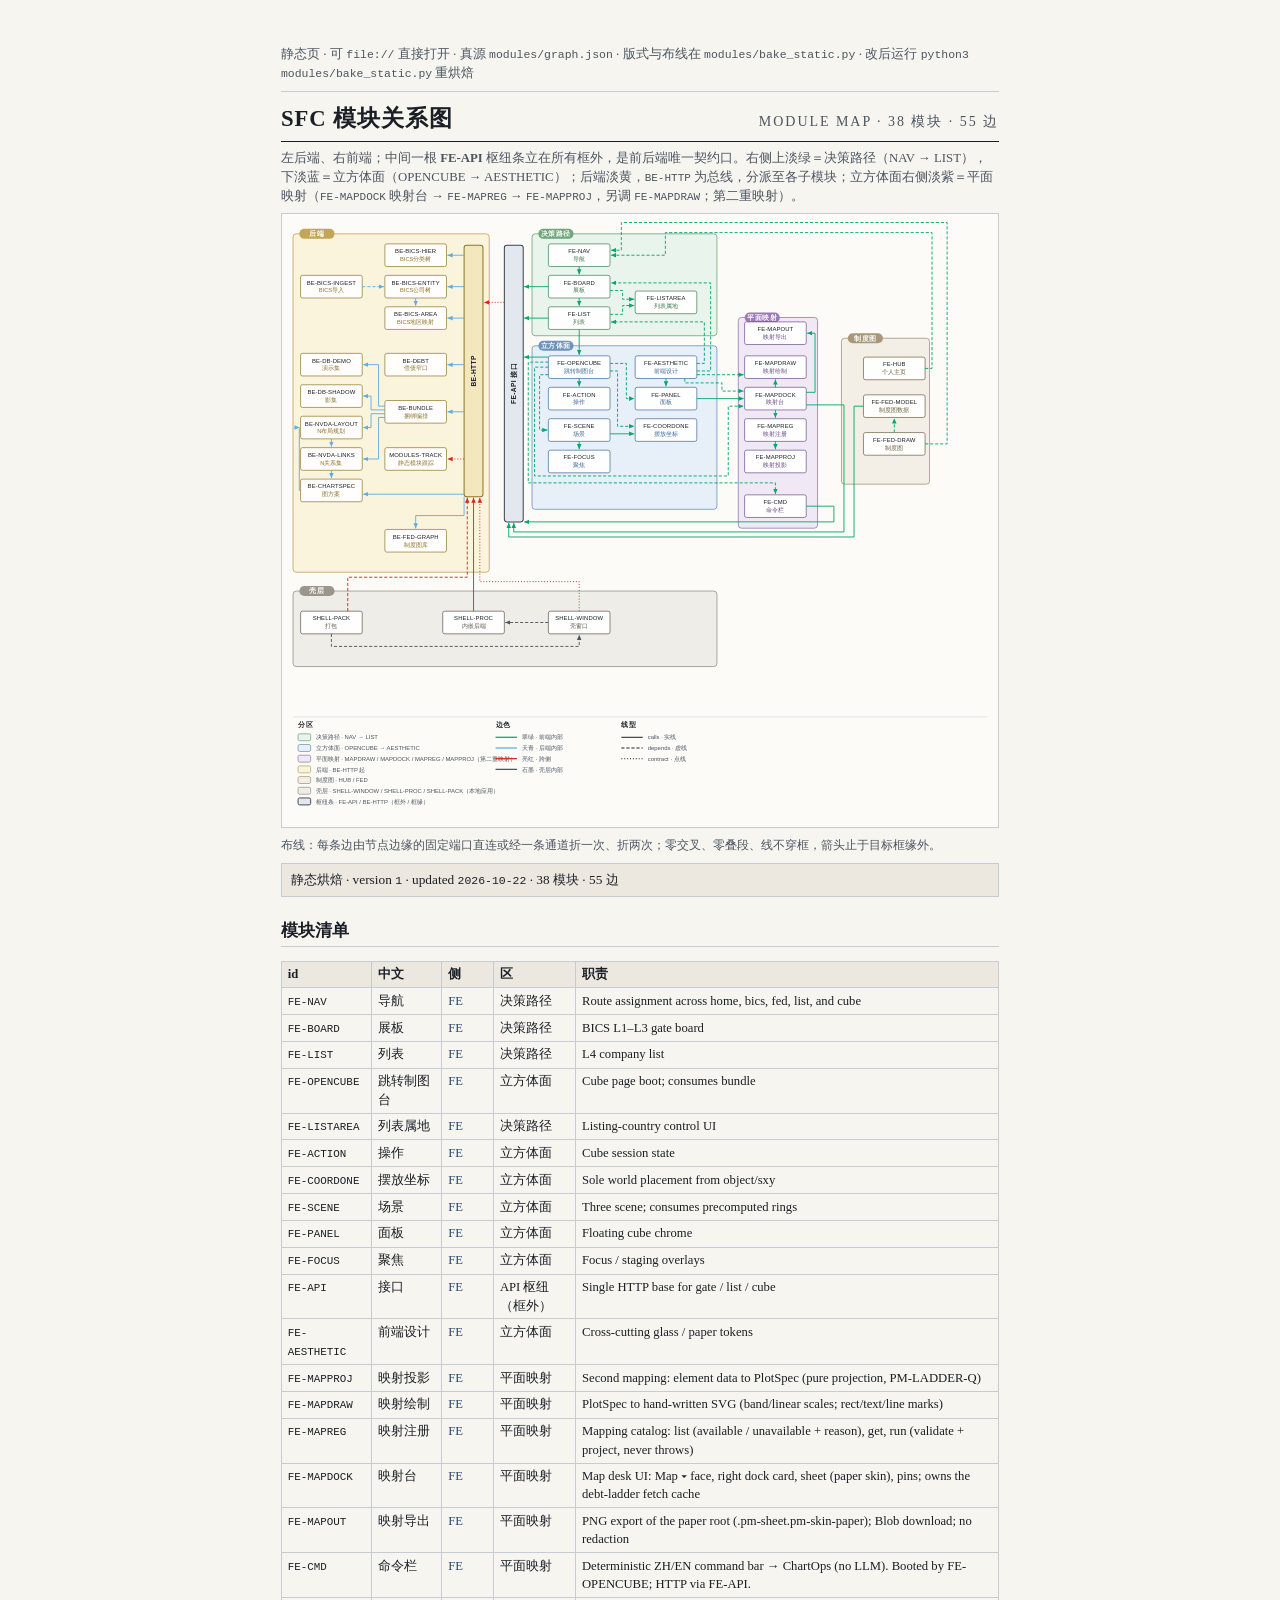
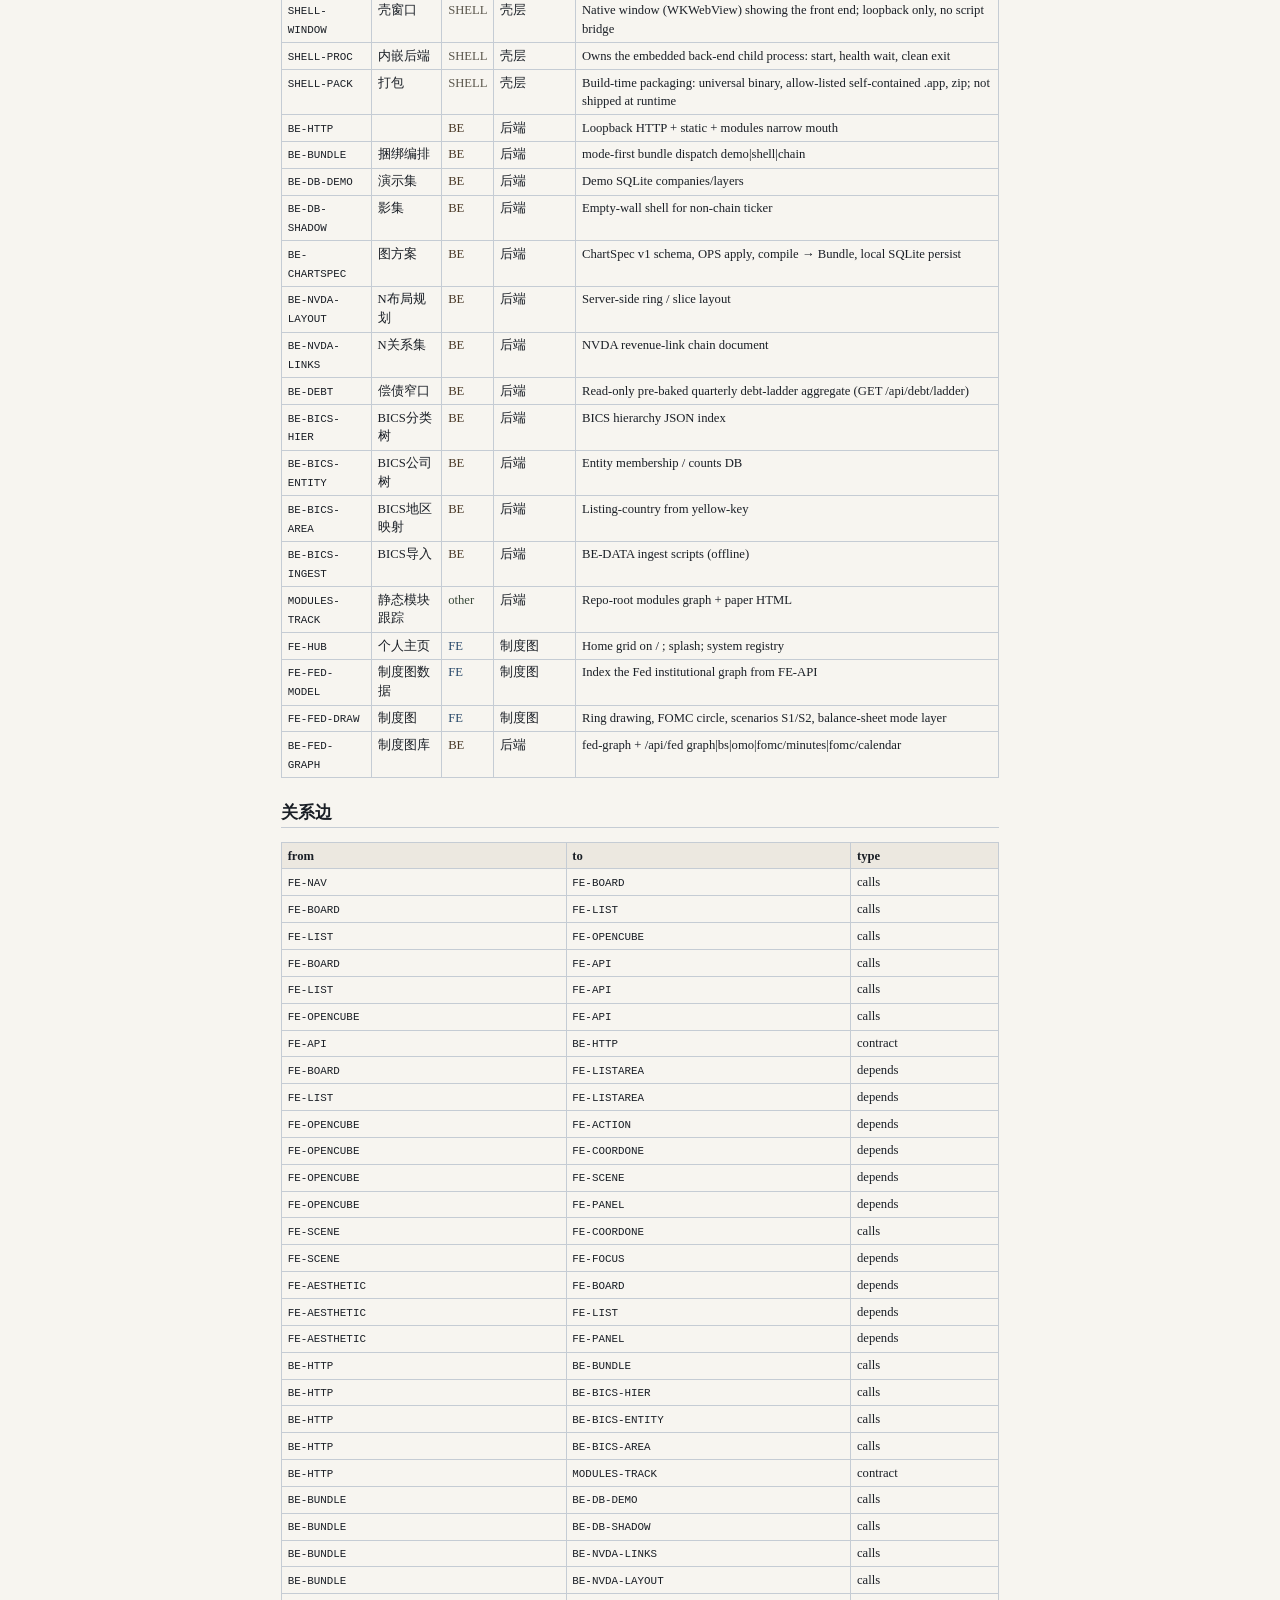
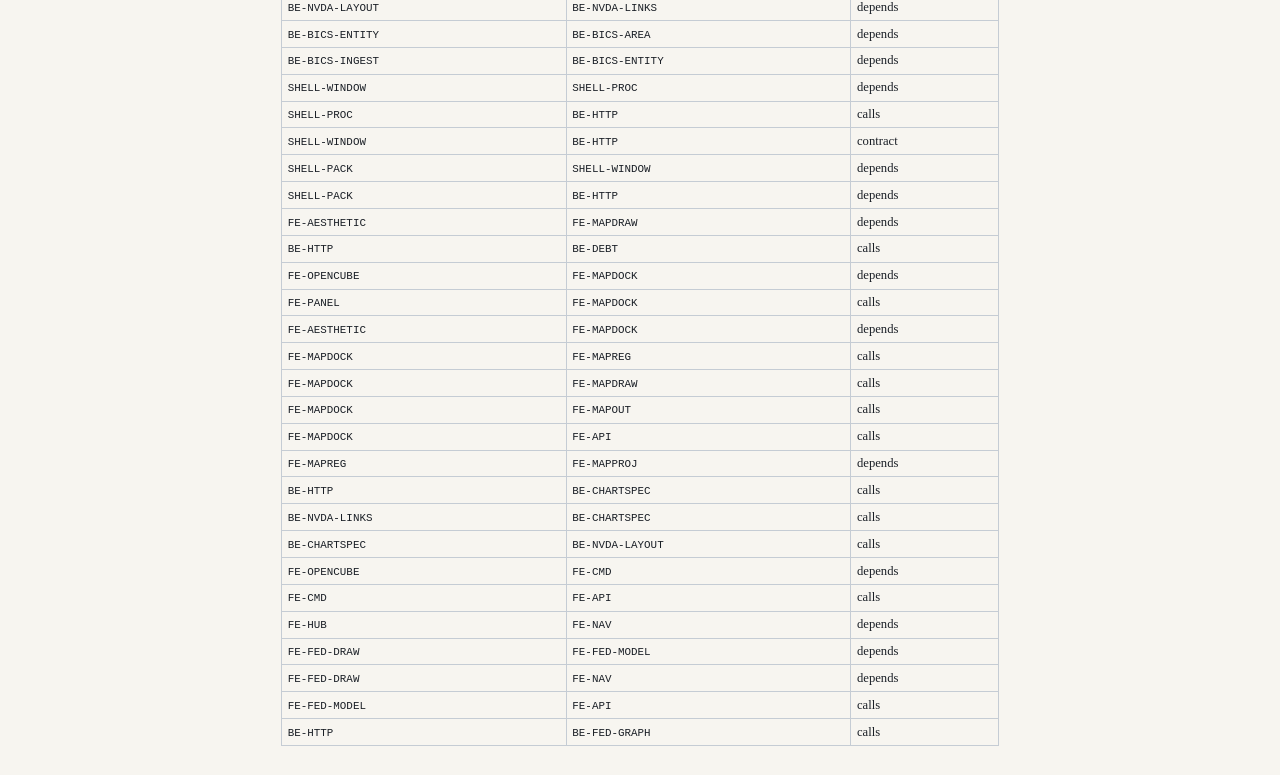
<file: modules/index.html>
<!DOCTYPE html>
<html lang="zh-CN">
<head>
<meta charset="utf-8">
<title>SFC 静态模块关系图</title>
<style>
:root {
  --paper: #f7f5f0;
  --ink: #1a1f26;
  --muted: #4a5560;
  --rule: #c5ccd4;
  --fill: #ece8e0;
  --fe: #2a4a6a;
  --be: #4a3a28;
  --other: #3a4a3a;
}
@page { size: A4; margin: 10mm; }
* { box-sizing: border-box; }
body {
  margin: 0 auto;
  padding: 10mm 10mm 16mm;
  max-width: 210mm;
  color: var(--ink);
  background: var(--paper);
  font-family: "Iowan Old Style", "Palatino Linotype", Palatino, "Songti SC", "Noto Serif SC", serif;
  font-size: 11pt;
  line-height: 1.45;
}
header.head { display: flex; align-items: baseline; justify-content: space-between; gap: 1em;
  border-bottom: 1.5px solid var(--ink); padding-bottom: 0.35em; margin-bottom: 0.5em; }
h1 { font-size: 17pt; font-weight: 600; letter-spacing: 0.04em; margin: 0; }
.brand { letter-spacing: 0.14em; font-size: 10.5pt; margin: 0; color: var(--muted); }
h2 { font-size: 12.5pt; border-bottom: 1px solid var(--rule); padding-bottom: 0.15em; margin-top: 1.35em; }
p { margin: 0.45em 0; }
.cover-meta, .lede, .status { color: var(--muted); font-size: 9.6pt; }
.lede { margin: 0.2em 0 0.6em; }
.no-print { font-size: 10pt; color: var(--muted); border-bottom: 1px solid var(--rule); padding-bottom: 0.6em; margin-bottom: 0.8em; }
table { width: 100%; border-collapse: collapse; font-size: 9.5pt; margin: 0.6em 0 1em; }
th, td { border: 1px solid var(--rule); padding: 0.28em 0.45em; text-align: left; vertical-align: top; }
th { background: var(--fill); font-weight: 600; }
code { font-family: "SF Mono", ui-monospace, Menlo, Consolas, monospace; font-size: 0.86em; }
.badge { display: inline-block; border: 1px solid var(--rule); background: var(--fill); padding: 0.05em 0.4em; font-size: 9pt; }
.callout { background: var(--fill); border: 1px solid var(--rule); padding: 0.45em 0.65em; margin: 0.7em 0; font-size: 10pt; }
.fig { margin: 0.4em 0 0.6em; border: 1px solid var(--rule); background: #fcfbf8; padding: 0.4em 0.4em 0.2em; }
.fig svg { display: block; width: 100%; height: auto; }
.fig-cap { font-size: 9pt; color: var(--muted); margin: 0.5em 0 0; }
.tables { break-before: page; }
.side-FE { color: var(--fe); }
.side-BE { color: var(--be); }
.side-SHELL { color: #5b574c; }
.side-other { color: var(--other); }
@media print {
  body { background: white; padding: 0; max-width: none; }
  .no-print { display: none; }
  .fig { background: white; }
}
</style>
</head>
<body>
<p class="no-print">静态页 · 可 <code>file://</code> 直接打开 · 真源 <code>modules/graph.json</code> · 版式与布线在 <code>modules/bake_static.py</code> · 改后运行 <code>python3 modules/bake_static.py</code> 重烘焙</p>
<header class="head">
  <h1>SFC 模块关系图</h1>
  <p class="brand">MODULE MAP · 38 模块 · 55 边</p>
</header>
<p class="lede">左后端、右前端；中间一根 <strong>FE-API</strong> 枢纽条立在所有框外，是前后端唯一契约口。右侧上淡绿＝决策路径（NAV → LIST），下淡蓝＝立方体面（OPENCUBE → AESTHETIC）；后端淡黄，<code>BE-HTTP</code> 为总线，分派至各子模块；立方体面右侧淡紫＝平面映射（<code>FE-MAPDOCK</code> 映射台 → <code>FE-MAPREG</code> → <code>FE-MAPPROJ</code>，另调 <code>FE-MAPDRAW</code>；第二重映射）。</p>

<div class="fig" id="fig">
<svg id="graph-svg" viewBox="0 0 1120 960" xmlns="http://www.w3.org/2000/svg" role="img" aria-label="SFC module relation graph" font-family="'Helvetica Neue', Helvetica, Arial, 'PingFang SC', sans-serif"><defs><marker id="arrow-fe" viewBox="0 0 12 12" refX="11" refY="6" markerWidth="9" markerHeight="9" markerUnits="userSpaceOnUse" orient="auto"><path d="M0 1.2 L11 6 L0 10.8 z" fill="#00a86b"/></marker><marker id="arrow-be" viewBox="0 0 12 12" refX="11" refY="6" markerWidth="9" markerHeight="9" markerUnits="userSpaceOnUse" orient="auto"><path d="M0 1.2 L11 6 L0 10.8 z" fill="#5dade2"/></marker><marker id="arrow-x" viewBox="0 0 12 12" refX="11" refY="6" markerWidth="9" markerHeight="9" markerUnits="userSpaceOnUse" orient="auto"><path d="M0 1.2 L11 6 L0 10.8 z" fill="#e02020"/></marker><marker id="arrow-shell" viewBox="0 0 12 12" refX="11" refY="6" markerWidth="9" markerHeight="9" markerUnits="userSpaceOnUse" orient="auto"><path d="M0 1.2 L11 6 L0 10.8 z" fill="#4a5560"/></marker></defs><rect x="8" y="22" width="312" height="538" rx="5" fill="#fbf4dd" stroke="#c2a557" stroke-width="1.3"/><rect x="388" y="22" width="294" height="162" rx="5" fill="#e9f5ec" stroke="#6fa77c" stroke-width="1.3"/><rect x="388" y="200" width="294" height="260" rx="5" fill="#e7f0f9" stroke="#6f94bb" stroke-width="1.3"/><rect x="716" y="155" width="126" height="335" rx="5" fill="#f0e9f5" stroke="#9b7bb8" stroke-width="1.3"/><rect x="880" y="188" width="140" height="232" rx="5" fill="#f4efe6" stroke="#a89878" stroke-width="1.3"/><rect x="8" y="590" width="674" height="120" rx="5" fill="#eeede8" stroke="#9a968a" stroke-width="1.3"/><rect x="18" y="14" width="56" height="16" rx="8" fill="#c2a557"/><text x="46" y="25.6" text-anchor="middle" font-family="'Iowan Old Style', 'Palatino Linotype', Palatino, 'Songti SC', 'Noto Serif SC', serif" font-size="10.5" font-weight="700" fill="#ffffff" letter-spacing="0.08em">后端</text><rect x="398" y="14" width="56" height="16" rx="8" fill="#6fa77c"/><text x="426" y="25.6" text-anchor="middle" font-family="'Iowan Old Style', 'Palatino Linotype', Palatino, 'Songti SC', 'Noto Serif SC', serif" font-size="10.5" font-weight="700" fill="#ffffff" letter-spacing="0.08em">决策路径</text><rect x="398" y="192" width="56" height="16" rx="8" fill="#6f94bb"/><text x="426" y="203.6" text-anchor="middle" font-family="'Iowan Old Style', 'Palatino Linotype', Palatino, 'Songti SC', 'Noto Serif SC', serif" font-size="10.5" font-weight="700" fill="#ffffff" letter-spacing="0.08em">立方体面</text><rect x="726" y="147" width="56" height="16" rx="8" fill="#9b7bb8"/><text x="754" y="158.6" text-anchor="middle" font-family="'Iowan Old Style', 'Palatino Linotype', Palatino, 'Songti SC', 'Noto Serif SC', serif" font-size="10.5" font-weight="700" fill="#ffffff" letter-spacing="0.08em">平面映射</text><rect x="890" y="180" width="56" height="16" rx="8" fill="#a89878"/><text x="918" y="191.6" text-anchor="middle" font-family="'Iowan Old Style', 'Palatino Linotype', Palatino, 'Songti SC', 'Noto Serif SC', serif" font-size="10.5" font-weight="700" fill="#ffffff" letter-spacing="0.08em">制度图</text><rect x="18" y="582" width="56" height="16" rx="8" fill="#9a968a"/><text x="46" y="593.6" text-anchor="middle" font-family="'Iowan Old Style', 'Palatino Linotype', Palatino, 'Songti SC', 'Noto Serif SC', serif" font-size="10.5" font-weight="700" fill="#ffffff" letter-spacing="0.08em">壳层</text><g><title>BE-HTTP — Loopback HTTP + static + modules narrow mouth</title><rect x="280" y="40" width="30" height="400" rx="4" fill="#f3e7bd" stroke="#8c7326" stroke-width="1.6"/><text transform="translate(298.4 240) rotate(-90)" text-anchor="middle" font-size="10.5" font-weight="700" letter-spacing="0.06em" fill="#1a1f26">BE-HTTP</text></g><g><title>BE-DEBT — Read-only pre-baked quarterly debt-ladder aggregate (GET /api/debt/ladder)</title><rect x="154" y="212" width="98" height="36" rx="3" fill="#ffffff" fill-opacity="0.94" stroke="#8c7326" stroke-width="1.1"/><text x="203" y="226.8" text-anchor="middle" font-size="9.4" fill="#1a1f26" letter-spacing="0.02em">BE-DEBT</text><text x="203" y="239.2" text-anchor="middle" font-size="9" fill="#8c7326">偿债窄口</text></g><g><title>BE-BICS-HIER — BICS hierarchy JSON index</title><rect x="154" y="38" width="98" height="36" rx="3" fill="#ffffff" fill-opacity="0.94" stroke="#8c7326" stroke-width="1.1"/><text x="203" y="52.8" text-anchor="middle" font-size="9.4" fill="#1a1f26" letter-spacing="0.02em">BE-BICS-HIER</text><text x="203" y="65.2" text-anchor="middle" font-size="9" fill="#8c7326">BICS分类树</text></g><g><title>BE-BICS-ENTITY — Entity membership / counts DB</title><rect x="154" y="88" width="98" height="36" rx="3" fill="#ffffff" fill-opacity="0.94" stroke="#8c7326" stroke-width="1.1"/><text x="203" y="102.8" text-anchor="middle" font-size="9.4" fill="#1a1f26" letter-spacing="0.02em">BE-BICS-ENTITY</text><text x="203" y="115.2" text-anchor="middle" font-size="9" fill="#8c7326">BICS公司树</text></g><g><title>BE-BICS-INGEST — BE-DATA ingest scripts (offline)</title><rect x="20" y="88" width="98" height="36" rx="3" fill="#ffffff" fill-opacity="0.94" stroke="#8c7326" stroke-width="1.1"/><text x="69" y="102.8" text-anchor="middle" font-size="9.4" fill="#1a1f26" letter-spacing="0.02em">BE-BICS-INGEST</text><text x="69" y="115.2" text-anchor="middle" font-size="9" fill="#8c7326">BICS导入</text></g><g><title>BE-BICS-AREA — Listing-country from yellow-key</title><rect x="154" y="138" width="98" height="36" rx="3" fill="#ffffff" fill-opacity="0.94" stroke="#8c7326" stroke-width="1.1"/><text x="203" y="152.8" text-anchor="middle" font-size="9.4" fill="#1a1f26" letter-spacing="0.02em">BE-BICS-AREA</text><text x="203" y="165.2" text-anchor="middle" font-size="9" fill="#8c7326">BICS地区映射</text></g><g><title>BE-BUNDLE — mode-first bundle dispatch demo|shell|chain</title><rect x="154" y="287" width="98" height="36" rx="3" fill="#ffffff" fill-opacity="0.94" stroke="#8c7326" stroke-width="1.1"/><text x="203" y="301.8" text-anchor="middle" font-size="9.4" fill="#1a1f26" letter-spacing="0.02em">BE-BUNDLE</text><text x="203" y="314.2" text-anchor="middle" font-size="9" fill="#8c7326">捆绑编排</text></g><g><title>BE-CHARTSPEC — ChartSpec v1 schema, OPS apply, compile → Bundle, local SQLite persist</title><rect x="20" y="412" width="98" height="36" rx="3" fill="#ffffff" fill-opacity="0.94" stroke="#8c7326" stroke-width="1.1"/><text x="69" y="426.8" text-anchor="middle" font-size="9.4" fill="#1a1f26" letter-spacing="0.02em">BE-CHARTSPEC</text><text x="69" y="439.2" text-anchor="middle" font-size="9" fill="#8c7326">图方案</text></g><g><title>BE-DB-DEMO — Demo SQLite companies/layers</title><rect x="20" y="212" width="98" height="36" rx="3" fill="#ffffff" fill-opacity="0.94" stroke="#8c7326" stroke-width="1.1"/><text x="69" y="226.8" text-anchor="middle" font-size="9.4" fill="#1a1f26" letter-spacing="0.02em">BE-DB-DEMO</text><text x="69" y="239.2" text-anchor="middle" font-size="9" fill="#8c7326">演示集</text></g><g><title>BE-DB-SHADOW — Empty-wall shell for non-chain ticker</title><rect x="20" y="262" width="98" height="36" rx="3" fill="#ffffff" fill-opacity="0.94" stroke="#8c7326" stroke-width="1.1"/><text x="69" y="276.8" text-anchor="middle" font-size="9.4" fill="#1a1f26" letter-spacing="0.02em">BE-DB-SHADOW</text><text x="69" y="289.2" text-anchor="middle" font-size="9" fill="#8c7326">影集</text></g><g><title>BE-NVDA-LAYOUT — Server-side ring / slice layout</title><rect x="20" y="312" width="98" height="36" rx="3" fill="#ffffff" fill-opacity="0.94" stroke="#8c7326" stroke-width="1.1"/><text x="69" y="326.8" text-anchor="middle" font-size="9.4" fill="#1a1f26" letter-spacing="0.02em">BE-NVDA-LAYOUT</text><text x="69" y="339.2" text-anchor="middle" font-size="9" fill="#8c7326">N布局规划</text></g><g><title>BE-NVDA-LINKS — NVDA revenue-link chain document</title><rect x="20" y="362" width="98" height="36" rx="3" fill="#ffffff" fill-opacity="0.94" stroke="#8c7326" stroke-width="1.1"/><text x="69" y="376.8" text-anchor="middle" font-size="9.4" fill="#1a1f26" letter-spacing="0.02em">BE-NVDA-LINKS</text><text x="69" y="389.2" text-anchor="middle" font-size="9" fill="#8c7326">N关系集</text></g><g><title>MODULES-TRACK — Repo-root modules graph + paper HTML</title><rect x="154" y="362" width="98" height="36" rx="3" fill="#ffffff" fill-opacity="0.94" stroke="#8c7326" stroke-width="1.1"/><text x="203" y="376.8" text-anchor="middle" font-size="9.4" fill="#1a1f26" letter-spacing="0.02em">MODULES-TRACK</text><text x="203" y="389.2" text-anchor="middle" font-size="9" fill="#8c7326">静态模块跟踪</text></g><g><title>FE-API — Single HTTP base for gate / list / cube</title><rect x="344" y="40" width="30" height="440" rx="4" fill="#e3e8ee" stroke="#3a4552" stroke-width="1.6"/><text transform="translate(362.4 260) rotate(-90)" text-anchor="middle" font-size="10.5" font-weight="700" letter-spacing="0.06em" fill="#1a1f26">FE-API 接口</text></g><g><title>FE-NAV — Route assignment across home, bics, fed, list, and cube</title><rect x="414" y="38" width="98" height="36" rx="3" fill="#ffffff" fill-opacity="0.94" stroke="#3f7a4d" stroke-width="1.1"/><text x="463" y="52.8" text-anchor="middle" font-size="9.4" fill="#1a1f26" letter-spacing="0.02em">FE-NAV</text><text x="463" y="65.2" text-anchor="middle" font-size="9" fill="#3f7a4d">导航</text></g><g><title>FE-BOARD — BICS L1–L3 gate board</title><rect x="414" y="88" width="98" height="36" rx="3" fill="#ffffff" fill-opacity="0.94" stroke="#3f7a4d" stroke-width="1.1"/><text x="463" y="102.8" text-anchor="middle" font-size="9.4" fill="#1a1f26" letter-spacing="0.02em">FE-BOARD</text><text x="463" y="115.2" text-anchor="middle" font-size="9" fill="#3f7a4d">展板</text></g><g><title>FE-LIST — L4 company list</title><rect x="414" y="138" width="98" height="36" rx="3" fill="#ffffff" fill-opacity="0.94" stroke="#3f7a4d" stroke-width="1.1"/><text x="463" y="152.8" text-anchor="middle" font-size="9.4" fill="#1a1f26" letter-spacing="0.02em">FE-LIST</text><text x="463" y="165.2" text-anchor="middle" font-size="9" fill="#3f7a4d">列表</text></g><g><title>FE-LISTAREA — Listing-country control UI</title><rect x="552" y="113" width="98" height="36" rx="3" fill="#ffffff" fill-opacity="0.94" stroke="#3f7a4d" stroke-width="1.1"/><text x="601" y="127.8" text-anchor="middle" font-size="9.4" fill="#1a1f26" letter-spacing="0.02em">FE-LISTAREA</text><text x="601" y="140.2" text-anchor="middle" font-size="9" fill="#3f7a4d">列表属地</text></g><g><title>FE-OPENCUBE — Cube page boot; consumes bundle</title><rect x="414" y="216" width="98" height="36" rx="3" fill="#ffffff" fill-opacity="0.94" stroke="#3d6896" stroke-width="1.1"/><text x="463" y="230.8" text-anchor="middle" font-size="9.4" fill="#1a1f26" letter-spacing="0.02em">FE-OPENCUBE</text><text x="463" y="243.2" text-anchor="middle" font-size="9" fill="#3d6896">跳转制图台</text></g><g><title>FE-AESTHETIC — Cross-cutting glass / paper tokens</title><rect x="552" y="216" width="98" height="36" rx="3" fill="#ffffff" fill-opacity="0.94" stroke="#3d6896" stroke-width="1.1"/><text x="601" y="230.8" text-anchor="middle" font-size="9.4" fill="#1a1f26" letter-spacing="0.02em">FE-AESTHETIC</text><text x="601" y="243.2" text-anchor="middle" font-size="9" fill="#3d6896">前端设计</text></g><g><title>FE-ACTION — Cube session state</title><rect x="414" y="266" width="98" height="36" rx="3" fill="#ffffff" fill-opacity="0.94" stroke="#3d6896" stroke-width="1.1"/><text x="463" y="280.8" text-anchor="middle" font-size="9.4" fill="#1a1f26" letter-spacing="0.02em">FE-ACTION</text><text x="463" y="293.2" text-anchor="middle" font-size="9" fill="#3d6896">操作</text></g><g><title>FE-PANEL — Floating cube chrome</title><rect x="552" y="266" width="98" height="36" rx="3" fill="#ffffff" fill-opacity="0.94" stroke="#3d6896" stroke-width="1.1"/><text x="601" y="280.8" text-anchor="middle" font-size="9.4" fill="#1a1f26" letter-spacing="0.02em">FE-PANEL</text><text x="601" y="293.2" text-anchor="middle" font-size="9" fill="#3d6896">面板</text></g><g><title>FE-SCENE — Three scene; consumes precomputed rings</title><rect x="414" y="316" width="98" height="36" rx="3" fill="#ffffff" fill-opacity="0.94" stroke="#3d6896" stroke-width="1.1"/><text x="463" y="330.8" text-anchor="middle" font-size="9.4" fill="#1a1f26" letter-spacing="0.02em">FE-SCENE</text><text x="463" y="343.2" text-anchor="middle" font-size="9" fill="#3d6896">场景</text></g><g><title>FE-COORDONE — Sole world placement from object/sxy</title><rect x="552" y="316" width="98" height="36" rx="3" fill="#ffffff" fill-opacity="0.94" stroke="#3d6896" stroke-width="1.1"/><text x="601" y="330.8" text-anchor="middle" font-size="9.4" fill="#1a1f26" letter-spacing="0.02em">FE-COORDONE</text><text x="601" y="343.2" text-anchor="middle" font-size="9" fill="#3d6896">摆放坐标</text></g><g><title>FE-FOCUS — Focus / staging overlays</title><rect x="414" y="366" width="98" height="36" rx="3" fill="#ffffff" fill-opacity="0.94" stroke="#3d6896" stroke-width="1.1"/><text x="463" y="380.8" text-anchor="middle" font-size="9.4" fill="#1a1f26" letter-spacing="0.02em">FE-FOCUS</text><text x="463" y="393.2" text-anchor="middle" font-size="9" fill="#3d6896">聚焦</text></g><g><title>FE-MAPOUT — PNG export of the paper root (.pm-sheet.pm-skin-paper); Blob download; no redaction</title><rect x="726" y="162" width="98" height="36" rx="3" fill="#ffffff" fill-opacity="0.94" stroke="#6b4a8a" stroke-width="1.1"/><text x="775" y="176.8" text-anchor="middle" font-size="9.4" fill="#1a1f26" letter-spacing="0.02em">FE-MAPOUT</text><text x="775" y="189.2" text-anchor="middle" font-size="9" fill="#6b4a8a">映射导出</text></g><g><title>FE-MAPDRAW — PlotSpec to hand-written SVG (band/linear scales; rect/text/line marks)</title><rect x="726" y="216" width="98" height="36" rx="3" fill="#ffffff" fill-opacity="0.94" stroke="#6b4a8a" stroke-width="1.1"/><text x="775" y="230.8" text-anchor="middle" font-size="9.4" fill="#1a1f26" letter-spacing="0.02em">FE-MAPDRAW</text><text x="775" y="243.2" text-anchor="middle" font-size="9" fill="#6b4a8a">映射绘制</text></g><g><title>FE-MAPDOCK — Map desk UI: Map ▾ face, right dock card, sheet (paper skin), pins; owns the debt-ladder fetch cache</title><rect x="726" y="266" width="98" height="36" rx="3" fill="#ffffff" fill-opacity="0.94" stroke="#6b4a8a" stroke-width="1.1"/><text x="775" y="280.8" text-anchor="middle" font-size="9.4" fill="#1a1f26" letter-spacing="0.02em">FE-MAPDOCK</text><text x="775" y="293.2" text-anchor="middle" font-size="9" fill="#6b4a8a">映射台</text></g><g><title>FE-MAPREG — Mapping catalog: list (available / unavailable + reason), get, run (validate + project, never throws)</title><rect x="726" y="316" width="98" height="36" rx="3" fill="#ffffff" fill-opacity="0.94" stroke="#6b4a8a" stroke-width="1.1"/><text x="775" y="330.8" text-anchor="middle" font-size="9.4" fill="#1a1f26" letter-spacing="0.02em">FE-MAPREG</text><text x="775" y="343.2" text-anchor="middle" font-size="9" fill="#6b4a8a">映射注册</text></g><g><title>FE-MAPPROJ — Second mapping: element data to PlotSpec (pure projection, PM-LADDER-Q)</title><rect x="726" y="366" width="98" height="36" rx="3" fill="#ffffff" fill-opacity="0.94" stroke="#6b4a8a" stroke-width="1.1"/><text x="775" y="380.8" text-anchor="middle" font-size="9.4" fill="#1a1f26" letter-spacing="0.02em">FE-MAPPROJ</text><text x="775" y="393.2" text-anchor="middle" font-size="9" fill="#6b4a8a">映射投影</text></g><g><title>FE-CMD — Deterministic ZH/EN command bar → ChartOps (no LLM). Booted by FE-OPENCUBE; HTTP via FE-API.</title><rect x="726" y="437" width="98" height="36" rx="3" fill="#ffffff" fill-opacity="0.94" stroke="#6b4a8a" stroke-width="1.1"/><text x="775" y="451.8" text-anchor="middle" font-size="9.4" fill="#1a1f26" letter-spacing="0.02em">FE-CMD</text><text x="775" y="464.2" text-anchor="middle" font-size="9" fill="#6b4a8a">命令栏</text></g><g><title>SHELL-WINDOW — Native window (WKWebView) showing the front end; loopback only, no script bridge</title><rect x="414" y="622" width="98" height="36" rx="3" fill="#ffffff" fill-opacity="0.94" stroke="#5b574c" stroke-width="1.1"/><text x="463" y="636.8" text-anchor="middle" font-size="9.4" fill="#1a1f26" letter-spacing="0.02em">SHELL-WINDOW</text><text x="463" y="649.2" text-anchor="middle" font-size="9" fill="#5b574c">壳窗口</text></g><g><title>SHELL-PROC — Owns the embedded back-end child process: start, health wait, clean exit</title><rect x="246" y="622" width="98" height="36" rx="3" fill="#ffffff" fill-opacity="0.94" stroke="#5b574c" stroke-width="1.1"/><text x="295" y="636.8" text-anchor="middle" font-size="9.4" fill="#1a1f26" letter-spacing="0.02em">SHELL-PROC</text><text x="295" y="649.2" text-anchor="middle" font-size="9" fill="#5b574c">内嵌后端</text></g><g><title>SHELL-PACK — Build-time packaging: universal binary, allow-listed self-contained .app, zip; not shipped at runtime</title><rect x="20" y="622" width="98" height="36" rx="3" fill="#ffffff" fill-opacity="0.94" stroke="#5b574c" stroke-width="1.1"/><text x="69" y="636.8" text-anchor="middle" font-size="9.4" fill="#1a1f26" letter-spacing="0.02em">SHELL-PACK</text><text x="69" y="649.2" text-anchor="middle" font-size="9" fill="#5b574c">打包</text></g><g><title>FE-HUB — Home grid on / ; splash; system registry</title><rect x="915" y="218" width="98" height="36" rx="3" fill="#ffffff" fill-opacity="0.94" stroke="#6e5c3e" stroke-width="1.1"/><text x="964" y="232.8" text-anchor="middle" font-size="9.4" fill="#1a1f26" letter-spacing="0.02em">FE-HUB</text><text x="964" y="245.2" text-anchor="middle" font-size="9" fill="#6e5c3e">个人主页</text></g><g><title>FE-FED-MODEL — Index the Fed institutional graph from FE-API</title><rect x="915" y="278" width="98" height="36" rx="3" fill="#ffffff" fill-opacity="0.94" stroke="#6e5c3e" stroke-width="1.1"/><text x="964" y="292.8" text-anchor="middle" font-size="9.4" fill="#1a1f26" letter-spacing="0.02em">FE-FED-MODEL</text><text x="964" y="305.2" text-anchor="middle" font-size="9" fill="#6e5c3e">制度图数据</text></g><g><title>FE-FED-DRAW — Ring drawing, FOMC circle, scenarios S1/S2, balance-sheet mode layer</title><rect x="915" y="338" width="98" height="36" rx="3" fill="#ffffff" fill-opacity="0.94" stroke="#6e5c3e" stroke-width="1.1"/><text x="964" y="352.8" text-anchor="middle" font-size="9.4" fill="#1a1f26" letter-spacing="0.02em">FE-FED-DRAW</text><text x="964" y="365.2" text-anchor="middle" font-size="9" fill="#6e5c3e">制度图</text></g><g><title>BE-FED-GRAPH — fed-graph + /api/fed graph|bs|omo|fomc/minutes|fomc/calendar</title><rect x="154" y="492" width="98" height="36" rx="3" fill="#ffffff" fill-opacity="0.94" stroke="#8c7326" stroke-width="1.1"/><text x="203" y="506.8" text-anchor="middle" font-size="9.4" fill="#1a1f26" letter-spacing="0.02em">BE-FED-GRAPH</text><text x="203" y="519.2" text-anchor="middle" font-size="9" fill="#8c7326">制度图库</text></g><path d="M463 74 L463 86.5" fill="none" stroke="#00a86b" stroke-width="1.45" stroke-linejoin="round" marker-end="url(#arrow-fe)"><title>FE-NAV → FE-BOARD (calls)</title></path><path d="M463 124 L463 136.5" fill="none" stroke="#00a86b" stroke-width="1.45" stroke-linejoin="round" marker-end="url(#arrow-fe)"><title>FE-BOARD → FE-LIST (calls)</title></path><path d="M463 174 L463 214.5" fill="none" stroke="#00a86b" stroke-width="1.45" stroke-linejoin="round" marker-end="url(#arrow-fe)"><title>FE-LIST → FE-OPENCUBE (calls)</title></path><path d="M414 106 L375.5 106" fill="none" stroke="#00a86b" stroke-width="1.45" stroke-linejoin="round" marker-end="url(#arrow-fe)"><title>FE-BOARD → FE-API (calls)</title></path><path d="M414 156 L375.5 156" fill="none" stroke="#00a86b" stroke-width="1.45" stroke-linejoin="round" marker-end="url(#arrow-fe)"><title>FE-LIST → FE-API (calls)</title></path><path d="M414 218 L375.5 218" fill="none" stroke="#00a86b" stroke-width="1.45" stroke-linejoin="round" marker-end="url(#arrow-fe)"><title>FE-OPENCUBE → FE-API (calls)</title></path><path d="M344 131 L311.5 131" fill="none" stroke="#e02020" stroke-width="1.45" stroke-linejoin="round" marker-end="url(#arrow-x)" stroke-dasharray="1.6 3"><title>FE-API → BE-HTTP (contract)</title></path><path d="M512 112 L532 112 L532 126 L550.5 126" fill="none" stroke="#00a86b" stroke-width="1.45" stroke-linejoin="round" marker-end="url(#arrow-fe)" stroke-dasharray="5 3"><title>FE-BOARD → FE-LISTAREA (depends)</title></path><path d="M512 150 L532 150 L532 136 L550.5 136" fill="none" stroke="#00a86b" stroke-width="1.45" stroke-linejoin="round" marker-end="url(#arrow-fe)" stroke-dasharray="5 3"><title>FE-LIST → FE-LISTAREA (depends)</title></path><path d="M463 252 L463 264.5" fill="none" stroke="#00a86b" stroke-width="1.45" stroke-linejoin="round" marker-end="url(#arrow-fe)" stroke-dasharray="5 3"><title>FE-OPENCUBE → FE-ACTION (depends)</title></path><path d="M512 240 L524 240 L524 328 L550.5 328" fill="none" stroke="#00a86b" stroke-width="1.45" stroke-linejoin="round" marker-end="url(#arrow-fe)" stroke-dasharray="5 3"><title>FE-OPENCUBE → FE-COORDONE (depends)</title></path><path d="M414 246 L400 246 L400 334 L412.5 334" fill="none" stroke="#00a86b" stroke-width="1.45" stroke-linejoin="round" marker-end="url(#arrow-fe)" stroke-dasharray="5 3"><title>FE-OPENCUBE → FE-SCENE (depends)</title></path><path d="M512 228 L538 228 L538 284 L550.5 284" fill="none" stroke="#00a86b" stroke-width="1.45" stroke-linejoin="round" marker-end="url(#arrow-fe)" stroke-dasharray="5 3"><title>FE-OPENCUBE → FE-PANEL (depends)</title></path><path d="M512 340 L550.5 340" fill="none" stroke="#00a86b" stroke-width="1.45" stroke-linejoin="round" marker-end="url(#arrow-fe)"><title>FE-SCENE → FE-COORDONE (calls)</title></path><path d="M463 352 L463 364.5" fill="none" stroke="#00a86b" stroke-width="1.45" stroke-linejoin="round" marker-end="url(#arrow-fe)" stroke-dasharray="5 3"><title>FE-SCENE → FE-FOCUS (depends)</title></path><path d="M650 240 L672 240 L672 100 L513.5 100" fill="none" stroke="#00a86b" stroke-width="1.45" stroke-linejoin="round" marker-end="url(#arrow-fe)" stroke-dasharray="5 3"><title>FE-AESTHETIC → FE-BOARD (depends)</title></path><path d="M650 228 L662 228 L662 162 L513.5 162" fill="none" stroke="#00a86b" stroke-width="1.45" stroke-linejoin="round" marker-end="url(#arrow-fe)" stroke-dasharray="5 3"><title>FE-AESTHETIC → FE-LIST (depends)</title></path><path d="M601 252 L601 264.5" fill="none" stroke="#00a86b" stroke-width="1.45" stroke-linejoin="round" marker-end="url(#arrow-fe)" stroke-dasharray="5 3"><title>FE-AESTHETIC → FE-PANEL (depends)</title></path><path d="M280 305 L253.5 305" fill="none" stroke="#5dade2" stroke-width="1.45" stroke-linejoin="round" marker-end="url(#arrow-be)"><title>BE-HTTP → BE-BUNDLE (calls)</title></path><path d="M280 56 L253.5 56" fill="none" stroke="#5dade2" stroke-width="1.45" stroke-linejoin="round" marker-end="url(#arrow-be)"><title>BE-HTTP → BE-BICS-HIER (calls)</title></path><path d="M280 106 L253.5 106" fill="none" stroke="#5dade2" stroke-width="1.45" stroke-linejoin="round" marker-end="url(#arrow-be)"><title>BE-HTTP → BE-BICS-ENTITY (calls)</title></path><path d="M280 156 L253.5 156" fill="none" stroke="#5dade2" stroke-width="1.45" stroke-linejoin="round" marker-end="url(#arrow-be)"><title>BE-HTTP → BE-BICS-AREA (calls)</title></path><path d="M280 380 L253.5 380" fill="none" stroke="#e02020" stroke-width="1.45" stroke-linejoin="round" marker-end="url(#arrow-x)" stroke-dasharray="1.6 3"><title>BE-HTTP → MODULES-TRACK (contract)</title></path><path d="M154 296 L144 296 L144 230 L119.5 230" fill="none" stroke="#5dade2" stroke-width="1.45" stroke-linejoin="round" marker-end="url(#arrow-be)"><title>BE-BUNDLE → BE-DB-DEMO (calls)</title></path><path d="M154 302 L132 302 L132 280 L119.5 280" fill="none" stroke="#5dade2" stroke-width="1.45" stroke-linejoin="round" marker-end="url(#arrow-be)"><title>BE-BUNDLE → BE-DB-SHADOW (calls)</title></path><path d="M154 314 L144 314 L144 380 L119.5 380" fill="none" stroke="#5dade2" stroke-width="1.45" stroke-linejoin="round" marker-end="url(#arrow-be)"><title>BE-BUNDLE → BE-NVDA-LINKS (calls)</title></path><path d="M154 308 L132 308 L132 330 L119.5 330" fill="none" stroke="#5dade2" stroke-width="1.45" stroke-linejoin="round" marker-end="url(#arrow-be)"><title>BE-BUNDLE → BE-NVDA-LAYOUT (calls)</title></path><path d="M69 348 L69 360.5" fill="none" stroke="#5dade2" stroke-width="1.45" stroke-linejoin="round" marker-end="url(#arrow-be)" stroke-dasharray="5 3"><title>BE-NVDA-LAYOUT → BE-NVDA-LINKS (depends)</title></path><path d="M203 124 L203 136.5" fill="none" stroke="#5dade2" stroke-width="1.45" stroke-linejoin="round" marker-end="url(#arrow-be)" stroke-dasharray="5 3"><title>BE-BICS-ENTITY → BE-BICS-AREA (depends)</title></path><path d="M118 106 L152.5 106" fill="none" stroke="#5dade2" stroke-width="1.45" stroke-linejoin="round" marker-end="url(#arrow-be)" stroke-dasharray="5 3"><title>BE-BICS-INGEST → BE-BICS-ENTITY (depends)</title></path><path d="M414 640 L345.5 640" fill="none" stroke="#4a5560" stroke-width="1.45" stroke-linejoin="round" marker-end="url(#arrow-shell)" stroke-dasharray="5 3"><title>SHELL-WINDOW → SHELL-PROC (depends)</title></path><path d="M295 622 L295 441.5" fill="none" stroke="#e02020" stroke-width="1.45" stroke-linejoin="round" marker-end="url(#arrow-x)"><title>SHELL-PROC → BE-HTTP (calls)</title></path><path d="M463 622 L463 575 L305 575 L305 441.5" fill="none" stroke="#e02020" stroke-width="1.45" stroke-linejoin="round" marker-end="url(#arrow-x)" stroke-dasharray="1.6 3"><title>SHELL-WINDOW → BE-HTTP (contract)</title></path><path d="M69 658 L69 678 L463 678 L463 659.5" fill="none" stroke="#4a5560" stroke-width="1.45" stroke-linejoin="round" marker-end="url(#arrow-shell)" stroke-dasharray="5 3"><title>SHELL-PACK → SHELL-WINDOW (depends)</title></path><path d="M95 622 L95 568 L285 568 L285 441.5" fill="none" stroke="#e02020" stroke-width="1.45" stroke-linejoin="round" marker-end="url(#arrow-x)" stroke-dasharray="5 3"><title>SHELL-PACK → BE-HTTP (depends)</title></path><path d="M650 246 L724.5 246" fill="none" stroke="#00a86b" stroke-width="1.45" stroke-linejoin="round" marker-end="url(#arrow-fe)" stroke-dasharray="5 3"><title>FE-AESTHETIC → FE-MAPDRAW (depends)</title></path><path d="M280 230 L253.5 230" fill="none" stroke="#5dade2" stroke-width="1.45" stroke-linejoin="round" marker-end="url(#arrow-be)"><title>BE-HTTP → BE-DEBT (calls)</title></path><path d="M414 234 L392 234 L392 407 L700 407 L700 296 L724.5 296" fill="none" stroke="#00a86b" stroke-width="1.45" stroke-linejoin="round" marker-end="url(#arrow-fe)" stroke-dasharray="5 3"><title>FE-OPENCUBE → FE-MAPDOCK (depends)</title></path><path d="M650 284 L724.5 284" fill="none" stroke="#00a86b" stroke-width="1.45" stroke-linejoin="round" marker-end="url(#arrow-fe)"><title>FE-PANEL → FE-MAPDOCK (calls)</title></path><path d="M631 252 L631 259 L690 259 L690 272 L724.5 272" fill="none" stroke="#00a86b" stroke-width="1.45" stroke-linejoin="round" marker-end="url(#arrow-fe)" stroke-dasharray="5 3"><title>FE-AESTHETIC → FE-MAPDOCK (depends)</title></path><path d="M775 302 L775 314.5" fill="none" stroke="#00a86b" stroke-width="1.45" stroke-linejoin="round" marker-end="url(#arrow-fe)"><title>FE-MAPDOCK → FE-MAPREG (calls)</title></path><path d="M775 266 L775 253.5" fill="none" stroke="#00a86b" stroke-width="1.45" stroke-linejoin="round" marker-end="url(#arrow-fe)"><title>FE-MAPDOCK → FE-MAPDRAW (calls)</title></path><path d="M824 274 L838 274 L838 180 L825.5 180" fill="none" stroke="#00a86b" stroke-width="1.45" stroke-linejoin="round" marker-end="url(#arrow-fe)"><title>FE-MAPDOCK → FE-MAPOUT (calls)</title></path><path d="M824 294 L884 294 L884 496 L359 496 L359 481.5" fill="none" stroke="#00a86b" stroke-width="1.45" stroke-linejoin="round" marker-end="url(#arrow-fe)"><title>FE-MAPDOCK → FE-API (calls)</title></path><path d="M775 352 L775 364.5" fill="none" stroke="#00a86b" stroke-width="1.45" stroke-linejoin="round" marker-end="url(#arrow-fe)" stroke-dasharray="5 3"><title>FE-MAPREG → FE-MAPPROJ (depends)</title></path><path d="M280 436 L144 436 L119.5 436" fill="none" stroke="#5dade2" stroke-width="1.45" stroke-linejoin="round" marker-end="url(#arrow-be)"><title>BE-HTTP → BE-CHARTSPEC (calls)</title></path><path d="M69 398 L69 410.5" fill="none" stroke="#5dade2" stroke-width="1.45" stroke-linejoin="round" marker-end="url(#arrow-be)"><title>BE-NVDA-LINKS → BE-CHARTSPEC (calls)</title></path><path d="M20 430 L18 430 L18 330 L18.5 330" fill="none" stroke="#5dade2" stroke-width="1.45" stroke-linejoin="round" marker-end="url(#arrow-be)"><title>BE-CHARTSPEC → BE-NVDA-LAYOUT (calls)</title></path><path d="M414 226 L382 226 L382 418 L775 418 L775 435.5" fill="none" stroke="#00a86b" stroke-width="1.45" stroke-linejoin="round" marker-end="url(#arrow-fe)" stroke-dasharray="5 3"><title>FE-OPENCUBE → FE-CMD (depends)</title></path><path d="M824 455 L868 455 L868 480 L375.5 480" fill="none" stroke="#00a86b" stroke-width="1.45" stroke-linejoin="round" marker-end="url(#arrow-fe)"><title>FE-CMD → FE-API (calls)</title></path><path d="M1013 236 L1024 236 L1024 20 L600 20 L600 56 L513.5 56" fill="none" stroke="#00a86b" stroke-width="1.45" stroke-linejoin="round" marker-end="url(#arrow-fe)" stroke-dasharray="5 3"><title>FE-HUB → FE-NAV (depends)</title></path><path d="M964 338 L964 315.5" fill="none" stroke="#00a86b" stroke-width="1.45" stroke-linejoin="round" marker-end="url(#arrow-fe)" stroke-dasharray="5 3"><title>FE-FED-DRAW → FE-FED-MODEL (depends)</title></path><path d="M1013 356 L1048 356 L1048 4 L530 4 L530 48 L513.5 48" fill="none" stroke="#00a86b" stroke-width="1.45" stroke-linejoin="round" marker-end="url(#arrow-fe)" stroke-dasharray="5 3"><title>FE-FED-DRAW → FE-NAV (depends)</title></path><path d="M915 296 L900 296 L900 504 L351 504 L351 481.5" fill="none" stroke="#00a86b" stroke-width="1.45" stroke-linejoin="round" marker-end="url(#arrow-fe)"><title>FE-FED-MODEL → FE-API (calls)</title></path><path d="M280 440 L280 470 L203 470 L203 490.5" fill="none" stroke="#5dade2" stroke-width="1.45" stroke-linejoin="round" marker-end="url(#arrow-be)"><title>BE-HTTP → BE-FED-GRAPH (calls)</title></path><line x1="8" y1="790" x2="1112" y2="790" stroke="#c5ccd4" stroke-width="0.8"/><text x="16" y="806" font-family="'Iowan Old Style', 'Palatino Linotype', Palatino, 'Songti SC', 'Noto Serif SC', serif" font-size="10.5" font-weight="700" fill="#1a1f26" letter-spacing="0.1em">分区</text><rect x="16" y="817" width="20" height="11" rx="2.5" fill="#e9f5ec" stroke="#6fa77c" stroke-width="1.2"/><text x="44" y="826" font-size="9.4" fill="#4a5560">决策路径 · NAV → LIST</text><rect x="16" y="834" width="20" height="11" rx="2.5" fill="#e7f0f9" stroke="#6f94bb" stroke-width="1.2"/><text x="44" y="843" font-size="9.4" fill="#4a5560">立方体面 · OPENCUBE → AESTHETIC</text><rect x="16" y="851" width="20" height="11" rx="2.5" fill="#f0e9f5" stroke="#9b7bb8" stroke-width="1.2"/><text x="44" y="860" font-size="9.4" fill="#4a5560">平面映射 · MAPDRAW / MAPDOCK / MAPREG / MAPPROJ（第二重映射）</text><rect x="16" y="868" width="20" height="11" rx="2.5" fill="#fbf4dd" stroke="#c2a557" stroke-width="1.2"/><text x="44" y="877" font-size="9.4" fill="#4a5560">后端 · BE-HTTP 起</text><rect x="16" y="885" width="20" height="11" rx="2.5" fill="#f4efe6" stroke="#a89878" stroke-width="1.2"/><text x="44" y="894" font-size="9.4" fill="#4a5560">制度图 · HUB / FED</text><rect x="16" y="902" width="20" height="11" rx="2.5" fill="#eeede8" stroke="#9a968a" stroke-width="1.2"/><text x="44" y="911" font-size="9.4" fill="#4a5560">壳层 · SHELL-WINDOW / SHELL-PROC / SHELL-PACK（本地应用）</text><rect x="16" y="919" width="20" height="11" rx="2.5" fill="#e3e8ee" stroke="#3a4552" stroke-width="1.5"/><text x="44" y="928" font-size="9.4" fill="#4a5560">枢纽条 · FE-API / BE-HTTP（框外 / 框缘）</text><text x="330" y="806" font-family="'Iowan Old Style', 'Palatino Linotype', Palatino, 'Songti SC', 'Noto Serif SC', serif" font-size="10.5" font-weight="700" fill="#1a1f26" letter-spacing="0.1em">边色</text><path d="M330 822.5 L364 822.5" stroke="#00a86b" stroke-width="2" fill="none"/><text x="372" y="826" font-size="9.4" fill="#4a5560">翠绿 · 前端内部</text><path d="M330 839.5 L364 839.5" stroke="#5dade2" stroke-width="2" fill="none"/><text x="372" y="843" font-size="9.4" fill="#4a5560">天青 · 后端内部</text><path d="M330 856.5 L364 856.5" stroke="#e02020" stroke-width="2" fill="none"/><text x="372" y="860" font-size="9.4" fill="#4a5560">亮红 · 跨侧</text><path d="M330 873.5 L364 873.5" stroke="#4a5560" stroke-width="2" fill="none"/><text x="372" y="877" font-size="9.4" fill="#4a5560">石墨 · 壳层内部</text><text x="530" y="806" font-family="'Iowan Old Style', 'Palatino Linotype', Palatino, 'Songti SC', 'Noto Serif SC', serif" font-size="10.5" font-weight="700" fill="#1a1f26" letter-spacing="0.1em">线型</text><path d="M530 822.5 L564 822.5" stroke="#1a1f26" stroke-width="1.6" fill="none"/><text x="572" y="826" font-size="9.4" fill="#4a5560">calls · 实线</text><path d="M530 839.5 L564 839.5" stroke="#1a1f26" stroke-width="1.6" fill="none" stroke-dasharray="5 3"/><text x="572" y="843" font-size="9.4" fill="#4a5560">depends · 虚线</text><path d="M530 856.5 L564 856.5" stroke="#1a1f26" stroke-width="1.6" fill="none" stroke-dasharray="1.6 3"/><text x="572" y="860" font-size="9.4" fill="#4a5560">contract · 点线</text></svg>
</div>
<p class="fig-cap">布线：每条边由节点边缘的固定端口直连或经一条通道折一次、折两次；零交叉、零叠段、线不穿框，箭头止于目标框缘外。</p>

<div class="tables">
<div class="callout" id="status"></div>

<h2>模块清单</h2>
<table id="mod-table">
  <thead><tr><th>id</th><th>中文</th><th>侧</th><th>区</th><th>职责</th></tr></thead>
  <tbody></tbody>
</table>

<h2>关系边</h2>
<table id="edge-table">
  <thead><tr><th>from</th><th>to</th><th>type</th></tr></thead>
  <tbody></tbody>
</table>
</div>

<script id="graph-data" type="application/json">
{
  "version": 1,
  "updated": "2026-10-22",
  "title": "SFC module graph (W1 track)",
  "note": "Machine source of truth for module inventory and edges. Edit this file, then run python3 modules/bake_static.py to refresh modules/index.html (static; file:// OK; no fetch). Architecture: FE two modules (fe-decision 决策路径 · fe-cube 立方体面) + BE one module; FE-API (region fe-api) sits outside both FE frames as contract hub. Optional module.region is consumed by bake with fallback. Edge colors by side pair (FE内翠绿 #00a86b / BE内天青 #5dade2 / 跨侧亮红 #e02020); dash by type. Routing: channel + edge-slot orthogonal polylines (no cross / no coincide). Cross-side data contract is only FE-API→BE-HTTP (plus BE-HTTP→MODULES-TRACK narrow mouth). Direct page→data-module contract edges (BOARD→BICS-HIER, LIST→ENTITY, OPENCUBE→BUNDLE) removed 2026-10-14: they duplicated the API path and read as if the browser opened library modules. Shell layer (2026-10-14, local app): SHELL-WINDOW + SHELL-PROC sit below both sides in their own zone; shell-internal edges use graphite; SHELL→BE-HTTP is cross-side (red). P2: SHELL-PACK (build-time packaging) joins the shell zone with two depends edges. Second-mapping spot slice (2026-10-16): fe-map + BE-DEBT + Map desk. Interactive ChartSpec reform (2026-10-21, GS-20261021-IX-CHARTSPEC): BE-CHARTSPEC (compile/OPS/persist) + FE-CMD (deterministic command bar); shell blank stage via ChartSpec; NVDA chain adapts doc→Spec→compile; edges BUNDLE→CHARTSPEC, HTTP→CHARTSPEC, NVDA-LINKS→CHARTSPEC, CHARTSPEC→NVDA-LAYOUT, OPENCUBE→CMD, CMD→API, PANEL→API. Personal home and Fed chart (2026-10-22, GS-20261022-FED-HUB-P1): FE-HUB, FE-FED-MODEL, FE-FED-DRAW, BE-FED-GRAPH.",
  "modules": [
    {
      "id": "FE-NAV",
      "zh": "导航",
      "side": "FE",
      "region": "fe-decision",
      "role": "Route assignment across home, bics, fed, list, and cube"
    },
    {
      "id": "FE-BOARD",
      "zh": "展板",
      "side": "FE",
      "region": "fe-decision",
      "role": "BICS L1–L3 gate board"
    },
    {
      "id": "FE-LIST",
      "zh": "列表",
      "side": "FE",
      "region": "fe-decision",
      "role": "L4 company list"
    },
    {
      "id": "FE-OPENCUBE",
      "zh": "跳转制图台",
      "side": "FE",
      "region": "fe-cube",
      "role": "Cube page boot; consumes bundle"
    },
    {
      "id": "FE-LISTAREA",
      "zh": "列表属地",
      "side": "FE",
      "region": "fe-decision",
      "role": "Listing-country control UI"
    },
    {
      "id": "FE-ACTION",
      "zh": "操作",
      "side": "FE",
      "region": "fe-cube",
      "role": "Cube session state"
    },
    {
      "id": "FE-COORDONE",
      "zh": "摆放坐标",
      "side": "FE",
      "region": "fe-cube",
      "role": "Sole world placement from object/sxy"
    },
    {
      "id": "FE-SCENE",
      "zh": "场景",
      "side": "FE",
      "region": "fe-cube",
      "role": "Three scene; consumes precomputed rings"
    },
    {
      "id": "FE-PANEL",
      "zh": "面板",
      "side": "FE",
      "region": "fe-cube",
      "role": "Floating cube chrome"
    },
    {
      "id": "FE-FOCUS",
      "zh": "聚焦",
      "side": "FE",
      "region": "fe-cube",
      "role": "Focus / staging overlays"
    },
    {
      "id": "FE-API",
      "zh": "接口",
      "side": "FE",
      "region": "fe-api",
      "role": "Single HTTP base for gate / list / cube"
    },
    {
      "id": "FE-AESTHETIC",
      "zh": "前端设计",
      "side": "FE",
      "region": "fe-cube",
      "role": "Cross-cutting glass / paper tokens"
    },
    {
      "id": "FE-MAPPROJ",
      "zh": "映射投影",
      "side": "FE",
      "region": "fe-map",
      "role": "Second mapping: element data to PlotSpec (pure projection, PM-LADDER-Q)"
    },
    {
      "id": "FE-MAPDRAW",
      "zh": "映射绘制",
      "side": "FE",
      "region": "fe-map",
      "role": "PlotSpec to hand-written SVG (band/linear scales; rect/text/line marks)"
    },
    {
      "id": "FE-MAPREG",
      "zh": "映射注册",
      "side": "FE",
      "region": "fe-map",
      "role": "Mapping catalog: list (available / unavailable + reason), get, run (validate + project, never throws)"
    },
    {
      "id": "FE-MAPDOCK",
      "zh": "映射台",
      "side": "FE",
      "region": "fe-map",
      "role": "Map desk UI: Map ▾ face, right dock card, sheet (paper skin), pins; owns the debt-ladder fetch cache"
    },
    {
      "id": "FE-MAPOUT",
      "zh": "映射导出",
      "side": "FE",
      "region": "fe-map",
      "role": "PNG export of the paper root (.pm-sheet.pm-skin-paper); Blob download; no redaction"
    },
    {
      "id": "FE-CMD",
      "zh": "命令栏",
      "side": "FE",
      "region": "fe-map",
      "role": "Deterministic ZH/EN command bar → ChartOps (no LLM). Booted by FE-OPENCUBE; HTTP via FE-API."
    },
    {
      "id": "SHELL-WINDOW",
      "zh": "壳窗口",
      "side": "SHELL",
      "region": "shell",
      "role": "Native window (WKWebView) showing the front end; loopback only, no script bridge"
    },
    {
      "id": "SHELL-PROC",
      "zh": "内嵌后端",
      "side": "SHELL",
      "region": "shell",
      "role": "Owns the embedded back-end child process: start, health wait, clean exit"
    },
    {
      "id": "SHELL-PACK",
      "zh": "打包",
      "side": "SHELL",
      "region": "shell",
      "role": "Build-time packaging: universal binary, allow-listed self-contained .app, zip; not shipped at runtime"
    },
    {
      "id": "BE-HTTP",
      "side": "BE",
      "region": "be",
      "role": "Loopback HTTP + static + modules narrow mouth"
    },
    {
      "id": "BE-BUNDLE",
      "zh": "捆绑编排",
      "side": "BE",
      "region": "be",
      "role": "mode-first bundle dispatch demo|shell|chain"
    },
    {
      "id": "BE-DB-DEMO",
      "zh": "演示集",
      "side": "BE",
      "region": "be",
      "role": "Demo SQLite companies/layers"
    },
    {
      "id": "BE-DB-SHADOW",
      "zh": "影集",
      "side": "BE",
      "region": "be",
      "role": "Empty-wall shell for non-chain ticker"
    },
    {
      "id": "BE-CHARTSPEC",
      "zh": "图方案",
      "side": "BE",
      "region": "be",
      "role": "ChartSpec v1 schema, OPS apply, compile → Bundle, local SQLite persist"
    },
    {
      "id": "BE-NVDA-LAYOUT",
      "zh": "N布局规划",
      "side": "BE",
      "region": "be",
      "role": "Server-side ring / slice layout"
    },
    {
      "id": "BE-NVDA-LINKS",
      "zh": "N关系集",
      "side": "BE",
      "region": "be",
      "role": "NVDA revenue-link chain document"
    },
    {
      "id": "BE-DEBT",
      "zh": "偿债窄口",
      "side": "BE",
      "region": "be",
      "role": "Read-only pre-baked quarterly debt-ladder aggregate (GET /api/debt/ladder)"
    },
    {
      "id": "BE-BICS-HIER",
      "zh": "BICS分类树",
      "side": "BE",
      "region": "be",
      "role": "BICS hierarchy JSON index"
    },
    {
      "id": "BE-BICS-ENTITY",
      "zh": "BICS公司树",
      "side": "BE",
      "region": "be",
      "role": "Entity membership / counts DB"
    },
    {
      "id": "BE-BICS-AREA",
      "zh": "BICS地区映射",
      "side": "BE",
      "region": "be",
      "role": "Listing-country from yellow-key"
    },
    {
      "id": "BE-BICS-INGEST",
      "zh": "BICS导入",
      "side": "BE",
      "region": "be",
      "role": "BE-DATA ingest scripts (offline)"
    },
    {
      "id": "MODULES-TRACK",
      "zh": "静态模块跟踪",
      "side": "other",
      "region": "be",
      "role": "Repo-root modules graph + paper HTML"
    },
    {
      "id": "FE-HUB",
      "zh": "个人主页",
      "side": "FE",
      "region": "fe-fed",
      "role": "Home grid on / ; splash; system registry"
    },
    {
      "id": "FE-FED-MODEL",
      "zh": "制度图数据",
      "side": "FE",
      "region": "fe-fed",
      "role": "Index the Fed institutional graph from FE-API"
    },
    {
      "id": "FE-FED-DRAW",
      "zh": "制度图",
      "side": "FE",
      "region": "fe-fed",
      "role": "Ring drawing, FOMC circle, scenarios S1/S2, balance-sheet mode layer"
    },
    {
      "id": "BE-FED-GRAPH",
      "zh": "制度图库",
      "side": "BE",
      "region": "be",
      "role": "fed-graph + /api/fed graph|bs|omo|fomc/minutes|fomc/calendar"
    }
  ],
  "edges": [
    {
      "from": "FE-NAV",
      "to": "FE-BOARD",
      "type": "calls"
    },
    {
      "from": "FE-BOARD",
      "to": "FE-LIST",
      "type": "calls"
    },
    {
      "from": "FE-LIST",
      "to": "FE-OPENCUBE",
      "type": "calls"
    },
    {
      "from": "FE-BOARD",
      "to": "FE-API",
      "type": "calls"
    },
    {
      "from": "FE-LIST",
      "to": "FE-API",
      "type": "calls"
    },
    {
      "from": "FE-OPENCUBE",
      "to": "FE-API",
      "type": "calls"
    },
    {
      "from": "FE-API",
      "to": "BE-HTTP",
      "type": "contract"
    },
    {
      "from": "FE-BOARD",
      "to": "FE-LISTAREA",
      "type": "depends"
    },
    {
      "from": "FE-LIST",
      "to": "FE-LISTAREA",
      "type": "depends"
    },
    {
      "from": "FE-OPENCUBE",
      "to": "FE-ACTION",
      "type": "depends"
    },
    {
      "from": "FE-OPENCUBE",
      "to": "FE-COORDONE",
      "type": "depends"
    },
    {
      "from": "FE-OPENCUBE",
      "to": "FE-SCENE",
      "type": "depends"
    },
    {
      "from": "FE-OPENCUBE",
      "to": "FE-PANEL",
      "type": "depends"
    },
    {
      "from": "FE-SCENE",
      "to": "FE-COORDONE",
      "type": "calls"
    },
    {
      "from": "FE-SCENE",
      "to": "FE-FOCUS",
      "type": "depends"
    },
    {
      "from": "FE-AESTHETIC",
      "to": "FE-BOARD",
      "type": "depends"
    },
    {
      "from": "FE-AESTHETIC",
      "to": "FE-LIST",
      "type": "depends"
    },
    {
      "from": "FE-AESTHETIC",
      "to": "FE-PANEL",
      "type": "depends"
    },
    {
      "from": "BE-HTTP",
      "to": "BE-BUNDLE",
      "type": "calls"
    },
    {
      "from": "BE-HTTP",
      "to": "BE-BICS-HIER",
      "type": "calls"
    },
    {
      "from": "BE-HTTP",
      "to": "BE-BICS-ENTITY",
      "type": "calls"
    },
    {
      "from": "BE-HTTP",
      "to": "BE-BICS-AREA",
      "type": "calls"
    },
    {
      "from": "BE-HTTP",
      "to": "MODULES-TRACK",
      "type": "contract"
    },
    {
      "from": "BE-BUNDLE",
      "to": "BE-DB-DEMO",
      "type": "calls"
    },
    {
      "from": "BE-BUNDLE",
      "to": "BE-DB-SHADOW",
      "type": "calls"
    },
    {
      "from": "BE-BUNDLE",
      "to": "BE-NVDA-LINKS",
      "type": "calls"
    },
    {
      "from": "BE-BUNDLE",
      "to": "BE-NVDA-LAYOUT",
      "type": "calls"
    },
    {
      "from": "BE-NVDA-LAYOUT",
      "to": "BE-NVDA-LINKS",
      "type": "depends"
    },
    {
      "from": "BE-BICS-ENTITY",
      "to": "BE-BICS-AREA",
      "type": "depends"
    },
    {
      "from": "BE-BICS-INGEST",
      "to": "BE-BICS-ENTITY",
      "type": "depends"
    },
    {
      "from": "SHELL-WINDOW",
      "to": "SHELL-PROC",
      "type": "depends"
    },
    {
      "from": "SHELL-PROC",
      "to": "BE-HTTP",
      "type": "calls"
    },
    {
      "from": "SHELL-WINDOW",
      "to": "BE-HTTP",
      "type": "contract"
    },
    {
      "from": "SHELL-PACK",
      "to": "SHELL-WINDOW",
      "type": "depends"
    },
    {
      "from": "SHELL-PACK",
      "to": "BE-HTTP",
      "type": "depends"
    },
    {
      "from": "FE-AESTHETIC",
      "to": "FE-MAPDRAW",
      "type": "depends"
    },
    {
      "from": "BE-HTTP",
      "to": "BE-DEBT",
      "type": "calls"
    },
    {
      "from": "FE-OPENCUBE",
      "to": "FE-MAPDOCK",
      "type": "depends"
    },
    {
      "from": "FE-PANEL",
      "to": "FE-MAPDOCK",
      "type": "calls"
    },
    {
      "from": "FE-AESTHETIC",
      "to": "FE-MAPDOCK",
      "type": "depends"
    },
    {
      "from": "FE-MAPDOCK",
      "to": "FE-MAPREG",
      "type": "calls"
    },
    {
      "from": "FE-MAPDOCK",
      "to": "FE-MAPDRAW",
      "type": "calls"
    },
    {
      "from": "FE-MAPDOCK",
      "to": "FE-MAPOUT",
      "type": "calls"
    },
    {
      "from": "FE-MAPDOCK",
      "to": "FE-API",
      "type": "calls"
    },
    {
      "from": "FE-MAPREG",
      "to": "FE-MAPPROJ",
      "type": "depends"
    },
    {
      "from": "BE-HTTP",
      "to": "BE-CHARTSPEC",
      "type": "calls"
    },
    {
      "from": "BE-NVDA-LINKS",
      "to": "BE-CHARTSPEC",
      "type": "calls"
    },
    {
      "from": "BE-CHARTSPEC",
      "to": "BE-NVDA-LAYOUT",
      "type": "calls"
    },
    {
      "from": "FE-OPENCUBE",
      "to": "FE-CMD",
      "type": "depends"
    },
    {
      "from": "FE-CMD",
      "to": "FE-API",
      "type": "calls"
    },
    {
      "from": "FE-HUB",
      "to": "FE-NAV",
      "type": "depends"
    },
    {
      "from": "FE-FED-DRAW",
      "to": "FE-FED-MODEL",
      "type": "depends"
    },
    {
      "from": "FE-FED-DRAW",
      "to": "FE-NAV",
      "type": "depends"
    },
    {
      "from": "FE-FED-MODEL",
      "to": "FE-API",
      "type": "calls"
    },
    {
      "from": "BE-HTTP",
      "to": "BE-FED-GRAPH",
      "type": "calls"
    }
  ]
}
</script>
<script>
(function () {
  const status = document.getElementById("status");
  const modBody = document.querySelector("#mod-table tbody");
  const edgeBody = document.querySelector("#edge-table tbody");
  const data = JSON.parse(document.getElementById("graph-data").textContent);
  const REGION_FALLBACK = {"FE-NAV": "fe-decision", "FE-BOARD": "fe-decision", "FE-LIST": "fe-decision", "FE-LISTAREA": "fe-decision", "FE-OPENCUBE": "fe-cube", "FE-ACTION": "fe-cube", "FE-COORDONE": "fe-cube", "FE-SCENE": "fe-cube", "FE-PANEL": "fe-cube", "FE-FOCUS": "fe-cube", "FE-AESTHETIC": "fe-cube", "FE-MAPPROJ": "fe-map", "FE-MAPDRAW": "fe-map", "FE-MAPREG": "fe-map", "FE-MAPDOCK": "fe-map", "FE-MAPOUT": "fe-map", "FE-CMD": "fe-map", "FE-API": "fe-api", "SHELL-WINDOW": "shell", "SHELL-PROC": "shell", "SHELL-PACK": "shell", "BE-HTTP": "be", "BE-BUNDLE": "be", "BE-CHARTSPEC": "be", "BE-DB-DEMO": "be", "BE-DB-SHADOW": "be", "BE-NVDA-LAYOUT": "be", "BE-NVDA-LINKS": "be", "BE-BICS-HIER": "be", "BE-BICS-ENTITY": "be", "BE-BICS-AREA": "be", "BE-BICS-INGEST": "be", "MODULES-TRACK": "be", "BE-DEBT": "be", "BE-FED-GRAPH": "be", "FE-HUB": "fe-fed", "FE-FED-MODEL": "fe-fed", "FE-FED-DRAW": "fe-fed"};
  const REGION_LABEL = { "fe-decision": "决策路径", "fe-cube": "立方体面", "fe-api": "API 枢纽（框外）", "fe-map": "平面映射", "fe-fed": "制度图", "be": "后端", "shell": "壳层" };
  function esc(s) {
    return String(s).replace(/&/g, "&amp;").replace(/</g, "&lt;").replace(/>/g, "&gt;").replace(/"/g, "&quot;");
  }
  function regionOf(m) {
    if (m.region && REGION_LABEL[m.region]) return m.region;
    return REGION_FALLBACK[m.id] || "";
  }
  const mods = data.modules || [];
  const edges = data.edges || [];
  modBody.innerHTML = mods.map(function (m) {
    const r = regionOf(m);
    return "<tr><td><code>" + esc(m.id) + "</code></td><td>" + esc(m.zh || "") + "</td><td class=\"side-" + esc(m.side) + "\">" +
      esc(m.side) + "</td><td>" + esc(REGION_LABEL[r] || r || "—") +
      "</td><td>" + esc(m.role || "") + "</td></tr>";
  }).join("");
  edgeBody.innerHTML = edges.map(function (e) {
    return "<tr><td><code>" + esc(e.from) + "</code></td><td><code>" + esc(e.to) +
      "</code></td><td>" + esc(e.type) + "</td></tr>";
  }).join("");
  status.innerHTML = "静态烘焙 · version <code>" + esc(data.version) + "</code> · updated <code>" +
    esc(data.updated || "—") + "</code> · " + mods.length + " 模块 · " + edges.length + " 边";
})();
</script>
</body>
</html>
</file>
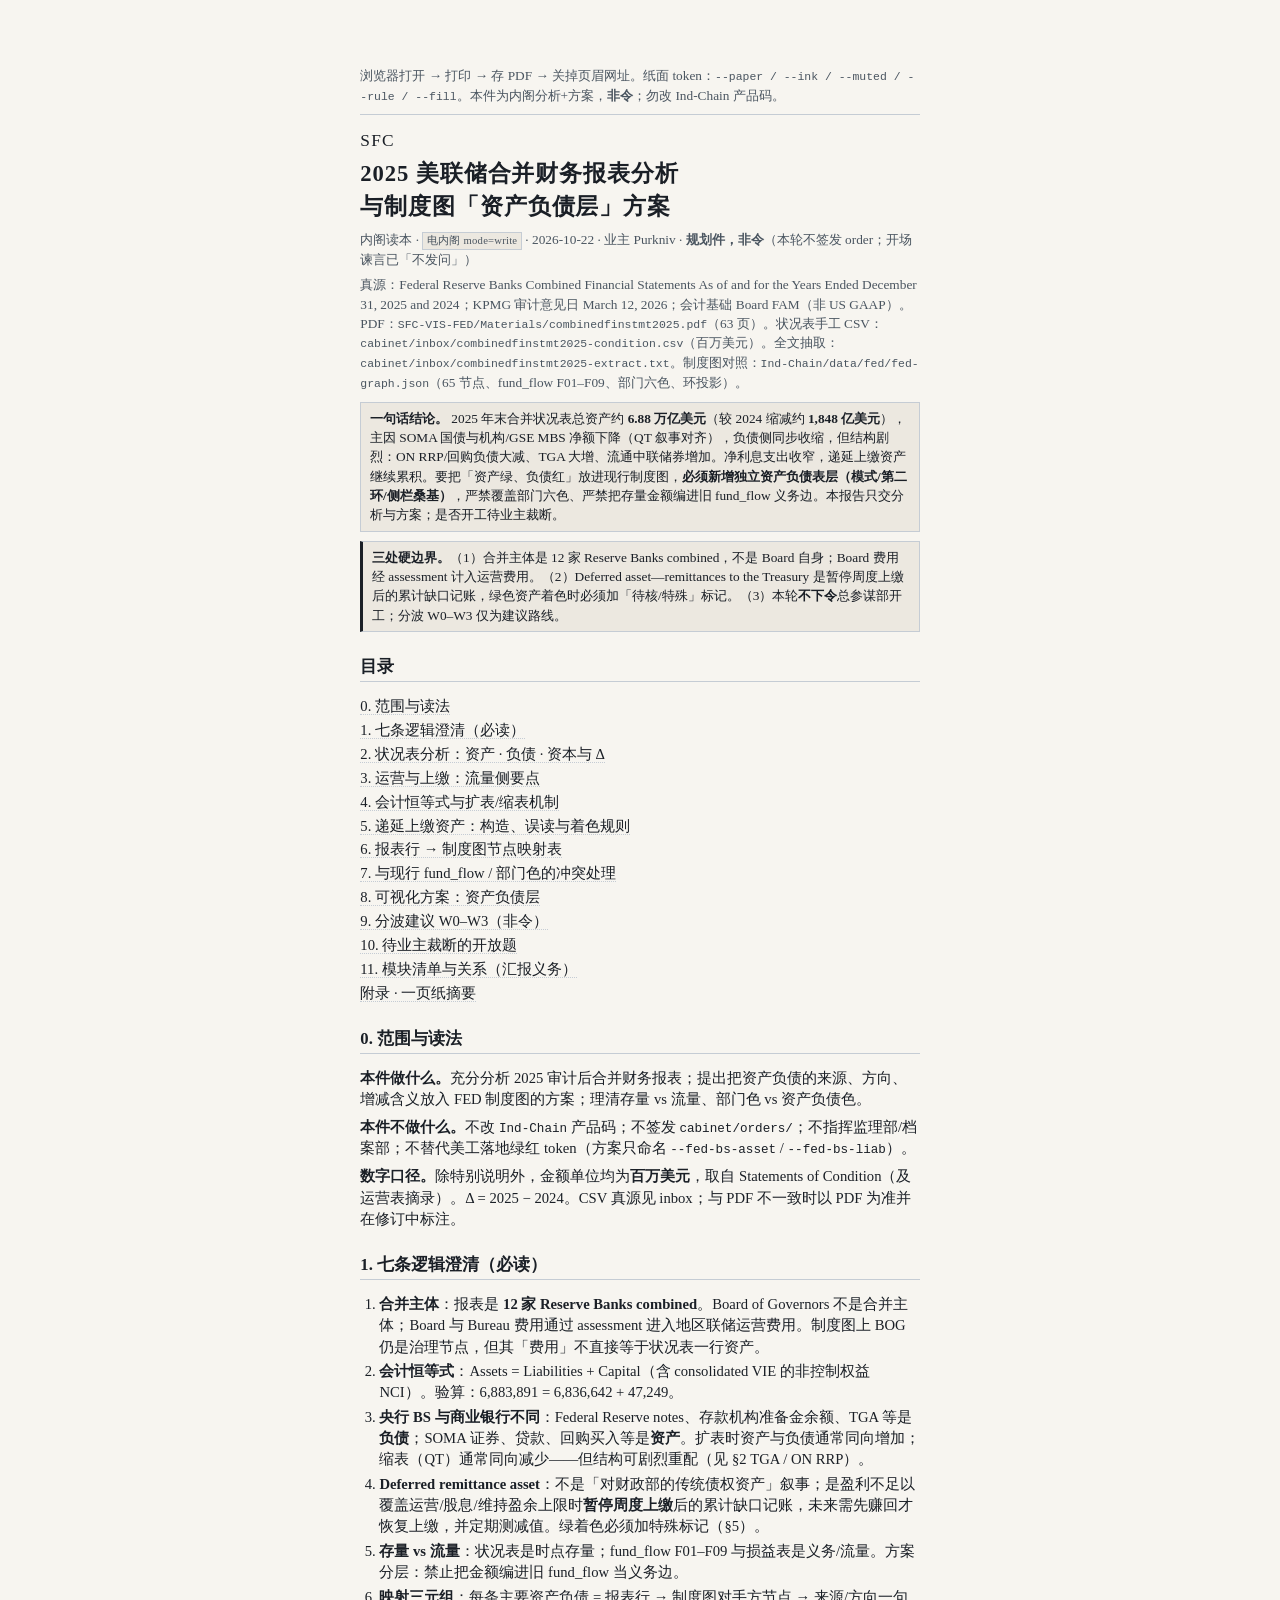
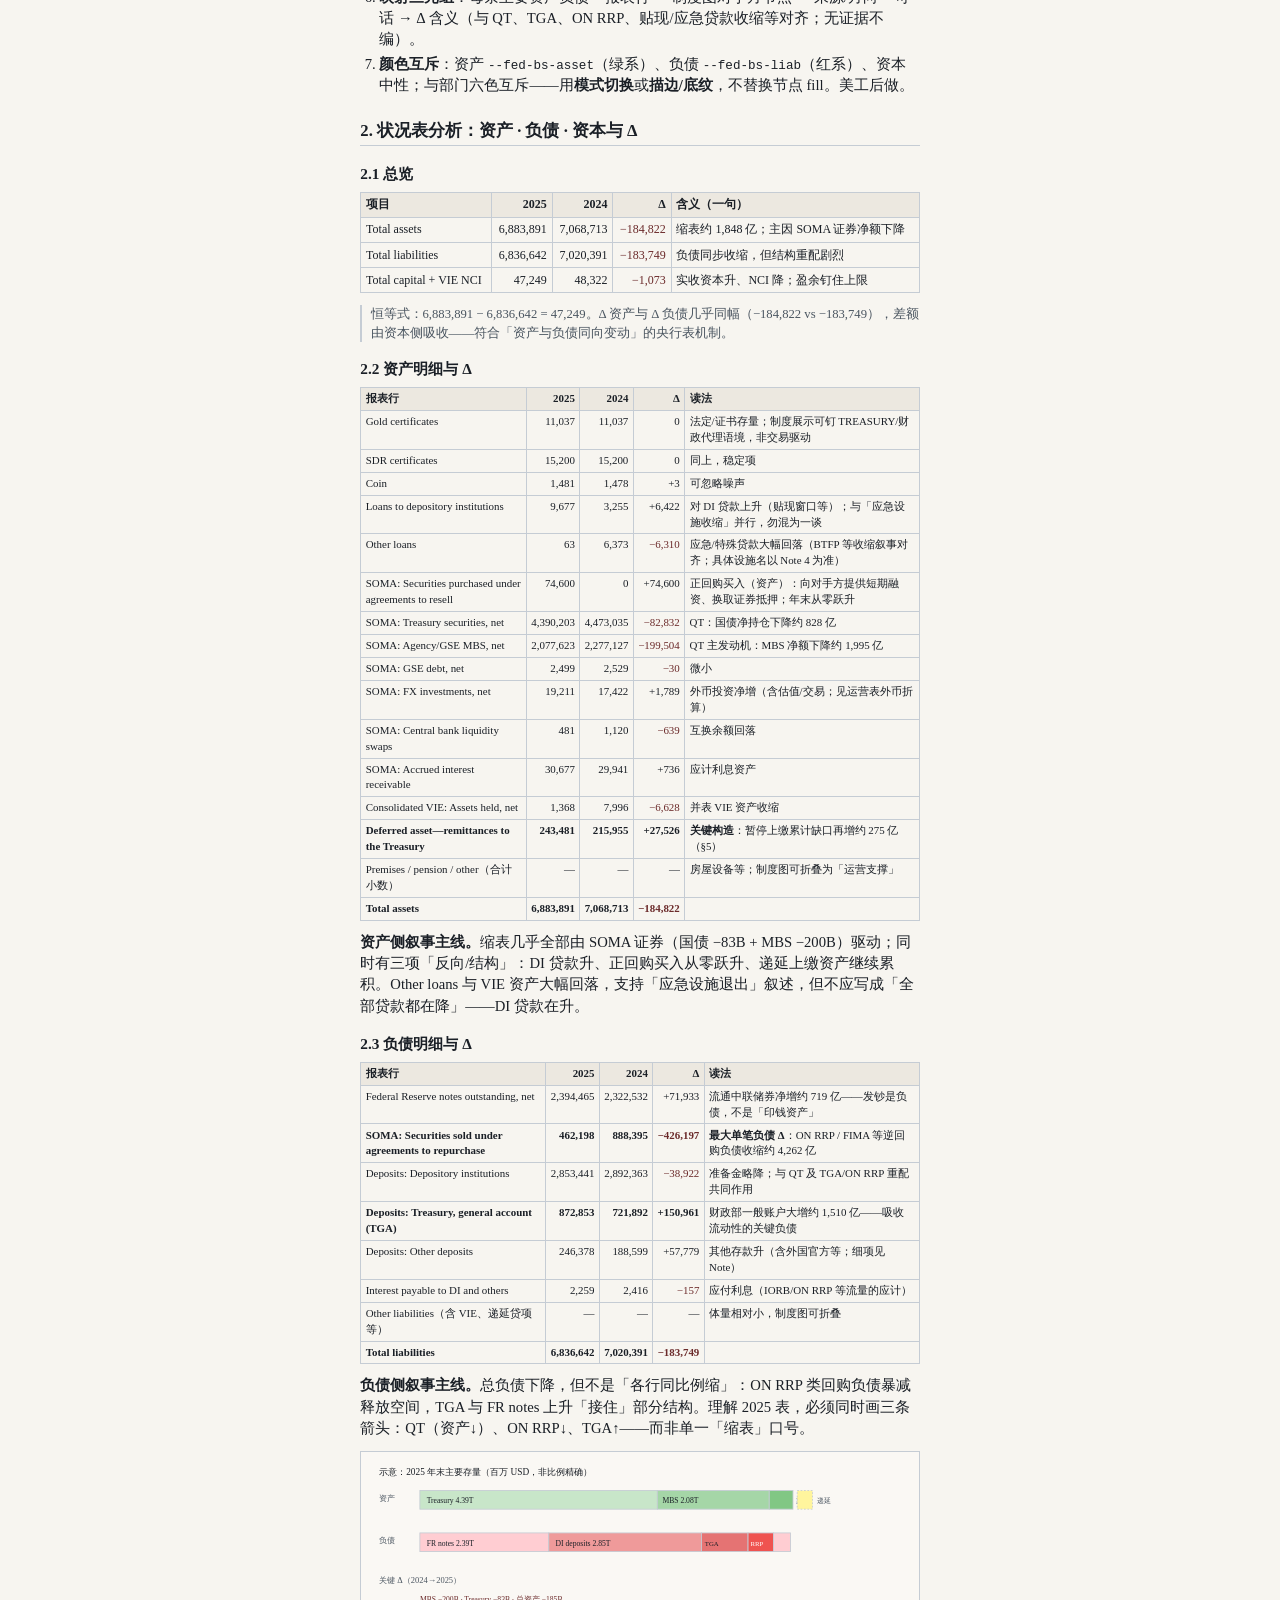
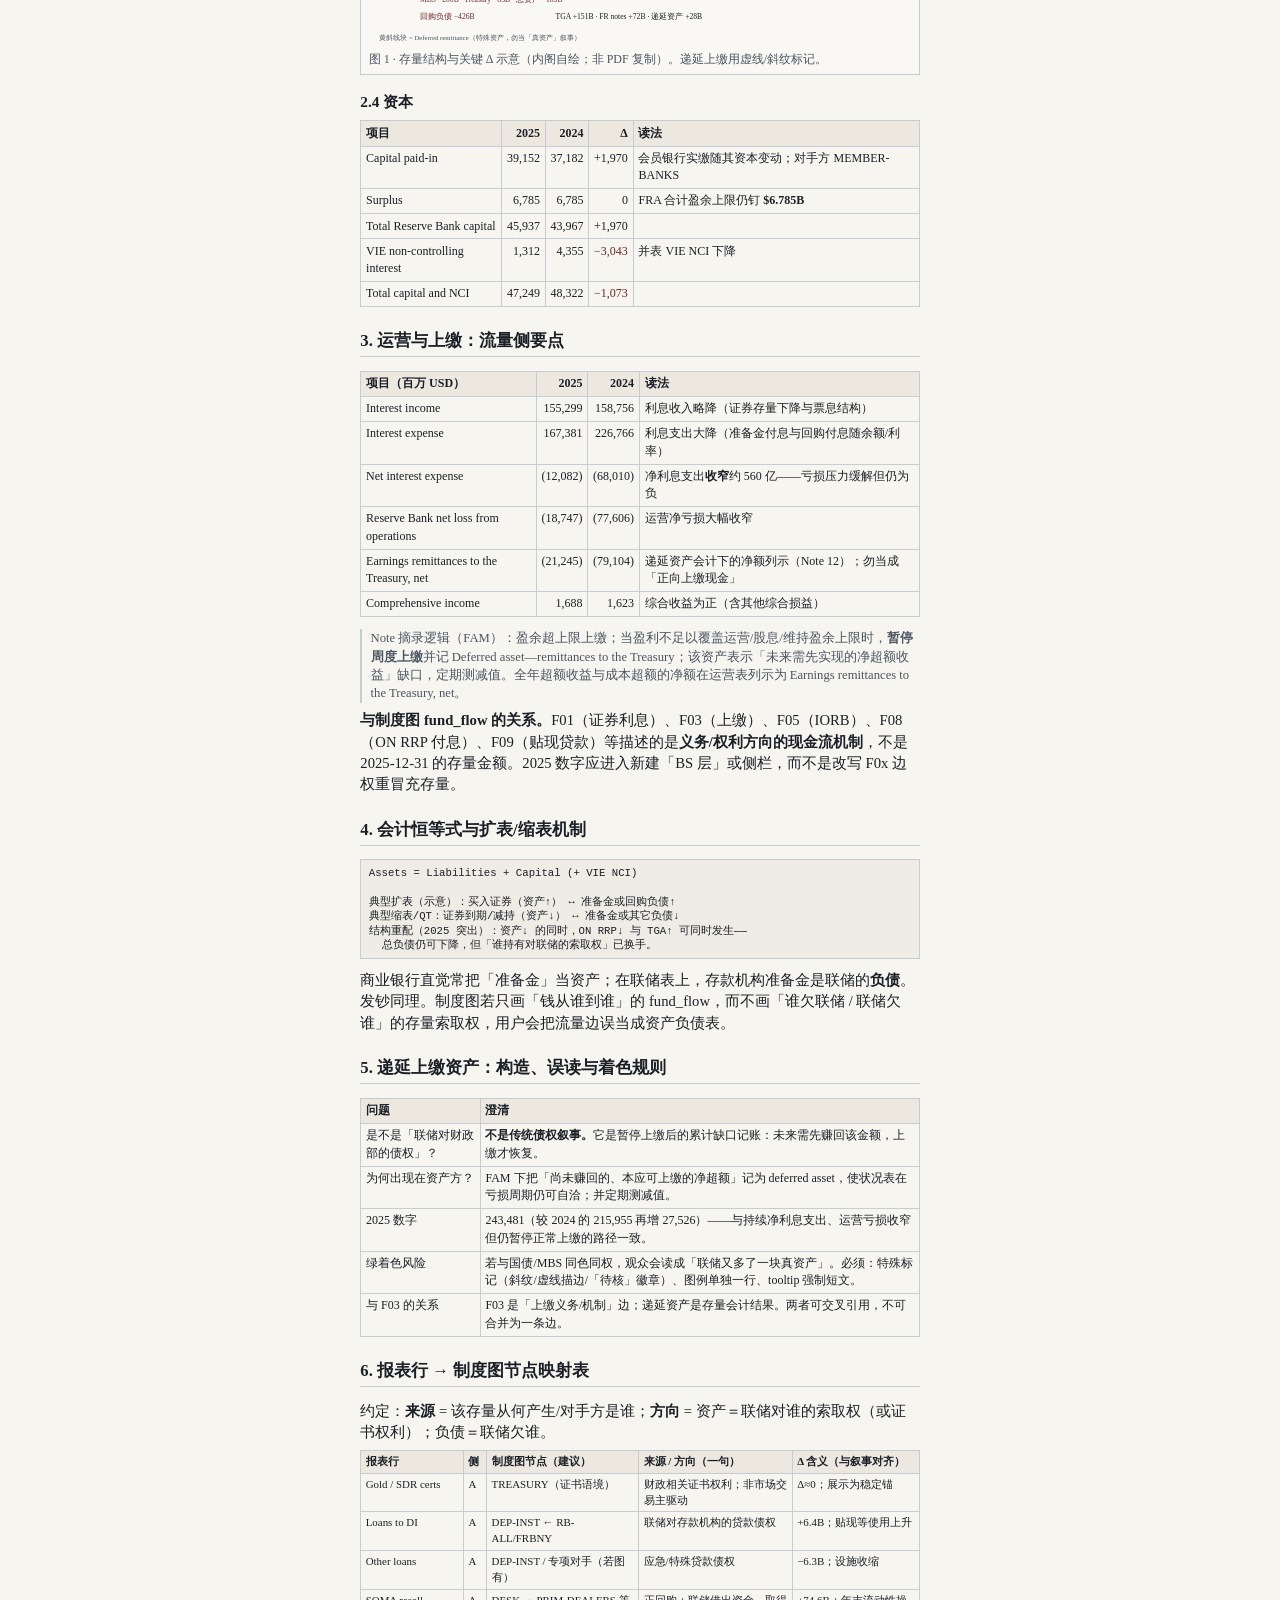
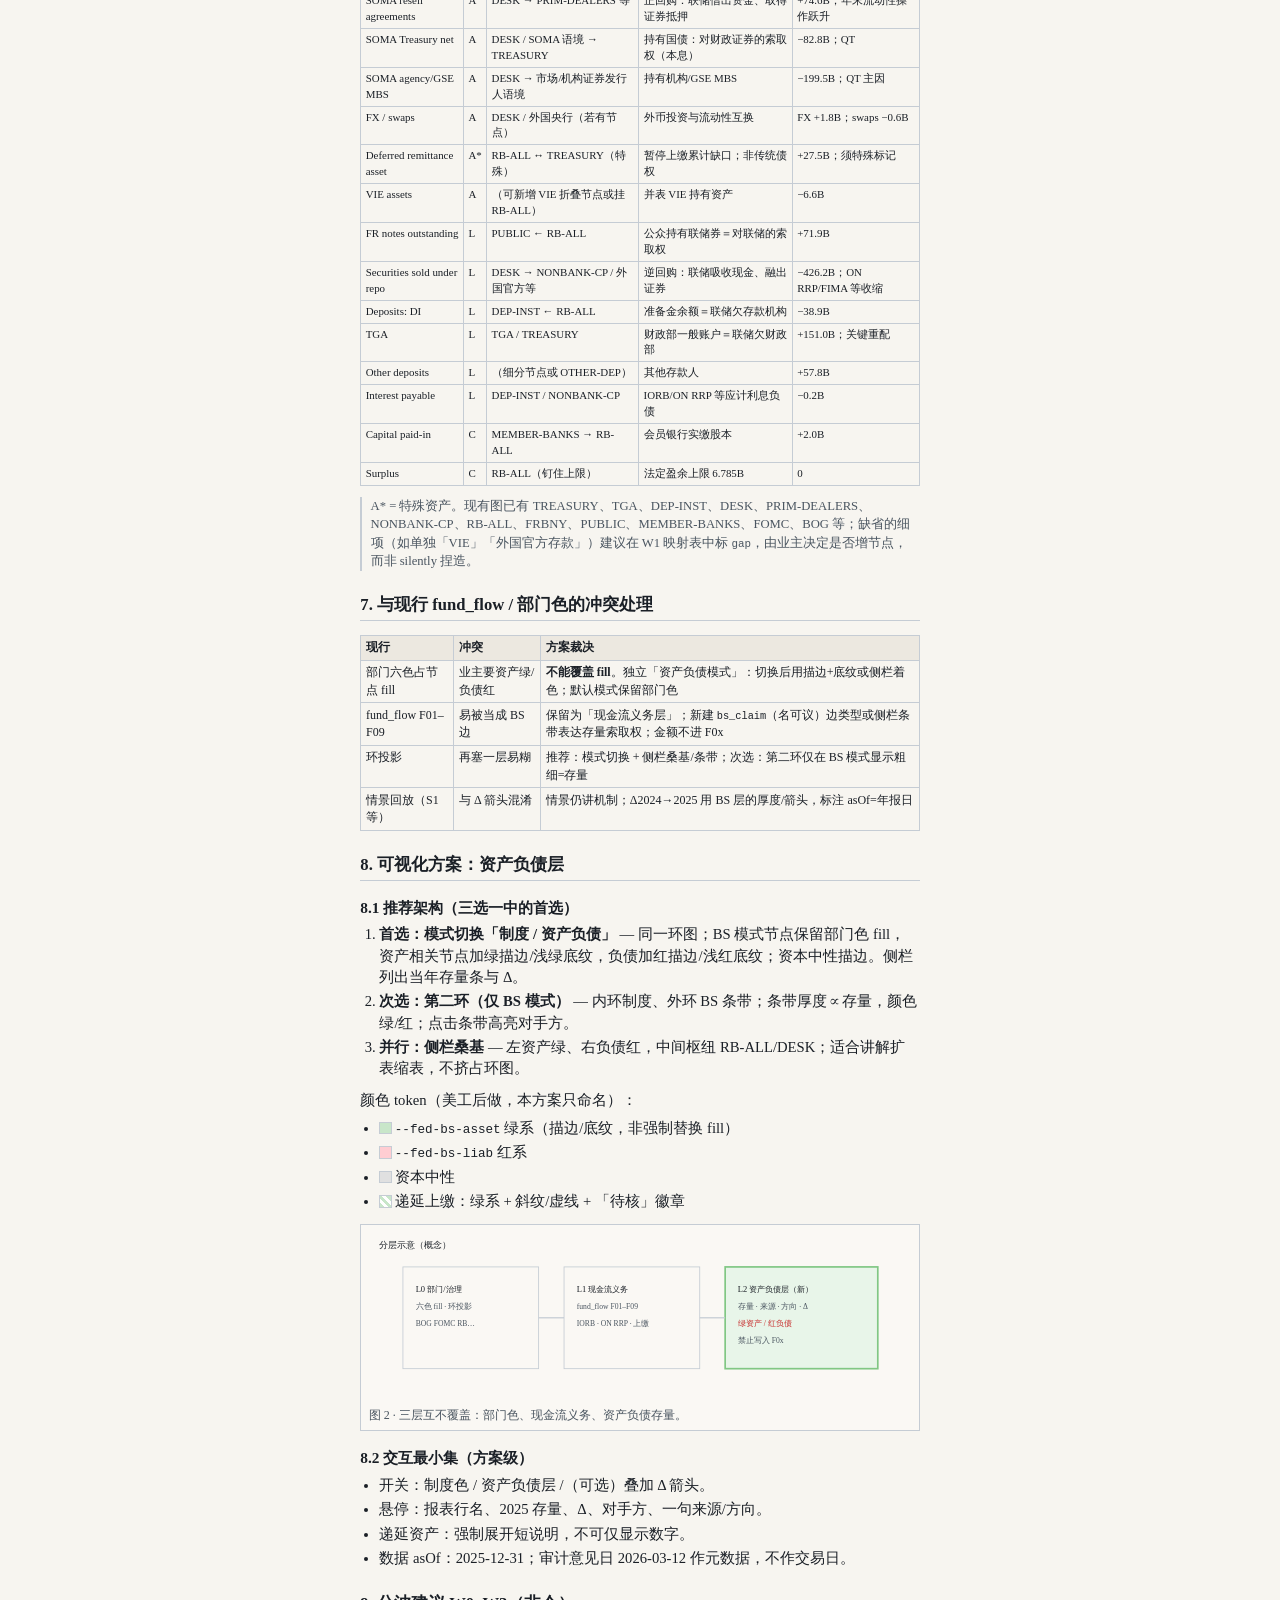
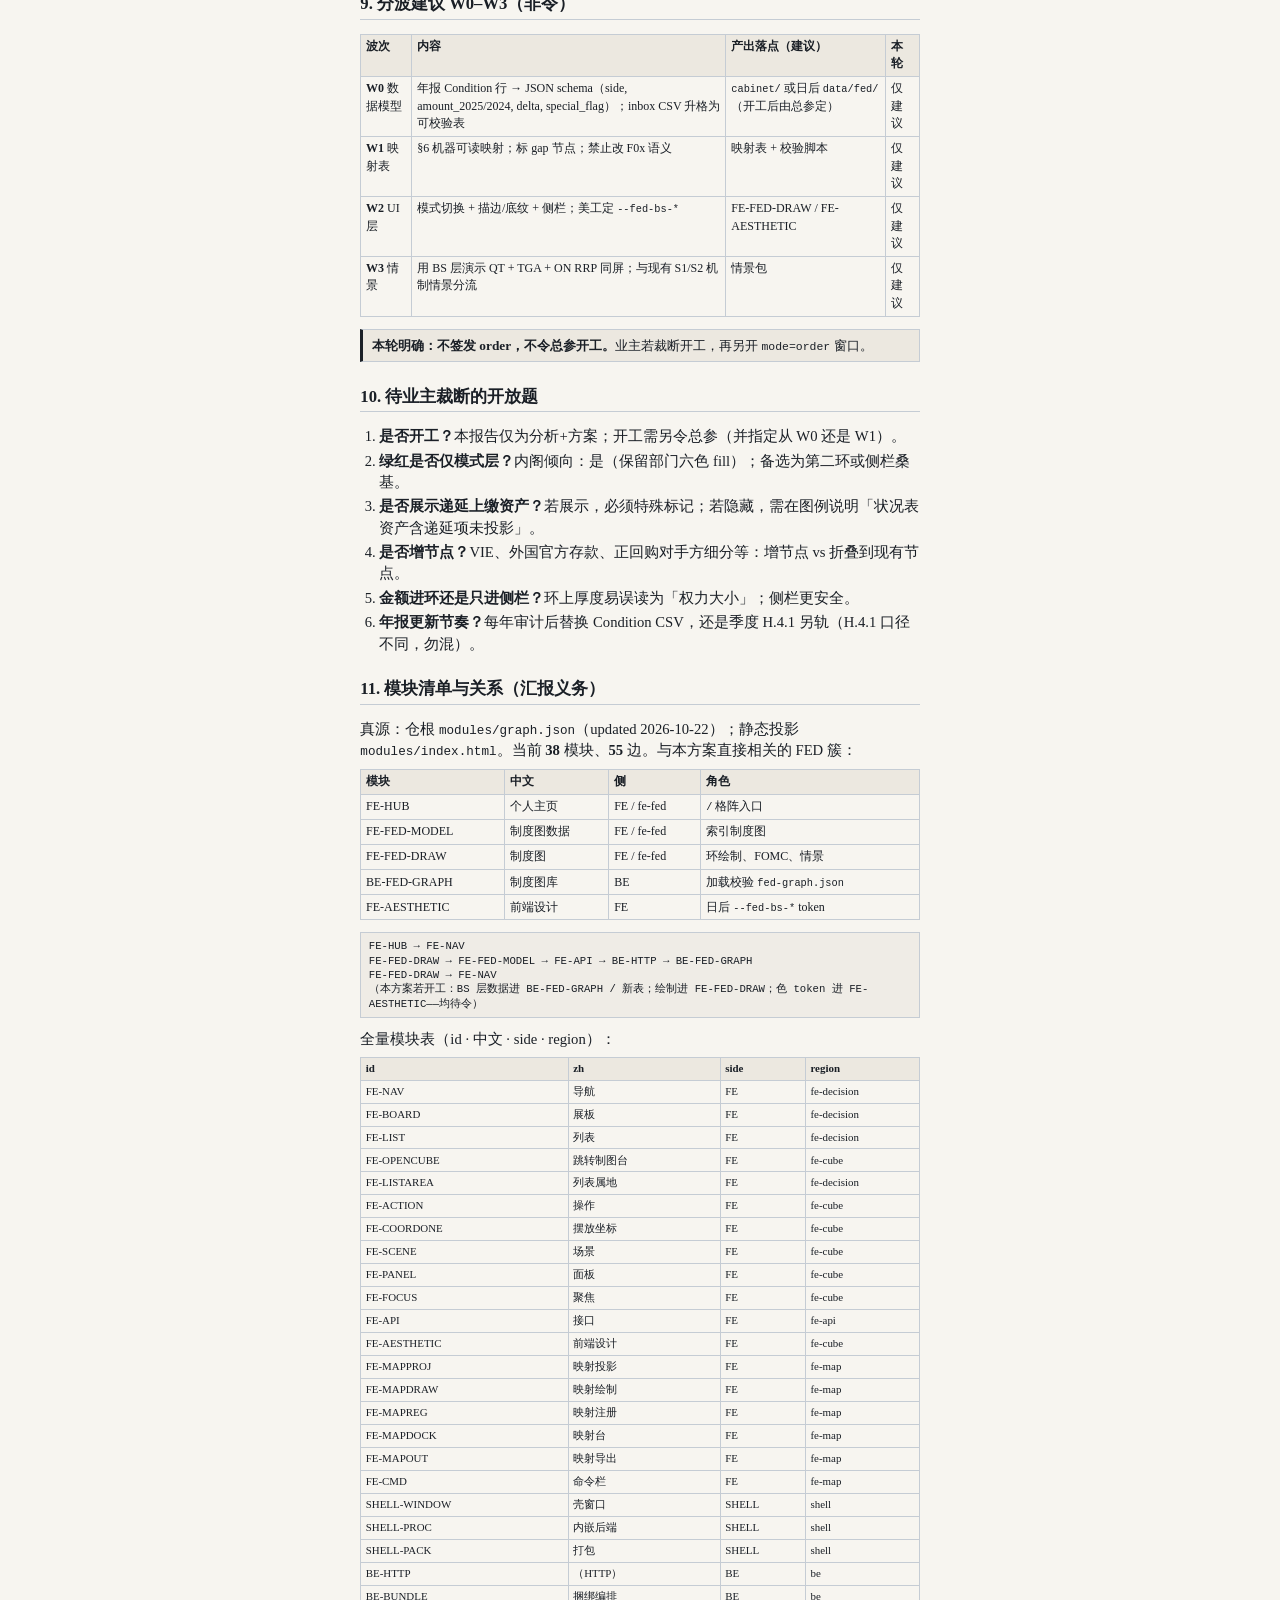
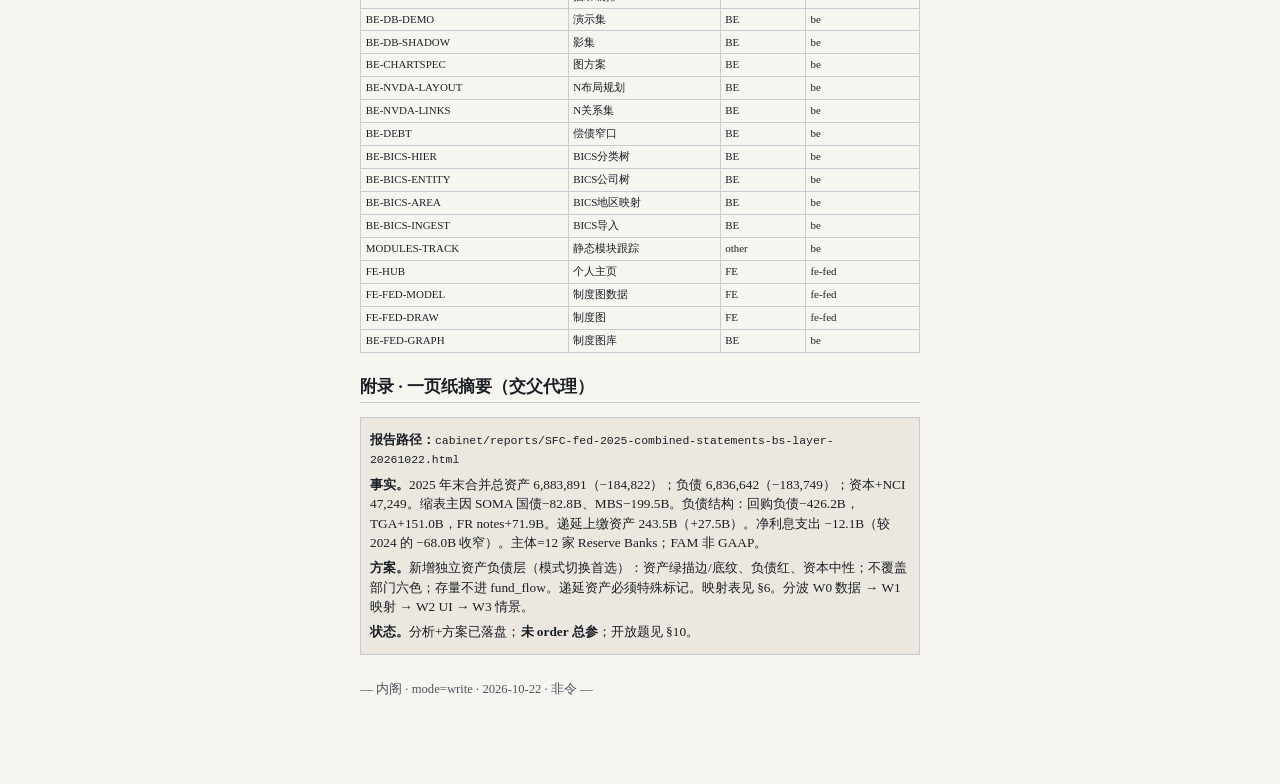
<file: cabinet/reports/SFC-fed-2025-combined-statements-bs-layer-20261022.html>
<!DOCTYPE html>
<html lang="zh-CN">
<head>
<meta charset="utf-8">
<title>2025 美联储合并财务报表分析 · 资产负债层方案</title>
<style>
:root {
  --paper: #f7f5f0;
  --ink: #1a1f26;
  --muted: #4a5560;
  --rule: #c5ccd4;
  --fill: #ece8e0;
}
@page { size: A4; margin: 14mm 14mm 16mm; }
* { box-sizing: border-box; }
body {
  margin: 0 auto;
  padding: 16mm 16mm 22mm;
  max-width: 180mm;
  color: var(--ink);
  background: var(--paper);
  font-family: "Iowan Old Style", "Palatino Linotype", Palatino, "Songti SC", "Noto Serif SC", serif;
  font-size: 11pt;
  line-height: 1.45;
}
h1 { font-size: 17pt; font-weight: 600; letter-spacing: 0.04em; margin: 0.2em 0 0.3em; }
.brand { letter-spacing: 0.07em; font-size: 13pt; margin: 0; }
h2 { font-size: 12.5pt; border-bottom: 1px solid var(--rule); padding-bottom: 0.15em; margin-top: 1.35em; page-break-after: avoid; }
h3 { font-size: 11.5pt; font-weight: 600; margin: 1.05em 0 0.25em; page-break-after: avoid; }
h4 { font-size: 10.5pt; font-weight: 600; margin: 0.85em 0 0.2em; page-break-after: avoid; }
p { margin: 0.45em 0; }
.cover-meta, .lede { color: var(--muted); font-size: 10pt; }
.muted { color: var(--muted); }
.no-print { font-size: 10pt; color: var(--muted); border-bottom: 1px solid var(--rule); padding-bottom: 0.6em; margin-bottom: 1em; }
ul, ol { margin: 0.35em 0 0.7em; padding-left: 1.3em; }
li { margin: 0.22em 0; }
table { width: 100%; border-collapse: collapse; font-size: 9pt; margin: 0.6em 0 1em; }
table.s { font-size: 8.2pt; }
table.nobreak { page-break-inside: avoid; }
tr { page-break-inside: avoid; }
th, td { border: 1px solid var(--rule); padding: 0.28em 0.4em; text-align: left; vertical-align: top; }
th { background: var(--fill); font-weight: 600; }
td.n, th.n { text-align: right; font-variant-numeric: tabular-nums; white-space: nowrap; }
td.neg { color: #6b2a2a; }
code, pre { font-family: "SF Mono", ui-monospace, Menlo, Consolas, monospace; }
code { font-size: 0.86em; }
pre {
  background: #efece6;
  border: 1px solid var(--rule);
  padding: 0.55em 0.7em;
  font-size: 8pt;
  line-height: 1.35;
  page-break-inside: avoid;
  white-space: pre-wrap;
  overflow-wrap: anywhere;
}
.toc ol { list-style: none; padding-left: 0; }
.toc li { margin: 0.18em 0; }
.toc a { color: inherit; text-decoration: none; border-bottom: 1px dotted var(--rule); }
.fig {
  margin: 0.8em 0 1.1em;
  page-break-inside: avoid;
  border: 1px solid var(--rule);
  background: #faf8f4;
  padding: 0.55em 0.5em 0.4em;
}
.fig svg { display: block; width: 100%; height: auto; }
.fig-cap { font-size: 9pt; color: var(--muted); margin: 0.35em 0 0; }
.note { font-size: 9.5pt; color: var(--muted); border-left: 2px solid var(--rule); padding-left: 0.65em; margin: 0.6em 0; }
.callout { background: var(--fill); border: 1px solid var(--rule); padding: 0.45em 0.65em; margin: 0.7em 0; font-size: 10pt; page-break-inside: avoid; }
.callout.warn { border-left: 3px solid var(--ink); }
.badge { display: inline-block; border: 1px solid var(--rule); background: var(--fill); padding: 0.02em 0.35em; font-size: 8pt; letter-spacing: 0.02em; }
.swatch { display: inline-block; width: 0.85em; height: 0.85em; border: 1px solid var(--rule); vertical-align: -0.1em; margin-right: 0.2em; }
.swatch.g { background: #c8e6c9; }
.swatch.r { background: #ffcdd2; }
.swatch.n { background: #e0e0e0; }
.swatch.x { background: repeating-linear-gradient(45deg, #c8e6c9, #c8e6c9 3px, #fff 3px, #fff 6px); }
@media print {
  body { background: white; }
  .no-print { display: none; }
  a { color: inherit; text-decoration: none; }
  .fig { background: white; }
}
</style>
</head>
<body>
<p class="no-print">浏览器打开 → 打印 → 存 PDF → 关掉页眉网址。纸面 token：<code>--paper / --ink / --muted / --rule / --fill</code>。本件为内阁分析+方案，<strong>非令</strong>；勿改 Ind-Chain 产品码。</p>
<p class="brand">SFC</p>
<h1>2025 美联储合并财务报表分析<br>与制度图「资产负债层」方案</h1>
<p class="cover-meta">内阁读本 · <span class="badge">电内阁 mode=write</span> · 2026-10-22 · 业主 Purkniv · <strong>规划件，非令</strong>（本轮不签发 order；开场谏言已「不发问」）</p>
<p class="lede">真源：Federal Reserve Banks Combined Financial Statements As of and for the Years Ended December 31, 2025 and 2024；KPMG 审计意见日 March 12, 2026；会计基础 Board FAM（非 US GAAP）。PDF：<code>SFC-VIS-FED/Materials/combinedfinstmt2025.pdf</code>（63 页）。状况表手工 CSV：<code>cabinet/inbox/combinedfinstmt2025-condition.csv</code>（百万美元）。全文抽取：<code>cabinet/inbox/combinedfinstmt2025-extract.txt</code>。制度图对照：<code>Ind-Chain/data/fed/fed-graph.json</code>（65 节点、fund_flow F01–F09、部门六色、环投影）。</p>

<div class="callout">
<strong>一句话结论。</strong> 2025 年末合并状况表总资产约 <strong>6.88 万亿美元</strong>（较 2024 缩减约 <strong>1,848 亿美元</strong>），主因 SOMA 国债与机构/GSE MBS 净额下降（QT 叙事对齐），负债侧同步收缩，但结构剧烈：ON RRP/回购负债大减、TGA 大增、流通中联储券增加。净利息支出收窄，递延上缴资产继续累积。要把「资产绿、负债红」放进现行制度图，<strong>必须新增独立资产负债表层（模式/第二环/侧栏桑基）</strong>，严禁覆盖部门六色、严禁把存量金额编进旧 fund_flow 义务边。本报告只交分析与方案；是否开工待业主裁断。
</div>
<div class="callout warn">
<strong>三处硬边界。</strong>（1）合并主体是 12 家 Reserve Banks combined，不是 Board 自身；Board 费用经 assessment 计入运营费用。（2）Deferred asset—remittances to the Treasury 是暂停周度上缴后的累计缺口记账，绿色资产着色时必须加「待核/特殊」标记。（3）本轮<strong>不下令</strong>总参谋部开工；分波 W0–W3 仅为建议路线。
</div>

<nav class="toc">
<h2>目录</h2>
<ol>
  <li><a href="#s0">0. 范围与读法</a></li>
  <li><a href="#s1">1. 七条逻辑澄清（必读）</a></li>
  <li><a href="#s2">2. 状况表分析：资产 · 负债 · 资本与 Δ</a></li>
  <li><a href="#s3">3. 运营与上缴：流量侧要点</a></li>
  <li><a href="#s4">4. 会计恒等式与扩表/缩表机制</a></li>
  <li><a href="#s5">5. 递延上缴资产：构造、误读与着色规则</a></li>
  <li><a href="#s6">6. 报表行 → 制度图节点映射表</a></li>
  <li><a href="#s7">7. 与现行 fund_flow / 部门色的冲突处理</a></li>
  <li><a href="#s8">8. 可视化方案：资产负债层</a></li>
  <li><a href="#s9">9. 分波建议 W0–W3（非令）</a></li>
  <li><a href="#s10">10. 待业主裁断的开放题</a></li>
  <li><a href="#s11">11. 模块清单与关系（汇报义务）</a></li>
  <li><a href="#app">附录 · 一页纸摘要</a></li>
</ol>
</nav>

<h2 id="s0">0. 范围与读法</h2>
<p><strong>本件做什么。</strong>充分分析 2025 审计后合并财务报表；提出把资产负债的来源、方向、增减含义放入 FED 制度图的方案；理清存量 vs 流量、部门色 vs 资产负债色。</p>
<p><strong>本件不做什么。</strong>不改 <code>Ind-Chain</code> 产品码；不签发 <code>cabinet/orders/</code>；不指挥监理部/档案部；不替代美工落地绿红 token（方案只命名 <code>--fed-bs-asset</code> / <code>--fed-bs-liab</code>）。</p>
<p><strong>数字口径。</strong>除特别说明外，金额单位均为<strong>百万美元</strong>，取自 Statements of Condition（及运营表摘录）。Δ = 2025 − 2024。CSV 真源见 inbox；与 PDF 不一致时以 PDF 为准并在修订中标注。</p>

<h2 id="s1">1. 七条逻辑澄清（必读）</h2>
<ol>
  <li><strong>合并主体</strong>：报表是 <strong>12 家 Reserve Banks combined</strong>。Board of Governors 不是合并主体；Board 与 Bureau 费用通过 assessment 进入地区联储运营费用。制度图上 BOG 仍是治理节点，但其「费用」不直接等于状况表一行资产。</li>
  <li><strong>会计恒等式</strong>：Assets = Liabilities + Capital（含 consolidated VIE 的非控制权益 NCI）。验算：6,883,891 = 6,836,642 + 47,249。</li>
  <li><strong>央行 BS 与商业银行不同</strong>：Federal Reserve notes、存款机构准备金余额、TGA 等是<strong>负债</strong>；SOMA 证券、贷款、回购买入等是<strong>资产</strong>。扩表时资产与负债通常同向增加；缩表（QT）通常同向减少——但结构可剧烈重配（见 §2 TGA / ON RRP）。</li>
  <li><strong>Deferred remittance asset</strong>：不是「对财政部的传统债权资产」叙事；是盈利不足以覆盖运营/股息/维持盈余上限时<strong>暂停周度上缴</strong>后的累计缺口记账，未来需先赚回才恢复上缴，并定期测减值。绿着色必须加特殊标记（§5）。</li>
  <li><strong>存量 vs 流量</strong>：状况表是时点存量；fund_flow F01–F09 与损益表是义务/流量。方案分层：禁止把金额编进旧 fund_flow 当义务边。</li>
  <li><strong>映射三元组</strong>：每条主要资产负债 = 报表行 → 制度图对手方节点 → 来源/方向一句话 → Δ 含义（与 QT、TGA、ON RRP、贴现/应急贷款收缩等对齐；无证据不编）。</li>
  <li><strong>颜色互斥</strong>：资产 <code>--fed-bs-asset</code>（绿系）、负债 <code>--fed-bs-liab</code>（红系）、资本中性；与部门六色互斥——用<strong>模式切换</strong>或<strong>描边/底纹</strong>，不替换节点 fill。美工后做。</li>
</ol>

<h2 id="s2">2. 状况表分析：资产 · 负债 · 资本与 Δ</h2>

<h3>2.1 总览</h3>
<table class="nobreak">
  <thead>
    <tr><th>项目</th><th class="n">2025</th><th class="n">2024</th><th class="n">Δ</th><th>含义（一句）</th></tr>
  </thead>
  <tbody>
    <tr><td>Total assets</td><td class="n">6,883,891</td><td class="n">7,068,713</td><td class="n neg">−184,822</td><td>缩表约 1,848 亿；主因 SOMA 证券净额下降</td></tr>
    <tr><td>Total liabilities</td><td class="n">6,836,642</td><td class="n">7,020,391</td><td class="n neg">−183,749</td><td>负债同步收缩，但结构重配剧烈</td></tr>
    <tr><td>Total capital + VIE NCI</td><td class="n">47,249</td><td class="n">48,322</td><td class="n neg">−1,073</td><td>实收资本升、NCI 降；盈余钉住上限</td></tr>
  </tbody>
</table>
<p class="note">恒等式：6,883,891 − 6,836,642 = 47,249。Δ 资产与 Δ 负债几乎同幅（−184,822 vs −183,749），差额由资本侧吸收——符合「资产与负债同向变动」的央行表机制。</p>

<h3>2.2 资产明细与 Δ</h3>
<table class="s">
  <thead>
    <tr><th>报表行</th><th class="n">2025</th><th class="n">2024</th><th class="n">Δ</th><th>读法</th></tr>
  </thead>
  <tbody>
    <tr><td>Gold certificates</td><td class="n">11,037</td><td class="n">11,037</td><td class="n">0</td><td>法定/证书存量；制度展示可钉 TREASURY/财政代理语境，非交易驱动</td></tr>
    <tr><td>SDR certificates</td><td class="n">15,200</td><td class="n">15,200</td><td class="n">0</td><td>同上，稳定项</td></tr>
    <tr><td>Coin</td><td class="n">1,481</td><td class="n">1,478</td><td class="n">+3</td><td>可忽略噪声</td></tr>
    <tr><td>Loans to depository institutions</td><td class="n">9,677</td><td class="n">3,255</td><td class="n">+6,422</td><td>对 DI 贷款上升（贴现窗口等）；与「应急设施收缩」并行，勿混为一谈</td></tr>
    <tr><td>Other loans</td><td class="n">63</td><td class="n">6,373</td><td class="n neg">−6,310</td><td>应急/特殊贷款大幅回落（BTFP 等收缩叙事对齐；具体设施名以 Note 4 为准）</td></tr>
    <tr><td>SOMA: Securities purchased under agreements to resell</td><td class="n">74,600</td><td class="n">0</td><td class="n">+74,600</td><td>正回购买入（资产）：向对手方提供短期融资、换取证券抵押；年末从零跃升</td></tr>
    <tr><td>SOMA: Treasury securities, net</td><td class="n">4,390,203</td><td class="n">4,473,035</td><td class="n neg">−82,832</td><td>QT：国债净持仓下降约 828 亿</td></tr>
    <tr><td>SOMA: Agency/GSE MBS, net</td><td class="n">2,077,623</td><td class="n">2,277,127</td><td class="n neg">−199,504</td><td>QT 主发动机：MBS 净额下降约 1,995 亿</td></tr>
    <tr><td>SOMA: GSE debt, net</td><td class="n">2,499</td><td class="n">2,529</td><td class="n neg">−30</td><td>微小</td></tr>
    <tr><td>SOMA: FX investments, net</td><td class="n">19,211</td><td class="n">17,422</td><td class="n">+1,789</td><td>外币投资净增（含估值/交易；见运营表外币折算）</td></tr>
    <tr><td>SOMA: Central bank liquidity swaps</td><td class="n">481</td><td class="n">1,120</td><td class="n neg">−639</td><td>互换余额回落</td></tr>
    <tr><td>SOMA: Accrued interest receivable</td><td class="n">30,677</td><td class="n">29,941</td><td class="n">+736</td><td>应计利息资产</td></tr>
    <tr><td>Consolidated VIE: Assets held, net</td><td class="n">1,368</td><td class="n">7,996</td><td class="n neg">−6,628</td><td>并表 VIE 资产收缩</td></tr>
    <tr><td><strong>Deferred asset—remittances to the Treasury</strong></td><td class="n"><strong>243,481</strong></td><td class="n"><strong>215,955</strong></td><td class="n"><strong>+27,526</strong></td><td><strong>关键构造</strong>：暂停上缴累计缺口再增约 275 亿（§5）</td></tr>
    <tr><td>Premises / pension / other（合计小数）</td><td class="n">—</td><td class="n">—</td><td class="n">—</td><td>房屋设备等；制度图可折叠为「运营支撑」</td></tr>
    <tr><td><strong>Total assets</strong></td><td class="n"><strong>6,883,891</strong></td><td class="n"><strong>7,068,713</strong></td><td class="n neg"><strong>−184,822</strong></td><td></td></tr>
  </tbody>
</table>
<p><strong>资产侧叙事主线。</strong>缩表几乎全部由 SOMA 证券（国债 −83B + MBS −200B）驱动；同时有三项「反向/结构」：DI 贷款升、正回购买入从零跃升、递延上缴资产继续累积。Other loans 与 VIE 资产大幅回落，支持「应急设施退出」叙述，但不应写成「全部贷款都在降」——DI 贷款在升。</p>

<h3>2.3 负债明细与 Δ</h3>
<table class="s">
  <thead>
    <tr><th>报表行</th><th class="n">2025</th><th class="n">2024</th><th class="n">Δ</th><th>读法</th></tr>
  </thead>
  <tbody>
    <tr><td>Federal Reserve notes outstanding, net</td><td class="n">2,394,465</td><td class="n">2,322,532</td><td class="n">+71,933</td><td>流通中联储券净增约 719 亿——发钞是负债，不是「印钱资产」</td></tr>
    <tr><td><strong>SOMA: Securities sold under agreements to repurchase</strong></td><td class="n"><strong>462,198</strong></td><td class="n"><strong>888,395</strong></td><td class="n neg"><strong>−426,197</strong></td><td><strong>最大单笔负债 Δ</strong>：ON RRP / FIMA 等逆回购负债收缩约 4,262 亿</td></tr>
    <tr><td>Deposits: Depository institutions</td><td class="n">2,853,441</td><td class="n">2,892,363</td><td class="n neg">−38,922</td><td>准备金略降；与 QT 及 TGA/ON RRP 重配共同作用</td></tr>
    <tr><td><strong>Deposits: Treasury, general account (TGA)</strong></td><td class="n"><strong>872,853</strong></td><td class="n"><strong>721,892</strong></td><td class="n"><strong>+150,961</strong></td><td>财政部一般账户大增约 1,510 亿——吸收流动性的关键负债</td></tr>
    <tr><td>Deposits: Other deposits</td><td class="n">246,378</td><td class="n">188,599</td><td class="n">+57,779</td><td>其他存款升（含外国官方等；细项见 Note）</td></tr>
    <tr><td>Interest payable to DI and others</td><td class="n">2,259</td><td class="n">2,416</td><td class="n neg">−157</td><td>应付利息（IORB/ON RRP 等流量的应计）</td></tr>
    <tr><td>Other liabilities（含 VIE、递延贷项等）</td><td class="n">—</td><td class="n">—</td><td class="n">—</td><td>体量相对小，制度图可折叠</td></tr>
    <tr><td><strong>Total liabilities</strong></td><td class="n"><strong>6,836,642</strong></td><td class="n"><strong>7,020,391</strong></td><td class="n neg"><strong>−183,749</strong></td><td></td></tr>
  </tbody>
</table>
<p><strong>负债侧叙事主线。</strong>总负债下降，但不是「各行同比例缩」：ON RRP 类回购负债暴减释放空间，TGA 与 FR notes 上升「接住」部分结构。理解 2025 表，必须同时画三条箭头：QT（资产↓）、ON RRP↓、TGA↑——而非单一「缩表」口号。</p>

<div class="fig">
<svg viewBox="0 0 640 220" xmlns="http://www.w3.org/2000/svg" aria-label="2025 资产负债结构示意">
  <text x="12" y="18" font-size="11" fill="#1a1f26" font-family="Palatino, Songti SC, serif">示意：2025 年末主要存量（百万 USD，非比例精确）</text>
  <!-- Assets bar -->
  <text x="12" y="48" font-size="10" fill="#4a5560">资产</text>
  <rect x="60" y="36" width="280" height="22" fill="#c8e6c9" stroke="#c5ccd4"/>
  <text x="68" y="51" font-size="9" fill="#1a1f26">Treasury 4.39T</text>
  <rect x="340" y="36" width="132" height="22" fill="#a5d6a7" stroke="#c5ccd4"/>
  <text x="346" y="51" font-size="9" fill="#1a1f26">MBS 2.08T</text>
  <rect x="472" y="36" width="28" height="22" fill="#81c784" stroke="#c5ccd4"/>
  <text x="504" y="51" font-size="8" fill="#4a5560">其他</text>
  <rect x="505" y="36" width="18" height="22" fill="#fff59d" stroke="#c5ccd4" stroke-dasharray="2 2"/>
  <text x="528" y="51" font-size="8" fill="#4a5560">递延</text>
  <!-- Liab bar -->
  <text x="12" y="98" font-size="10" fill="#4a5560">负债</text>
  <rect x="60" y="86" width="152" height="22" fill="#ffcdd2" stroke="#c5ccd4"/>
  <text x="68" y="101" font-size="9" fill="#1a1f26">FR notes 2.39T</text>
  <rect x="212" y="86" width="180" height="22" fill="#ef9a9a" stroke="#c5ccd4"/>
  <text x="220" y="101" font-size="9" fill="#1a1f26">DI deposits 2.85T</text>
  <rect x="392" y="86" width="55" height="22" fill="#e57373" stroke="#c5ccd4"/>
  <text x="396" y="101" font-size="8" fill="#1a1f26">TGA</text>
  <rect x="447" y="86" width="30" height="22" fill="#ef5350" stroke="#c5ccd4"/>
  <text x="450" y="101" font-size="8" fill="#fff">RRP</text>
  <rect x="477" y="86" width="20" height="22" fill="#ffcdd2" stroke="#c5ccd4"/>
  <!-- Delta arrows -->
  <text x="12" y="145" font-size="10" fill="#4a5560">关键 Δ（2024→2025）</text>
  <text x="60" y="168" font-size="9" fill="#6b2a2a">MBS −200B · Treasury −83B · 总资产 −185B</text>
  <text x="60" y="188" font-size="9" fill="#6b2a2a">回购负债 −426B</text>
  <text x="220" y="188" font-size="9" fill="#1a1f26">TGA +151B · FR notes +72B · 递延资产 +28B</text>
  <text x="12" y="212" font-size="8" fill="#4a5560">黄斜线块 = Deferred remittance（特殊资产，勿当「真资产」叙事）</text>
</svg>
<p class="fig-cap">图 1 · 存量结构与关键 Δ 示意（内阁自绘；非 PDF 复制）。递延上缴用虚线/斜纹标记。</p>
</div>

<h3>2.4 资本</h3>
<table class="nobreak">
  <thead>
    <tr><th>项目</th><th class="n">2025</th><th class="n">2024</th><th class="n">Δ</th><th>读法</th></tr>
  </thead>
  <tbody>
    <tr><td>Capital paid-in</td><td class="n">39,152</td><td class="n">37,182</td><td class="n">+1,970</td><td>会员银行实缴随其资本变动；对手方 MEMBER-BANKS</td></tr>
    <tr><td>Surplus</td><td class="n">6,785</td><td class="n">6,785</td><td class="n">0</td><td>FRA 合计盈余上限仍钉 <strong>$6.785B</strong></td></tr>
    <tr><td>Total Reserve Bank capital</td><td class="n">45,937</td><td class="n">43,967</td><td class="n">+1,970</td><td></td></tr>
    <tr><td>VIE non-controlling interest</td><td class="n">1,312</td><td class="n">4,355</td><td class="n neg">−3,043</td><td>并表 VIE NCI 下降</td></tr>
    <tr><td>Total capital and NCI</td><td class="n">47,249</td><td class="n">48,322</td><td class="n neg">−1,073</td><td></td></tr>
  </tbody>
</table>

<h2 id="s3">3. 运营与上缴：流量侧要点</h2>
<table class="nobreak">
  <thead>
    <tr><th>项目（百万 USD）</th><th class="n">2025</th><th class="n">2024</th><th>读法</th></tr>
  </thead>
  <tbody>
    <tr><td>Interest income</td><td class="n">155,299</td><td class="n">158,756</td><td>利息收入略降（证券存量下降与票息结构）</td></tr>
    <tr><td>Interest expense</td><td class="n">167,381</td><td class="n">226,766</td><td>利息支出大降（准备金付息与回购付息随余额/利率）</td></tr>
    <tr><td>Net interest expense</td><td class="n">(12,082)</td><td class="n">(68,010)</td><td>净利息支出<strong>收窄</strong>约 560 亿——亏损压力缓解但仍为负</td></tr>
    <tr><td>Reserve Bank net loss from operations</td><td class="n">(18,747)</td><td class="n">(77,606)</td><td>运营净亏损大幅收窄</td></tr>
    <tr><td>Earnings remittances to the Treasury, net</td><td class="n">(21,245)</td><td class="n">(79,104)</td><td>递延资产会计下的净额列示（Note 12）；勿当成「正向上缴现金」</td></tr>
    <tr><td>Comprehensive income</td><td class="n">1,688</td><td class="n">1,623</td><td>综合收益为正（含其他综合损益）</td></tr>
  </tbody>
</table>
<p class="note">Note 摘录逻辑（FAM）：盈余超上限上缴；当盈利不足以覆盖运营/股息/维持盈余上限时，<strong>暂停周度上缴</strong>并记 Deferred asset—remittances to the Treasury；该资产表示「未来需先实现的净超额收益」缺口，定期测减值。全年超额收益与成本超额的净额在运营表列示为 Earnings remittances to the Treasury, net。</p>
<p><strong>与制度图 fund_flow 的关系。</strong>F01（证券利息）、F03（上缴）、F05（IORB）、F08（ON RRP 付息）、F09（贴现贷款）等描述的是<strong>义务/权利方向的现金流机制</strong>，不是 2025-12-31 的存量金额。2025 数字应进入新建「BS 层」或侧栏，而不是改写 F0x 边权重冒充存量。</p>

<h2 id="s4">4. 会计恒等式与扩表/缩表机制</h2>
<pre>Assets = Liabilities + Capital (+ VIE NCI)

典型扩表（示意）：买入证券（资产↑） ↔ 准备金或回购负债↑
典型缩表/QT：证券到期/减持（资产↓） ↔ 准备金或其它负债↓
结构重配（2025 突出）：资产↓ 的同时，ON RRP↓ 与 TGA↑ 可同时发生——
  总负债仍可下降，但「谁持有对联储的索取权」已换手。</pre>
<p>商业银行直觉常把「准备金」当资产；在联储表上，存款机构准备金是联储的<strong>负债</strong>。发钞同理。制度图若只画「钱从谁到谁」的 fund_flow，而不画「谁欠联储 / 联储欠谁」的存量索取权，用户会把流量边误当成资产负债表。</p>

<h2 id="s5">5. 递延上缴资产：构造、误读与着色规则</h2>
<table class="nobreak">
  <thead>
    <tr><th>问题</th><th>澄清</th></tr>
  </thead>
  <tbody>
    <tr><td>是不是「联储对财政部的债权」？</td><td><strong>不是传统债权叙事。</strong>它是暂停上缴后的累计缺口记账：未来需先赚回该金额，上缴才恢复。</td></tr>
    <tr><td>为何出现在资产方？</td><td>FAM 下把「尚未赚回的、本应可上缴的净超额」记为 deferred asset，使状况表在亏损周期仍可自洽；并定期测减值。</td></tr>
    <tr><td>2025 数字</td><td>243,481（较 2024 的 215,955 再增 27,526）——与持续净利息支出、运营亏损收窄但仍暂停正常上缴的路径一致。</td></tr>
    <tr><td>绿着色风险</td><td>若与国债/MBS 同色同权，观众会读成「联储又多了一块真资产」。必须：特殊标记（斜纹/虚线描边/「待核」徽章）、图例单独一行、tooltip 强制短文。</td></tr>
    <tr><td>与 F03 的关系</td><td>F03 是「上缴义务/机制」边；递延资产是存量会计结果。两者可交叉引用，不可合并为一条边。</td></tr>
  </tbody>
</table>

<h2 id="s6">6. 报表行 → 制度图节点映射表</h2>
<p>约定：<strong>来源</strong> = 该存量从何产生/对手方是谁；<strong>方向</strong> = 资产＝联储对谁的索取权（或证书权利）；负债＝联储欠谁。</p>
<table class="s">
  <thead>
    <tr><th>报表行</th><th>侧</th><th>制度图节点（建议）</th><th>来源 / 方向（一句）</th><th>Δ 含义（与叙事对齐）</th></tr>
  </thead>
  <tbody>
    <tr><td>Gold / SDR certs</td><td>A</td><td>TREASURY（证书语境）</td><td>财政相关证书权利；非市场交易主驱动</td><td>Δ≈0；展示为稳定锚</td></tr>
    <tr><td>Loans to DI</td><td>A</td><td>DEP-INST ← RB-ALL/FRBNY</td><td>联储对存款机构的贷款债权</td><td>+6.4B；贴现等使用上升</td></tr>
    <tr><td>Other loans</td><td>A</td><td>DEP-INST / 专项对手（若图有）</td><td>应急/特殊贷款债权</td><td>−6.3B；设施收缩</td></tr>
    <tr><td>SOMA resell agreements</td><td>A</td><td>DESK → PRIM-DEALERS 等</td><td>正回购：联储借出资金、取得证券抵押</td><td>+74.6B；年末流动性操作跃升</td></tr>
    <tr><td>SOMA Treasury net</td><td>A</td><td>DESK / SOMA 语境 → TREASURY</td><td>持有国债：对财政证券的索取权（本息）</td><td>−82.8B；QT</td></tr>
    <tr><td>SOMA agency/GSE MBS</td><td>A</td><td>DESK → 市场/机构证券发行人语境</td><td>持有机构/GSE MBS</td><td>−199.5B；QT 主因</td></tr>
    <tr><td>FX / swaps</td><td>A</td><td>DESK / 外国央行（若有节点）</td><td>外币投资与流动性互换</td><td>FX +1.8B；swaps −0.6B</td></tr>
    <tr><td>Deferred remittance asset</td><td>A*</td><td>RB-ALL ↔ TREASURY（特殊）</td><td>暂停上缴累计缺口；非传统债权</td><td>+27.5B；须特殊标记</td></tr>
    <tr><td>VIE assets</td><td>A</td><td>（可新增 VIE 折叠节点或挂 RB-ALL）</td><td>并表 VIE 持有资产</td><td>−6.6B</td></tr>
    <tr><td>FR notes outstanding</td><td>L</td><td>PUBLIC ← RB-ALL</td><td>公众持有联储券＝对联储的索取权</td><td>+71.9B</td></tr>
    <tr><td>Securities sold under repo</td><td>L</td><td>DESK → NONBANK-CP / 外国官方等</td><td>逆回购：联储吸收现金、融出证券</td><td>−426.2B；ON RRP/FIMA 等收缩</td></tr>
    <tr><td>Deposits: DI</td><td>L</td><td>DEP-INST ← RB-ALL</td><td>准备金余额＝联储欠存款机构</td><td>−38.9B</td></tr>
    <tr><td>TGA</td><td>L</td><td>TGA / TREASURY</td><td>财政部一般账户＝联储欠财政部</td><td>+151.0B；关键重配</td></tr>
    <tr><td>Other deposits</td><td>L</td><td>（细分节点或 OTHER-DEP）</td><td>其他存款人</td><td>+57.8B</td></tr>
    <tr><td>Interest payable</td><td>L</td><td>DEP-INST / NONBANK-CP</td><td>IORB/ON RRP 等应计利息负债</td><td>−0.2B</td></tr>
    <tr><td>Capital paid-in</td><td>C</td><td>MEMBER-BANKS → RB-ALL</td><td>会员银行实缴股本</td><td>+2.0B</td></tr>
    <tr><td>Surplus</td><td>C</td><td>RB-ALL（钉住上限）</td><td>法定盈余上限 6.785B</td><td>0</td></tr>
  </tbody>
</table>
<p class="note">A* = 特殊资产。现有图已有 TREASURY、TGA、DEP-INST、DESK、PRIM-DEALERS、NONBANK-CP、RB-ALL、FRBNY、PUBLIC、MEMBER-BANKS、FOMC、BOG 等；缺省的细项（如单独「VIE」「外国官方存款」）建议在 W1 映射表中标 <code>gap</code>，由业主决定是否增节点，而非 silently 捏造。</p>

<h2 id="s7">7. 与现行 fund_flow / 部门色的冲突处理</h2>
<table class="nobreak">
  <thead>
    <tr><th>现行</th><th>冲突</th><th>方案裁决</th></tr>
  </thead>
  <tbody>
    <tr><td>部门六色占节点 fill</td><td>业主要资产绿/负债红</td><td><strong>不能覆盖 fill</strong>。独立「资产负债模式」：切换后用描边+底纹或侧栏着色；默认模式保留部门色</td></tr>
    <tr><td>fund_flow F01–F09</td><td>易被当成 BS 边</td><td>保留为「现金流义务层」；新建 <code>bs_claim</code>（名可议）边类型或侧栏条带表达存量索取权；金额不进 F0x</td></tr>
    <tr><td>环投影</td><td>再塞一层易糊</td><td>推荐：模式切换 + 侧栏桑基/条带；次选：第二环仅在 BS 模式显示粗细=存量</td></tr>
    <tr><td>情景回放（S1 等）</td><td>与 Δ 箭头混淆</td><td>情景仍讲机制；Δ2024→2025 用 BS 层的厚度/箭头，标注 asOf=年报日</td></tr>
  </tbody>
</table>

<h2 id="s8">8. 可视化方案：资产负债层</h2>
<h3>8.1 推荐架构（三选一中的首选）</h3>
<ol>
  <li><strong>首选：模式切换「制度 / 资产负债」</strong> — 同一环图；BS 模式节点保留部门色 fill，资产相关节点加绿描边/浅绿底纹，负债加红描边/浅红底纹；资本中性描边。侧栏列出当年存量条与 Δ。</li>
  <li><strong>次选：第二环（仅 BS 模式）</strong> — 内环制度、外环 BS 条带；条带厚度∝存量，颜色绿/红；点击条带高亮对手方。</li>
  <li><strong>并行：侧栏桑基</strong> — 左资产绿、右负债红，中间枢纽 RB-ALL/DESK；适合讲解扩表缩表，不挤占环图。</li>
</ol>
<p>颜色 token（美工后做，本方案只命名）：</p>
<ul>
  <li><span class="swatch g"></span><code>--fed-bs-asset</code> 绿系（描边/底纹，非强制替换 fill）</li>
  <li><span class="swatch r"></span><code>--fed-bs-liab</code> 红系</li>
  <li><span class="swatch n"></span>资本中性</li>
  <li><span class="swatch x"></span>递延上缴：绿系 + 斜纹/虚线 + 「待核」徽章</li>
</ul>

<div class="fig">
<svg viewBox="0 0 640 200" xmlns="http://www.w3.org/2000/svg">
  <text x="12" y="18" font-size="11" fill="#1a1f26" font-family="Palatino, Songti SC, serif">分层示意（概念）</text>
  <rect x="40" y="40" width="160" height="120" fill="#faf8f4" stroke="#c5ccd4"/>
  <text x="55" y="70" font-size="10" fill="#1a1f26">L0 部门/治理</text>
  <text x="55" y="90" font-size="9" fill="#4a5560">六色 fill · 环投影</text>
  <text x="55" y="110" font-size="9" fill="#4a5560">BOG FOMC RB…</text>
  <rect x="230" y="40" width="160" height="120" fill="#faf8f4" stroke="#c5ccd4"/>
  <text x="245" y="70" font-size="10" fill="#1a1f26">L1 现金流义务</text>
  <text x="245" y="90" font-size="9" fill="#4a5560">fund_flow F01–F09</text>
  <text x="245" y="110" font-size="9" fill="#4a5560">IORB · ON RRP · 上缴</text>
  <rect x="420" y="40" width="180" height="120" fill="#e8f5e9" stroke="#81c784" stroke-width="2"/>
  <text x="435" y="70" font-size="10" fill="#1a1f26">L2 资产负债层（新）</text>
  <text x="435" y="90" font-size="9" fill="#4a5560">存量 · 来源 · 方向 · Δ</text>
  <text x="435" y="110" font-size="9" fill="#c62828">绿资产 / 红负债</text>
  <text x="435" y="130" font-size="9" fill="#4a5560">禁止写入 F0x</text>
  <path d="M200 100 H230" stroke="#c5ccd4" stroke-width="1.5" marker-end="none"/>
  <path d="M390 100 H420" stroke="#c5ccd4" stroke-width="1.5"/>
</svg>
<p class="fig-cap">图 2 · 三层互不覆盖：部门色、现金流义务、资产负债存量。</p>
</div>

<h3>8.2 交互最小集（方案级）</h3>
<ul>
  <li>开关：制度色 / 资产负债层 /（可选）叠加 Δ 箭头。</li>
  <li>悬停：报表行名、2025 存量、Δ、对手方、一句来源/方向。</li>
  <li>递延资产：强制展开短说明，不可仅显示数字。</li>
  <li>数据 asOf：2025-12-31；审计意见日 2026-03-12 作元数据，不作交易日。</li>
</ul>

<h2 id="s9">9. 分波建议 W0–W3（非令）</h2>
<table class="nobreak">
  <thead>
    <tr><th>波次</th><th>内容</th><th>产出落点（建议）</th><th>本轮</th></tr>
  </thead>
  <tbody>
    <tr><td><strong>W0</strong> 数据模型</td><td>年报 Condition 行 → JSON schema（side, amount_2025/2024, delta, special_flag）；inbox CSV 升格为可校验表</td><td><code>cabinet/</code> 或日后 <code>data/fed/</code>（开工后由总参定）</td><td>仅建议</td></tr>
    <tr><td><strong>W1</strong> 映射表</td><td>§6 机器可读映射；标 gap 节点；禁止改 F0x 语义</td><td>映射表 + 校验脚本</td><td>仅建议</td></tr>
    <tr><td><strong>W2</strong> UI 层</td><td>模式切换 + 描边/底纹 + 侧栏；美工定 <code>--fed-bs-*</code></td><td>FE-FED-DRAW / FE-AESTHETIC</td><td>仅建议</td></tr>
    <tr><td><strong>W3</strong> 情景</td><td>用 BS 层演示 QT + TGA + ON RRP 同屏；与现有 S1/S2 机制情景分流</td><td>情景包</td><td>仅建议</td></tr>
  </tbody>
</table>
<p class="callout warn"><strong>本轮明确：不签发 order，不令总参开工。</strong>业主若裁断开工，再另开 <code>mode=order</code> 窗口。</p>

<h2 id="s10">10. 待业主裁断的开放题</h2>
<ol>
  <li><strong>是否开工？</strong>本报告仅为分析+方案；开工需另令总参（并指定从 W0 还是 W1）。</li>
  <li><strong>绿红是否仅模式层？</strong>内阁倾向：是（保留部门六色 fill）；备选为第二环或侧栏桑基。</li>
  <li><strong>是否展示递延上缴资产？</strong>若展示，必须特殊标记；若隐藏，需在图例说明「状况表资产含递延项未投影」。</li>
  <li><strong>是否增节点？</strong>VIE、外国官方存款、正回购对手方细分等：增节点 vs 折叠到现有节点。</li>
  <li><strong>金额进环还是只进侧栏？</strong>环上厚度易误读为「权力大小」；侧栏更安全。</li>
  <li><strong>年报更新节奏？</strong>每年审计后替换 Condition CSV，还是季度 H.4.1 另轨（H.4.1 口径不同，勿混）。</li>
</ol>

<h2 id="s11">11. 模块清单与关系（汇报义务）</h2>
<p>真源：仓根 <code>modules/graph.json</code>（updated 2026-10-22）；静态投影 <code>modules/index.html</code>。当前 <strong>38</strong> 模块、<strong>55</strong> 边。与本方案直接相关的 FED 簇：</p>
<table class="nobreak">
  <thead>
    <tr><th>模块</th><th>中文</th><th>侧</th><th>角色</th></tr>
  </thead>
  <tbody>
    <tr><td>FE-HUB</td><td>个人主页</td><td>FE / fe-fed</td><td><code>/</code> 格阵入口</td></tr>
    <tr><td>FE-FED-MODEL</td><td>制度图数据</td><td>FE / fe-fed</td><td>索引制度图</td></tr>
    <tr><td>FE-FED-DRAW</td><td>制度图</td><td>FE / fe-fed</td><td>环绘制、FOMC、情景</td></tr>
    <tr><td>BE-FED-GRAPH</td><td>制度图库</td><td>BE</td><td>加载校验 <code>fed-graph.json</code></td></tr>
    <tr><td>FE-AESTHETIC</td><td>前端设计</td><td>FE</td><td>日后 <code>--fed-bs-*</code> token</td></tr>
  </tbody>
</table>
<pre>FE-HUB → FE-NAV
FE-FED-DRAW → FE-FED-MODEL → FE-API → BE-HTTP → BE-FED-GRAPH
FE-FED-DRAW → FE-NAV
（本方案若开工：BS 层数据进 BE-FED-GRAPH / 新表；绘制进 FE-FED-DRAW；色 token 进 FE-AESTHETIC——均待令）</pre>
<p>全量模块表（id · 中文 · side · region）：</p>
<table class="s">
  <thead><tr><th>id</th><th>zh</th><th>side</th><th>region</th></tr></thead>
  <tbody>
    <tr><td>FE-NAV</td><td>导航</td><td>FE</td><td>fe-decision</td></tr>
    <tr><td>FE-BOARD</td><td>展板</td><td>FE</td><td>fe-decision</td></tr>
    <tr><td>FE-LIST</td><td>列表</td><td>FE</td><td>fe-decision</td></tr>
    <tr><td>FE-OPENCUBE</td><td>跳转制图台</td><td>FE</td><td>fe-cube</td></tr>
    <tr><td>FE-LISTAREA</td><td>列表属地</td><td>FE</td><td>fe-decision</td></tr>
    <tr><td>FE-ACTION</td><td>操作</td><td>FE</td><td>fe-cube</td></tr>
    <tr><td>FE-COORDONE</td><td>摆放坐标</td><td>FE</td><td>fe-cube</td></tr>
    <tr><td>FE-SCENE</td><td>场景</td><td>FE</td><td>fe-cube</td></tr>
    <tr><td>FE-PANEL</td><td>面板</td><td>FE</td><td>fe-cube</td></tr>
    <tr><td>FE-FOCUS</td><td>聚焦</td><td>FE</td><td>fe-cube</td></tr>
    <tr><td>FE-API</td><td>接口</td><td>FE</td><td>fe-api</td></tr>
    <tr><td>FE-AESTHETIC</td><td>前端设计</td><td>FE</td><td>fe-cube</td></tr>
    <tr><td>FE-MAPPROJ</td><td>映射投影</td><td>FE</td><td>fe-map</td></tr>
    <tr><td>FE-MAPDRAW</td><td>映射绘制</td><td>FE</td><td>fe-map</td></tr>
    <tr><td>FE-MAPREG</td><td>映射注册</td><td>FE</td><td>fe-map</td></tr>
    <tr><td>FE-MAPDOCK</td><td>映射台</td><td>FE</td><td>fe-map</td></tr>
    <tr><td>FE-MAPOUT</td><td>映射导出</td><td>FE</td><td>fe-map</td></tr>
    <tr><td>FE-CMD</td><td>命令栏</td><td>FE</td><td>fe-map</td></tr>
    <tr><td>SHELL-WINDOW</td><td>壳窗口</td><td>SHELL</td><td>shell</td></tr>
    <tr><td>SHELL-PROC</td><td>内嵌后端</td><td>SHELL</td><td>shell</td></tr>
    <tr><td>SHELL-PACK</td><td>打包</td><td>SHELL</td><td>shell</td></tr>
    <tr><td>BE-HTTP</td><td>（HTTP）</td><td>BE</td><td>be</td></tr>
    <tr><td>BE-BUNDLE</td><td>捆绑编排</td><td>BE</td><td>be</td></tr>
    <tr><td>BE-DB-DEMO</td><td>演示集</td><td>BE</td><td>be</td></tr>
    <tr><td>BE-DB-SHADOW</td><td>影集</td><td>BE</td><td>be</td></tr>
    <tr><td>BE-CHARTSPEC</td><td>图方案</td><td>BE</td><td>be</td></tr>
    <tr><td>BE-NVDA-LAYOUT</td><td>N布局规划</td><td>BE</td><td>be</td></tr>
    <tr><td>BE-NVDA-LINKS</td><td>N关系集</td><td>BE</td><td>be</td></tr>
    <tr><td>BE-DEBT</td><td>偿债窄口</td><td>BE</td><td>be</td></tr>
    <tr><td>BE-BICS-HIER</td><td>BICS分类树</td><td>BE</td><td>be</td></tr>
    <tr><td>BE-BICS-ENTITY</td><td>BICS公司树</td><td>BE</td><td>be</td></tr>
    <tr><td>BE-BICS-AREA</td><td>BICS地区映射</td><td>BE</td><td>be</td></tr>
    <tr><td>BE-BICS-INGEST</td><td>BICS导入</td><td>BE</td><td>be</td></tr>
    <tr><td>MODULES-TRACK</td><td>静态模块跟踪</td><td>other</td><td>be</td></tr>
    <tr><td>FE-HUB</td><td>个人主页</td><td>FE</td><td>fe-fed</td></tr>
    <tr><td>FE-FED-MODEL</td><td>制度图数据</td><td>FE</td><td>fe-fed</td></tr>
    <tr><td>FE-FED-DRAW</td><td>制度图</td><td>FE</td><td>fe-fed</td></tr>
    <tr><td>BE-FED-GRAPH</td><td>制度图库</td><td>BE</td><td>be</td></tr>
  </tbody>
</table>

<h2 id="app">附录 · 一页纸摘要（交父代理）</h2>
<div class="callout">
<p><strong>报告路径：</strong><code>cabinet/reports/SFC-fed-2025-combined-statements-bs-layer-20261022.html</code></p>
<p><strong>事实。</strong>2025 年末合并总资产 6,883,891（−184,822）；负债 6,836,642（−183,749）；资本+NCI 47,249。缩表主因 SOMA 国债−82.8B、MBS−199.5B。负债结构：回购负债−426.2B，TGA+151.0B，FR notes+71.9B。递延上缴资产 243.5B（+27.5B）。净利息支出 −12.1B（较 2024 的 −68.0B 收窄）。主体=12 家 Reserve Banks；FAM 非 GAAP。</p>
<p><strong>方案。</strong>新增独立资产负债层（模式切换首选）：资产绿描边/底纹、负债红、资本中性；不覆盖部门六色；存量不进 fund_flow。递延资产必须特殊标记。映射表见 §6。分波 W0 数据 → W1 映射 → W2 UI → W3 情景。</p>
<p><strong>状态。</strong>分析+方案已落盘；<strong>未 order 总参</strong>；开放题见 §10。</p>
</div>

<p class="muted" style="margin-top:2em;font-size:9.5pt;">— 内阁 · mode=write · 2026-10-22 · 非令 —</p>
</body>
</html>
</file>
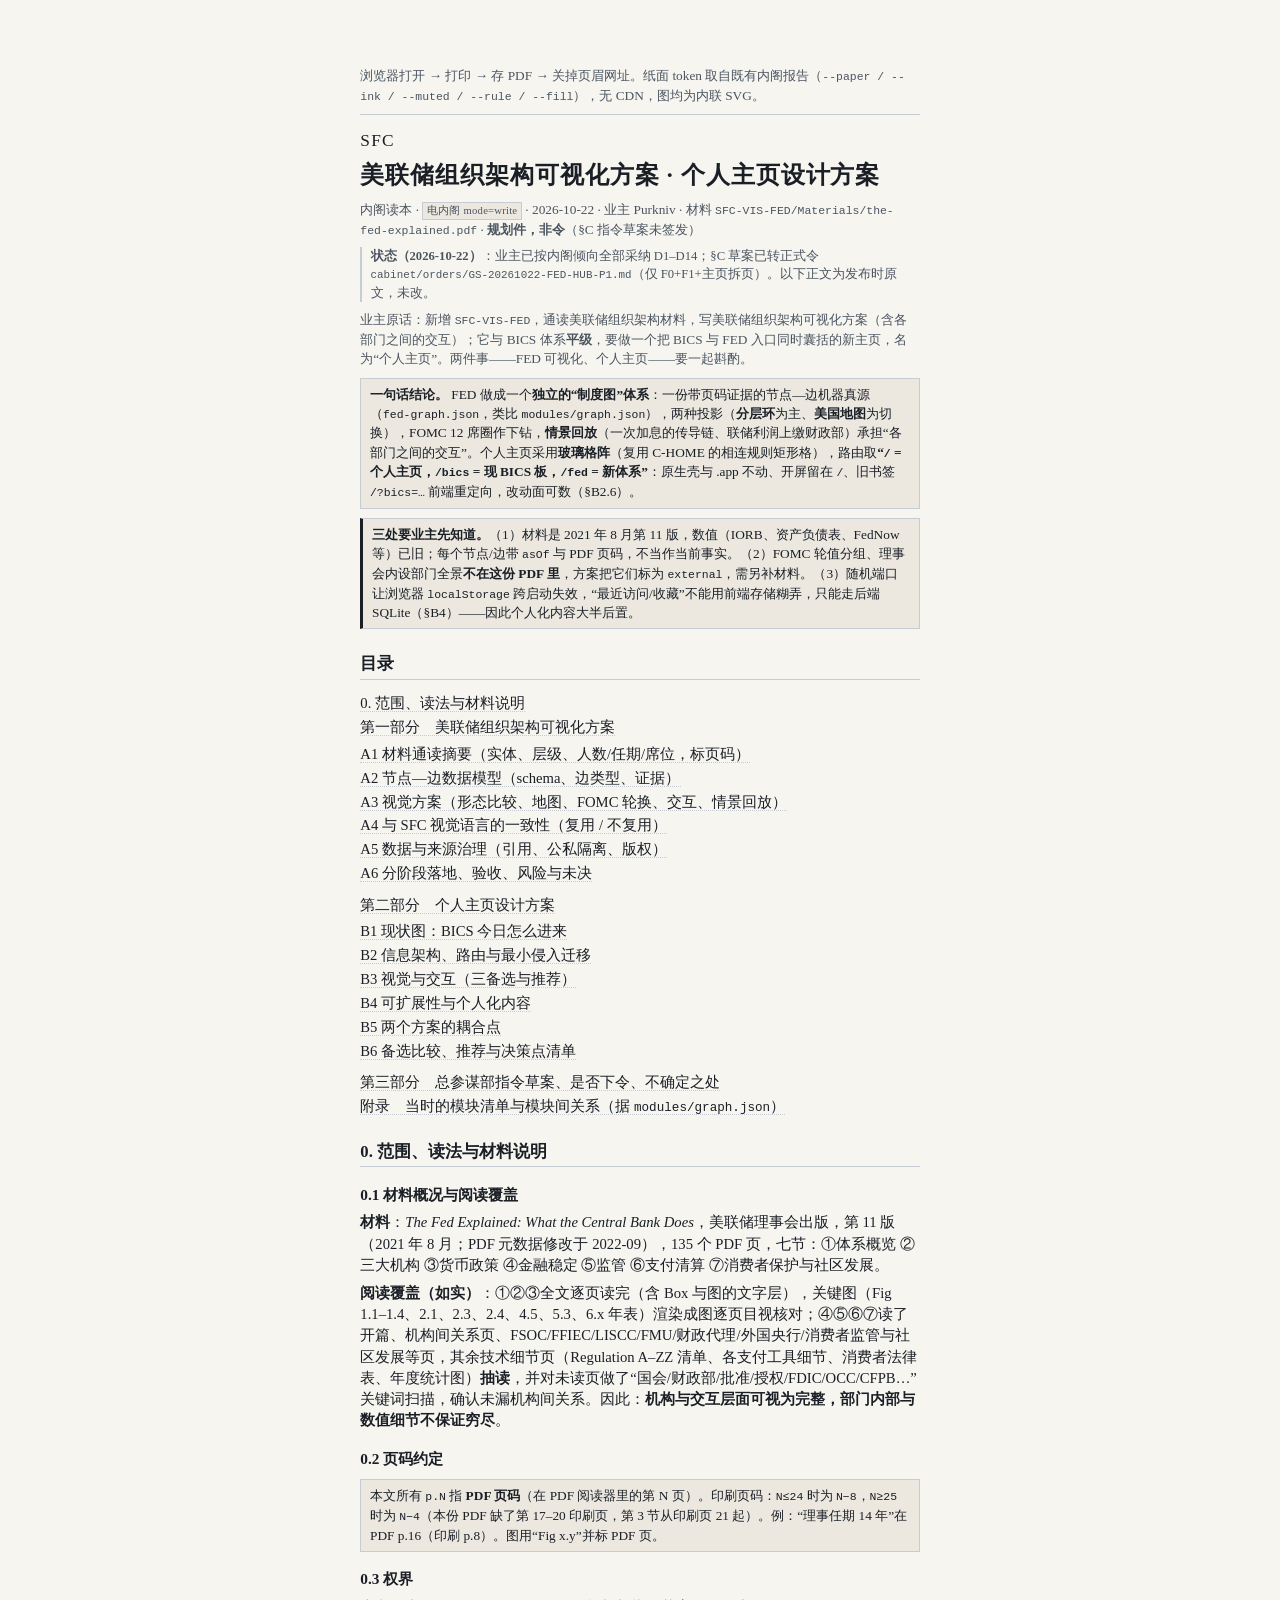
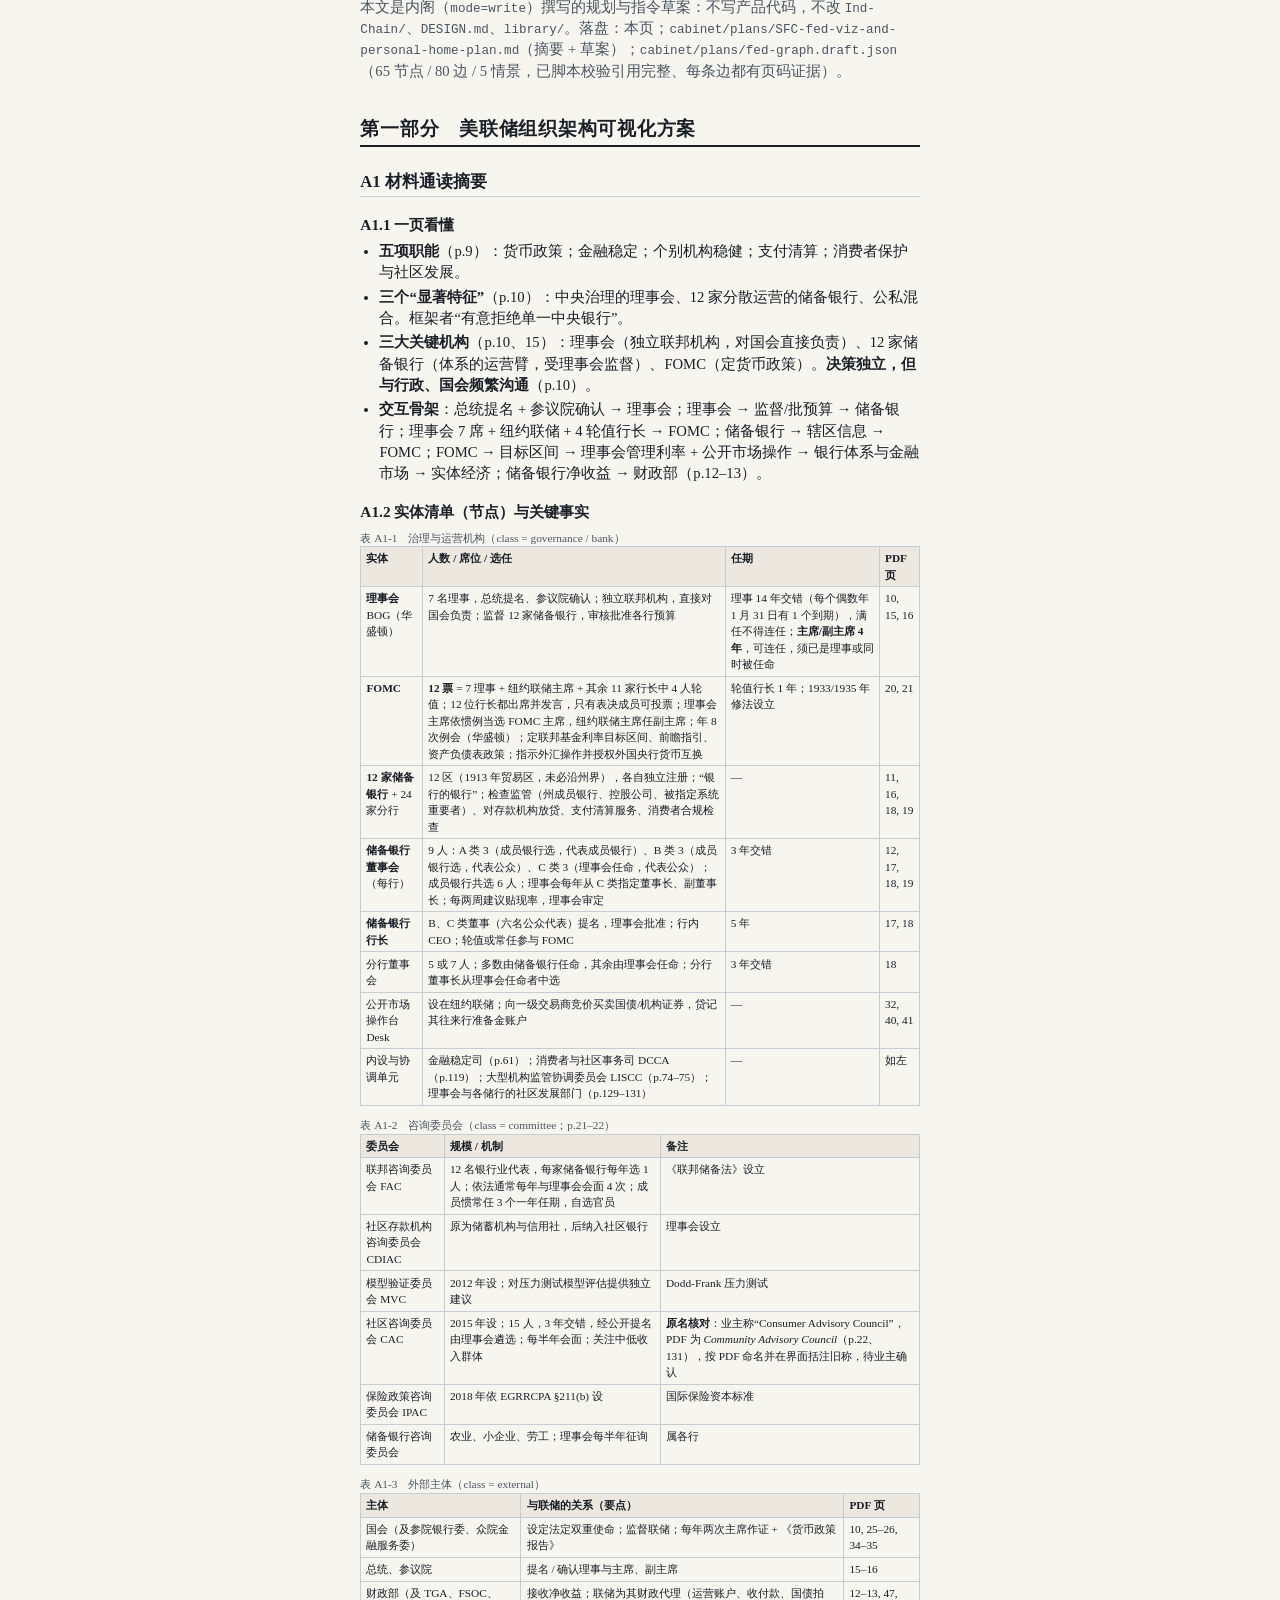
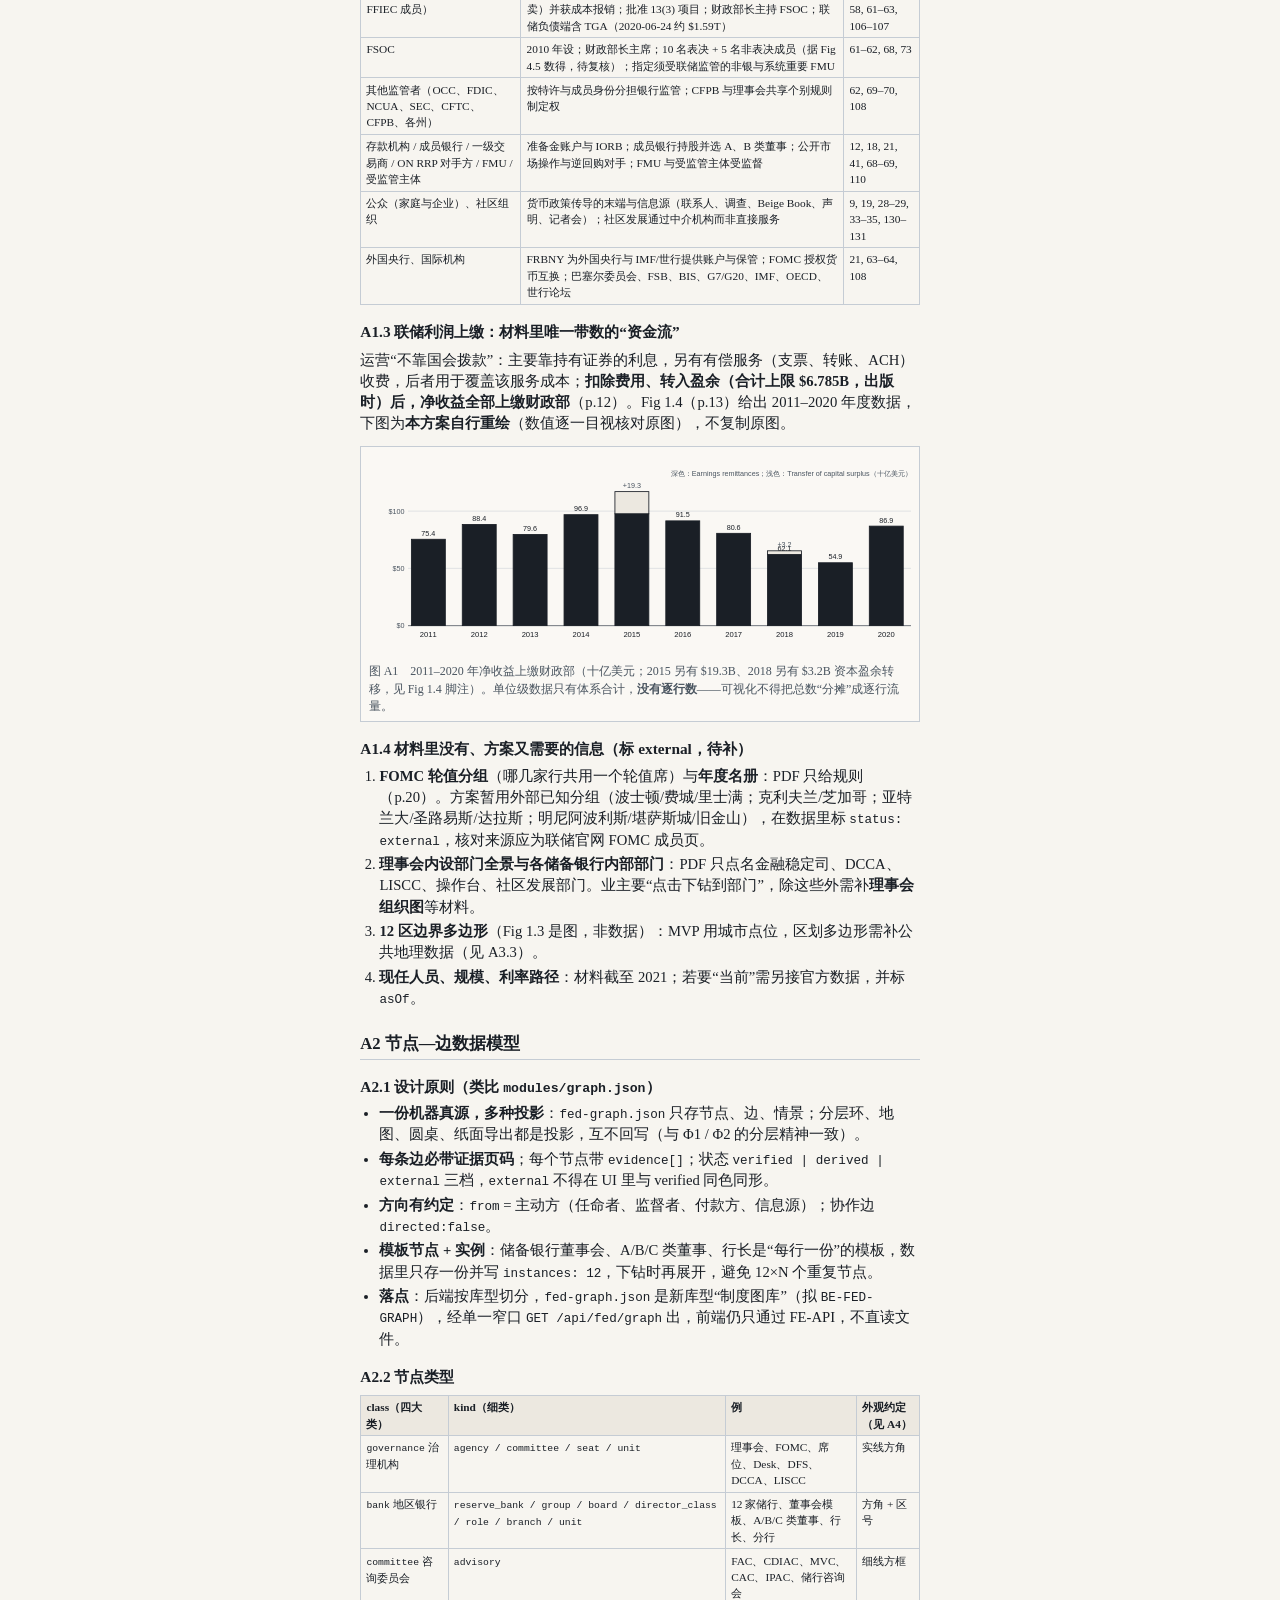
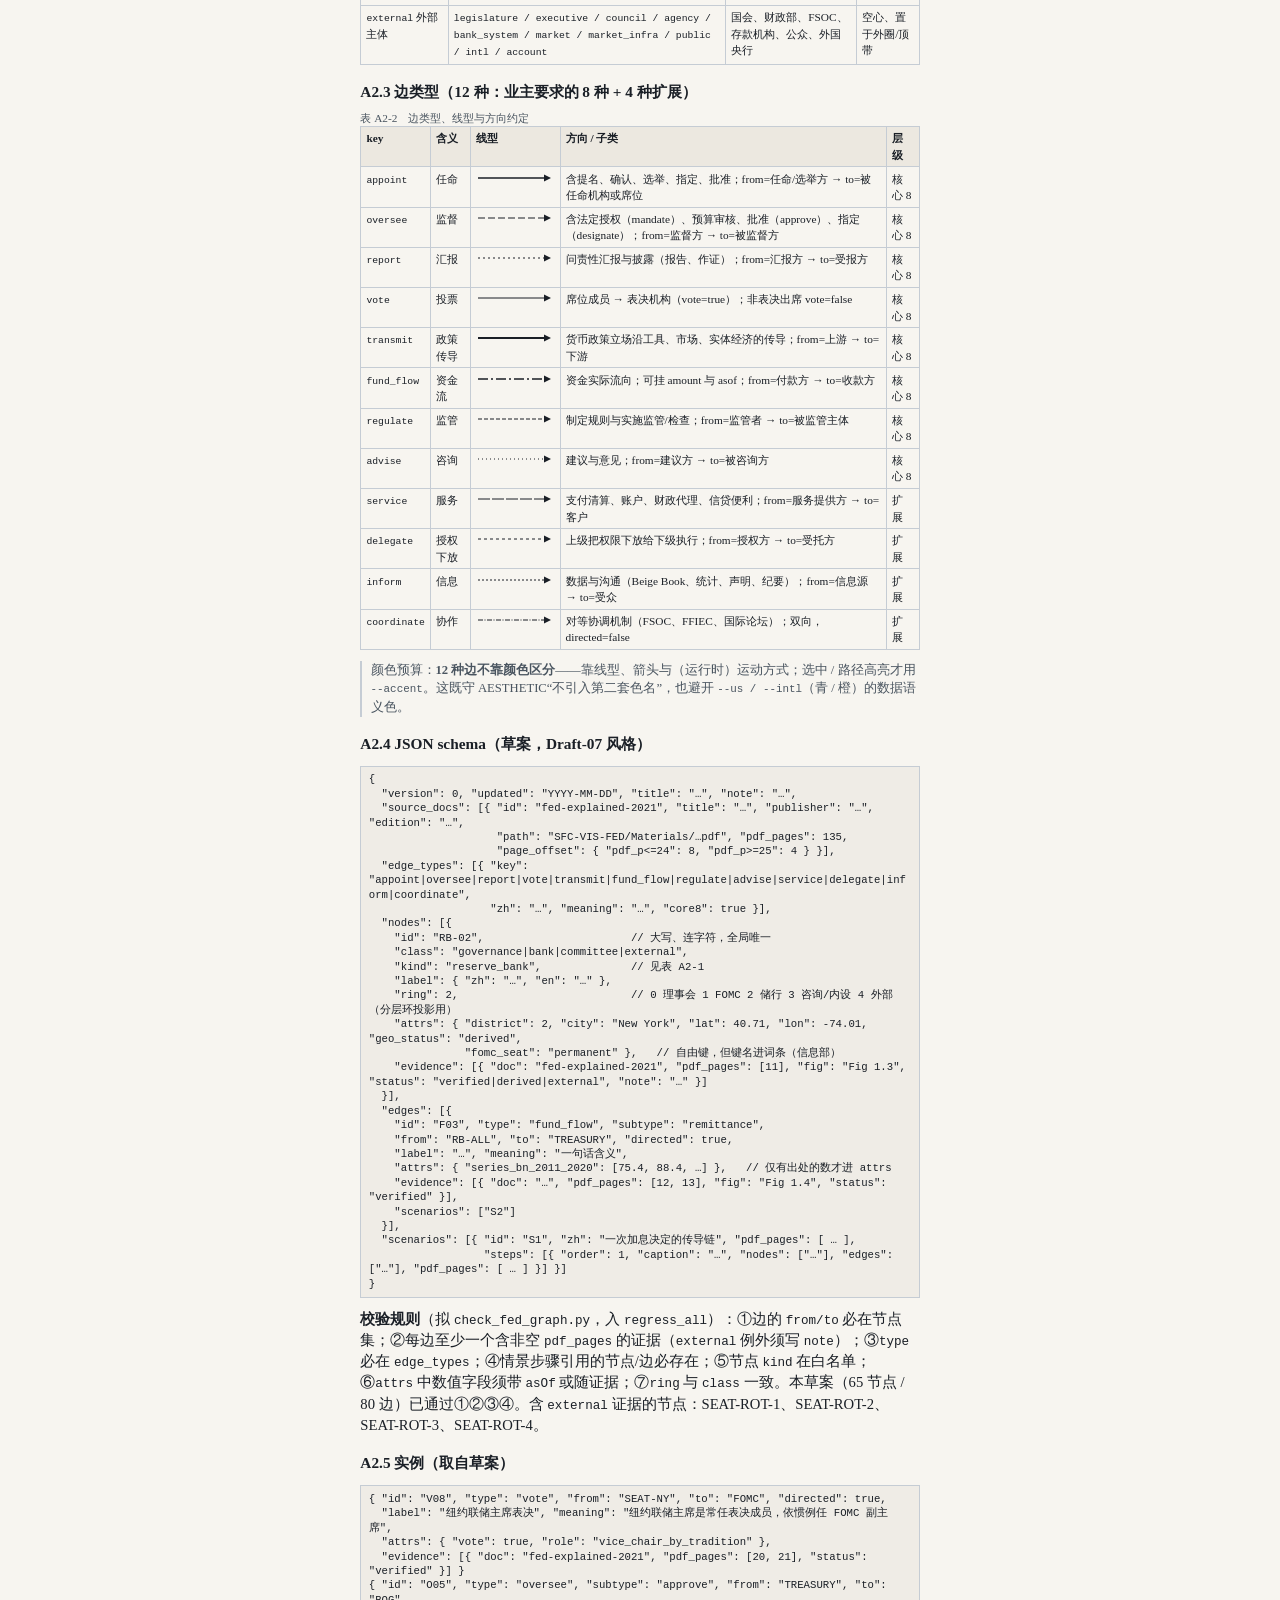
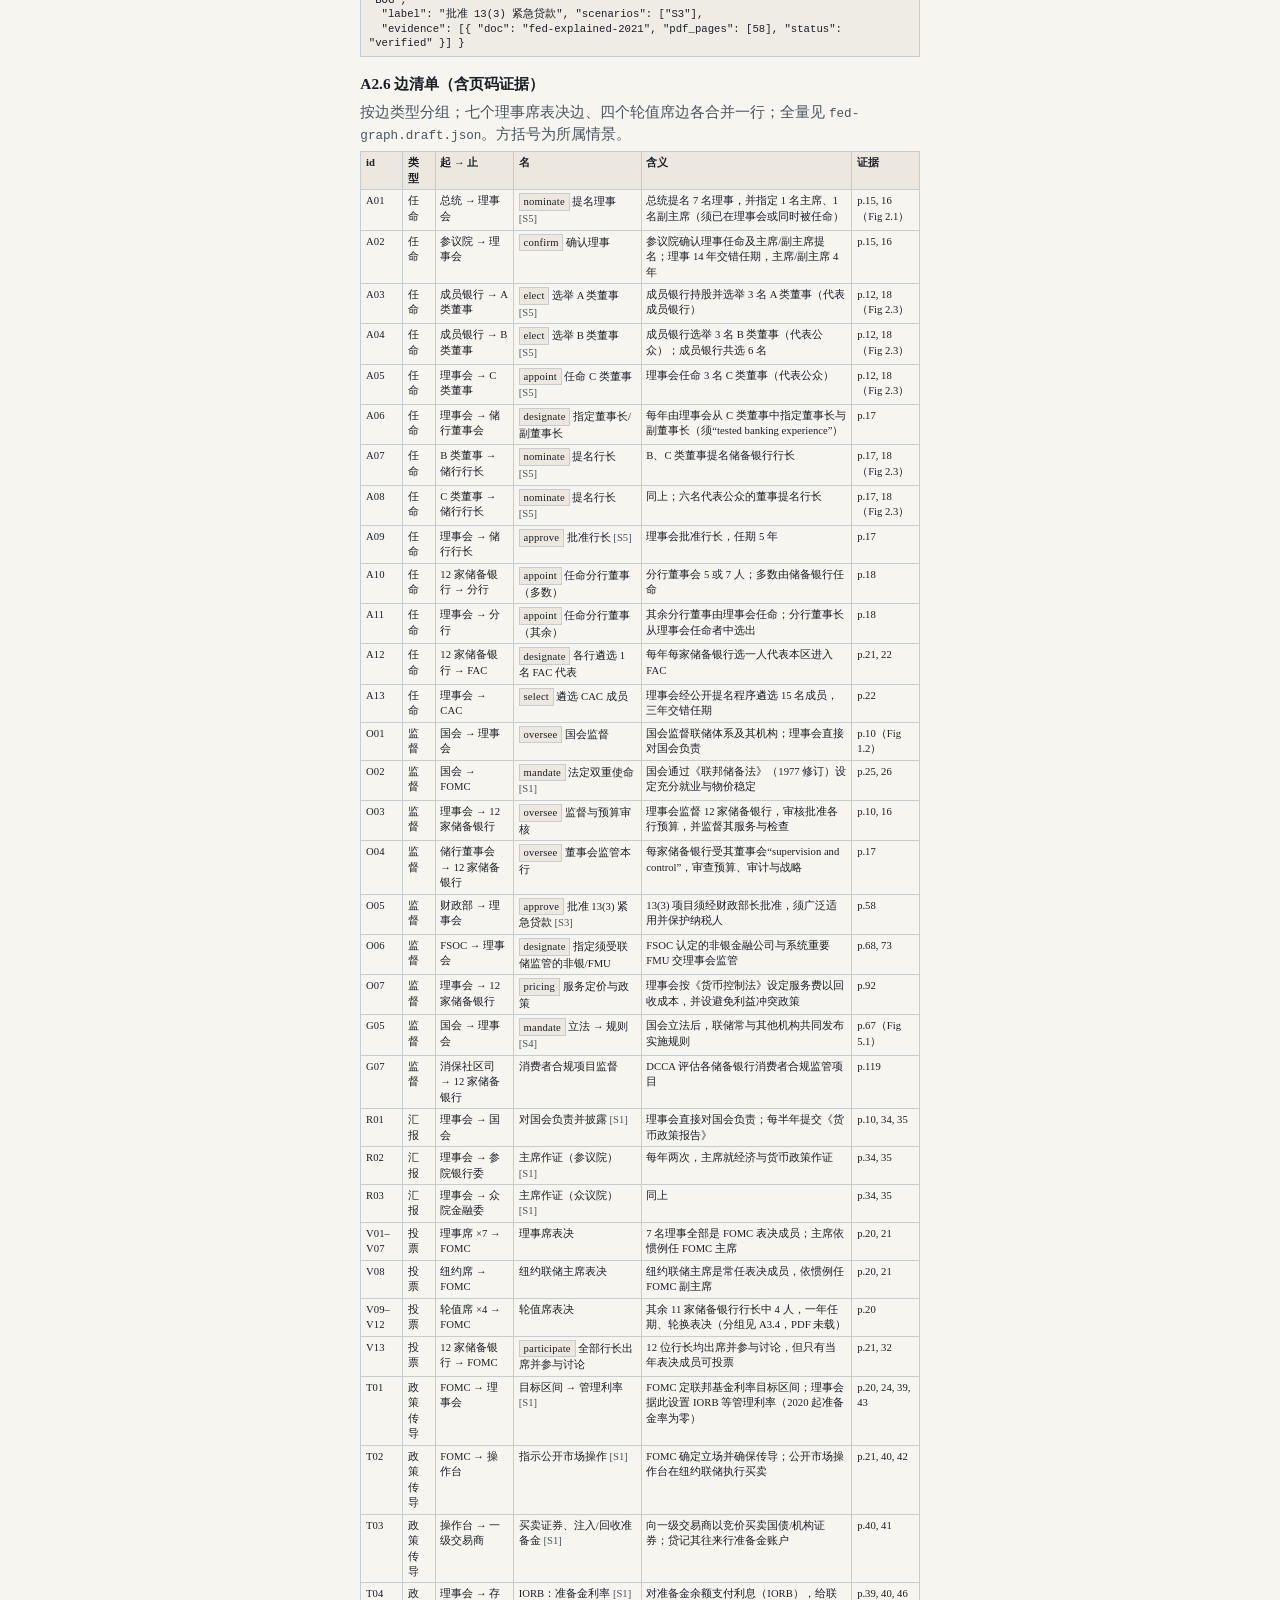
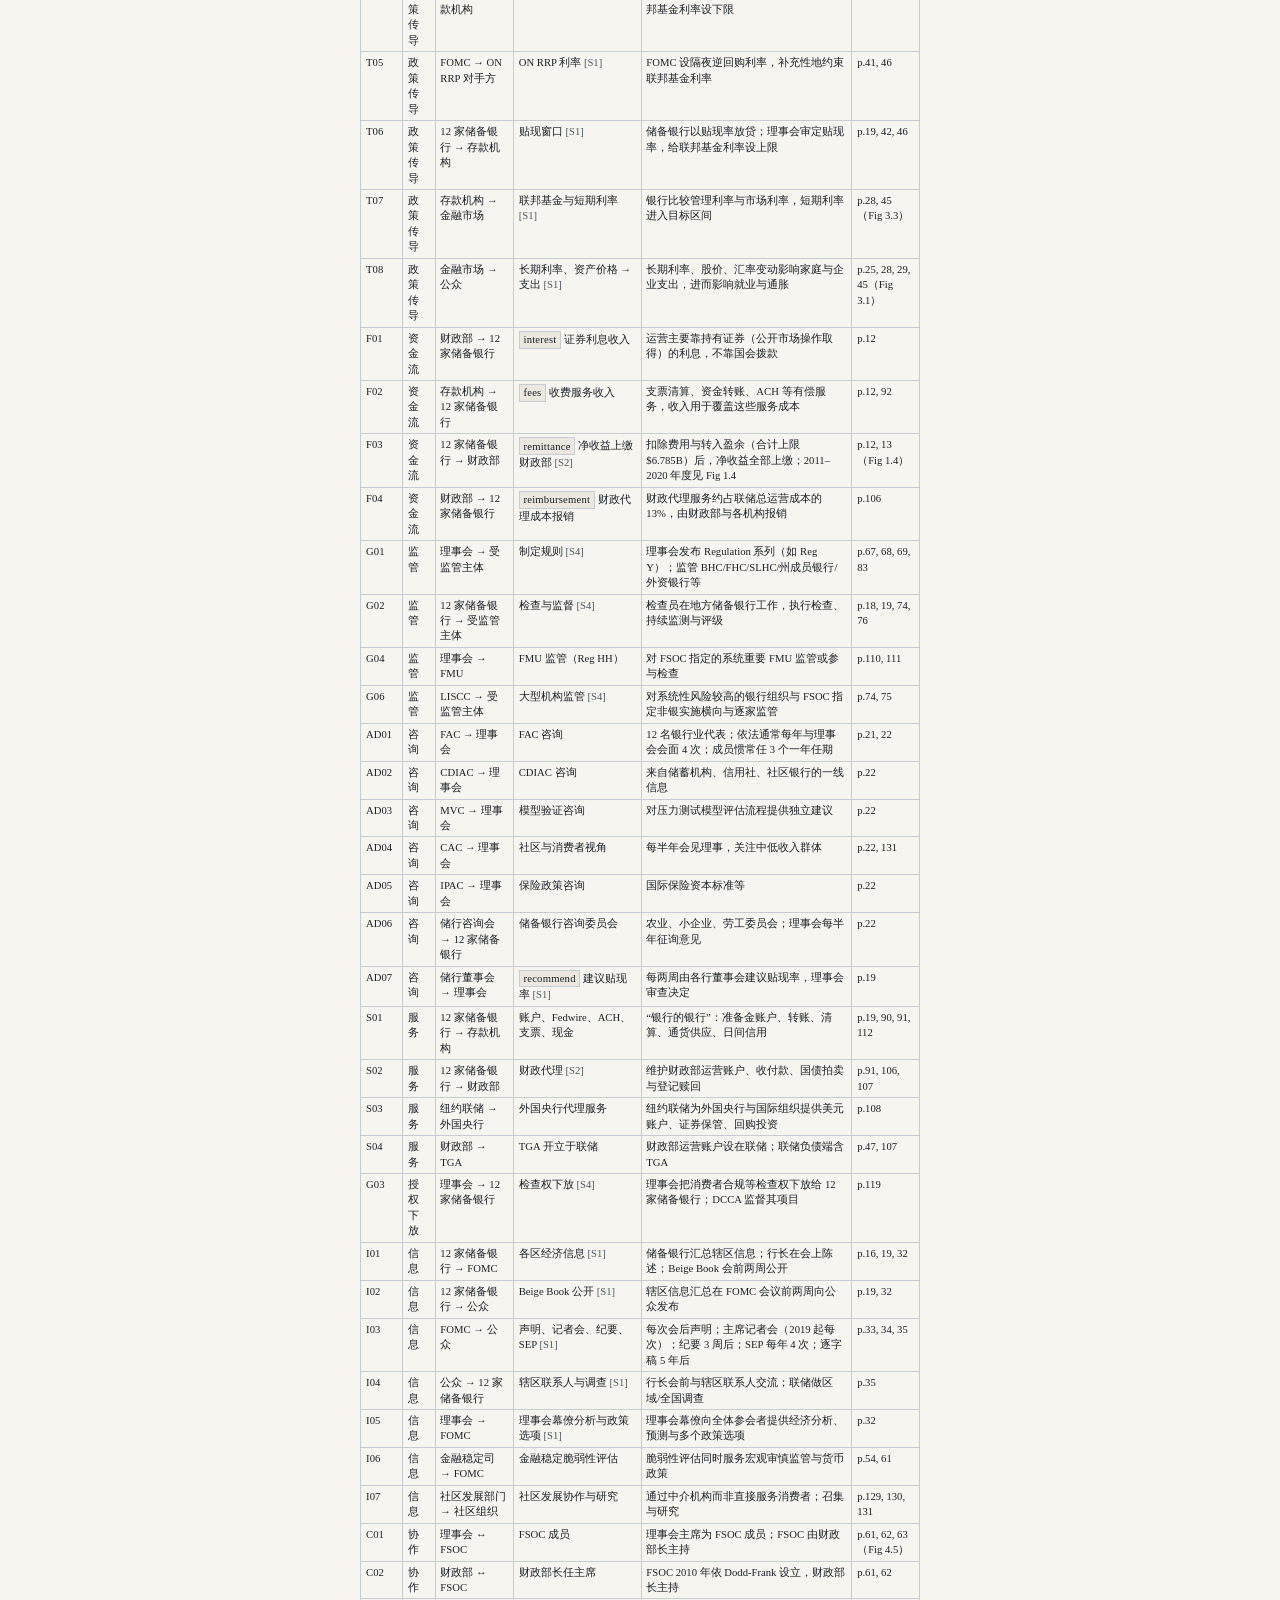
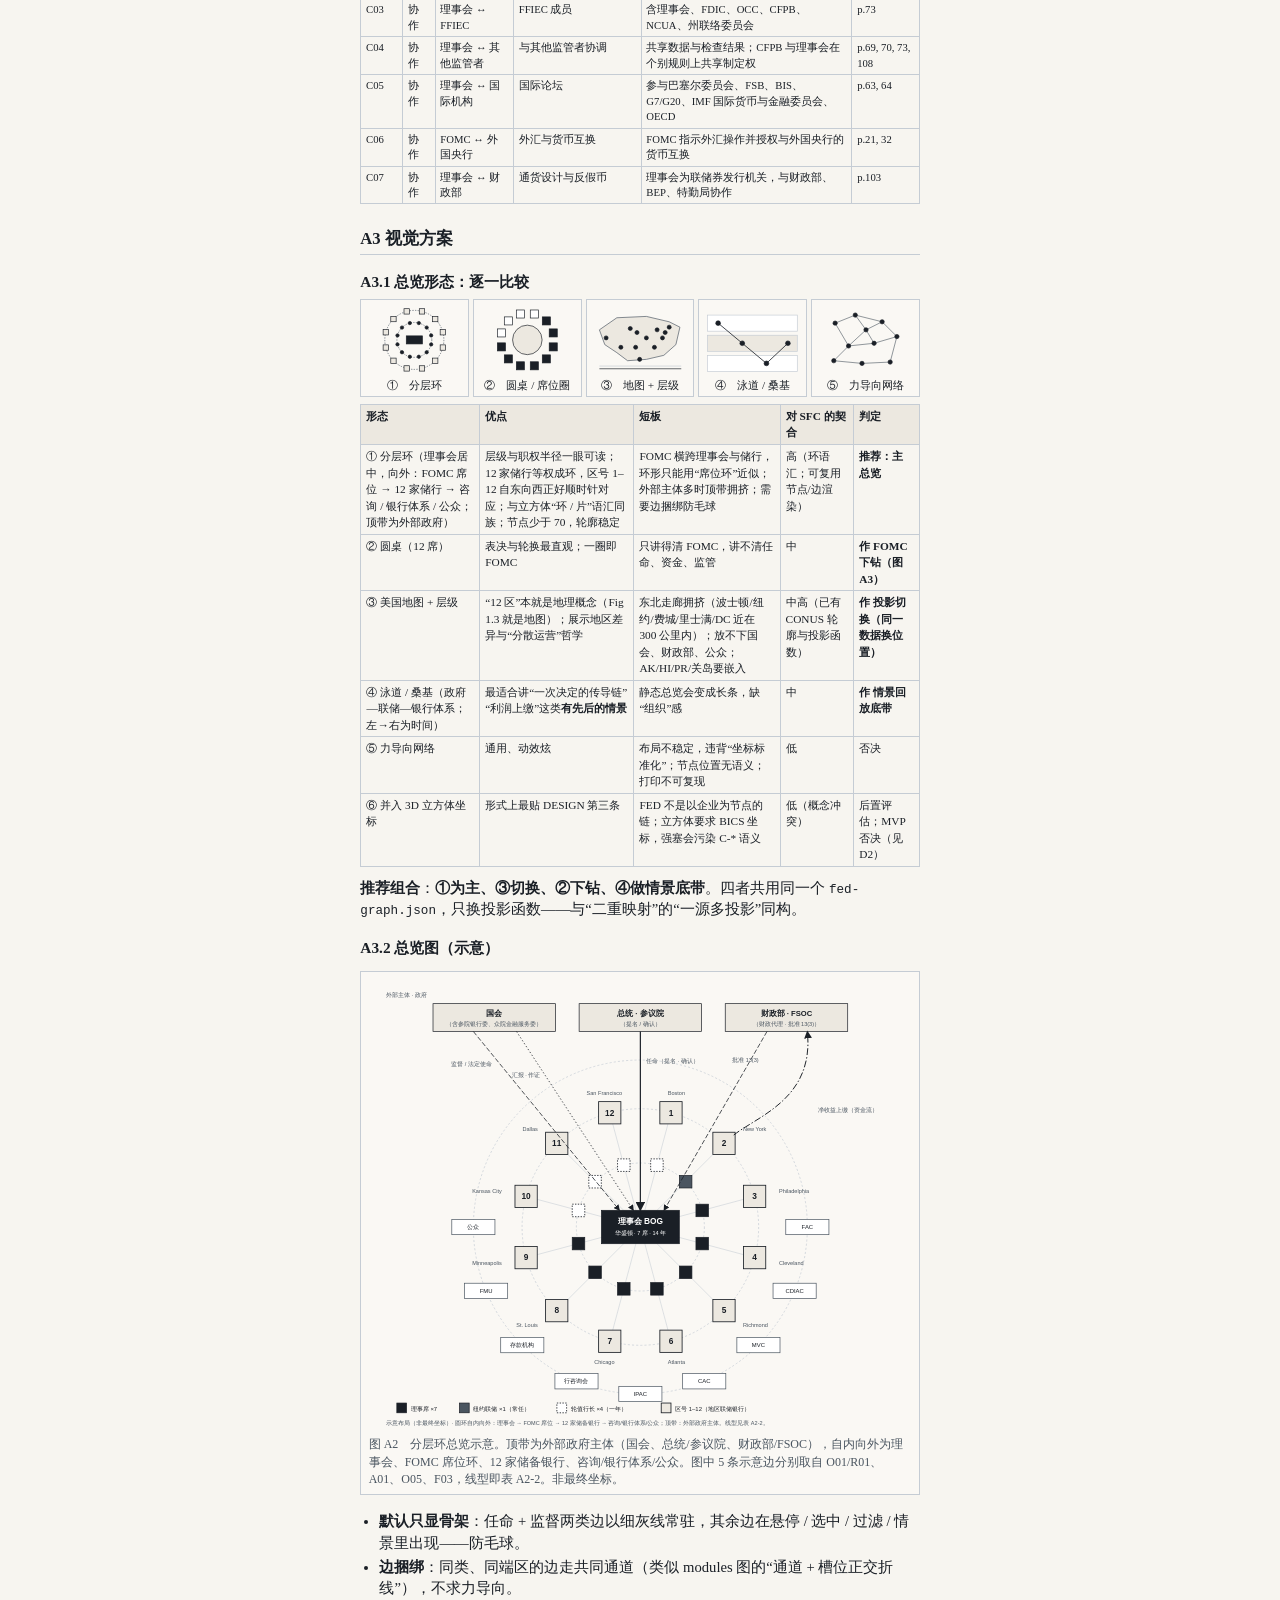
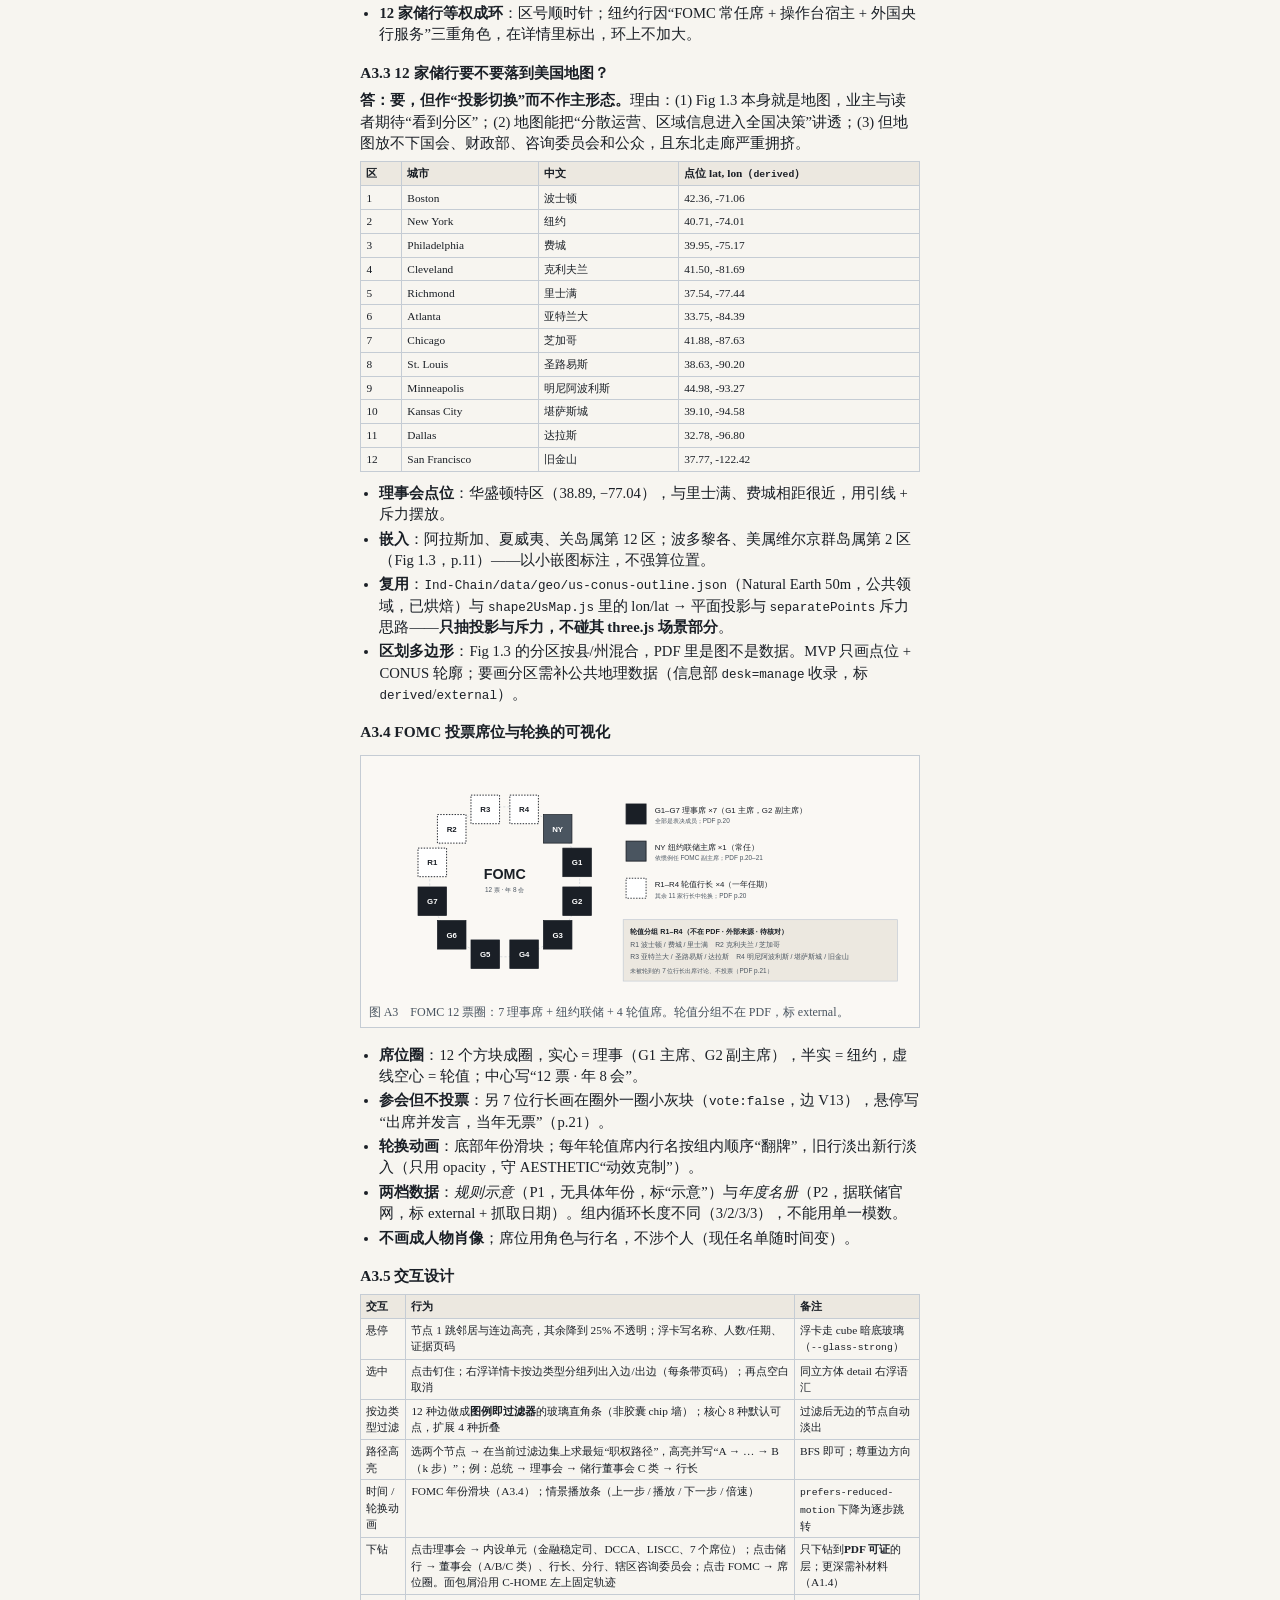
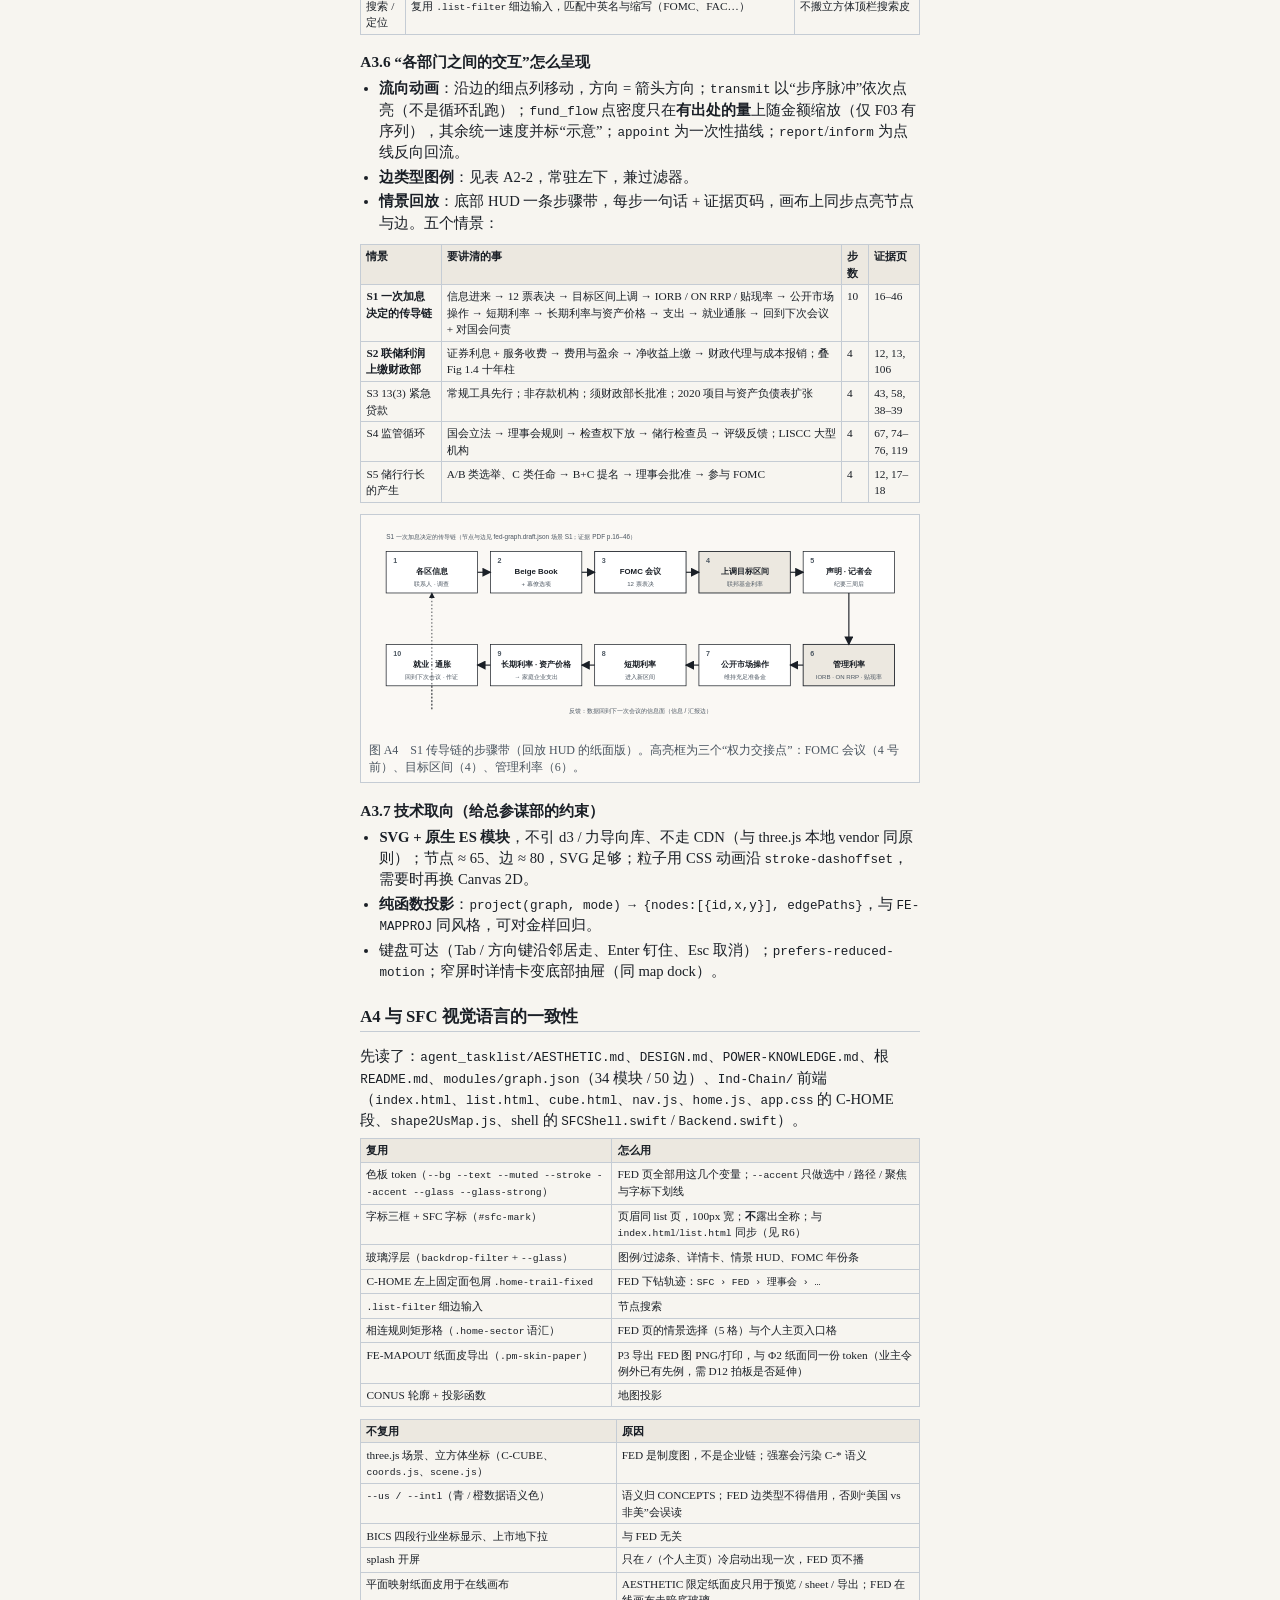
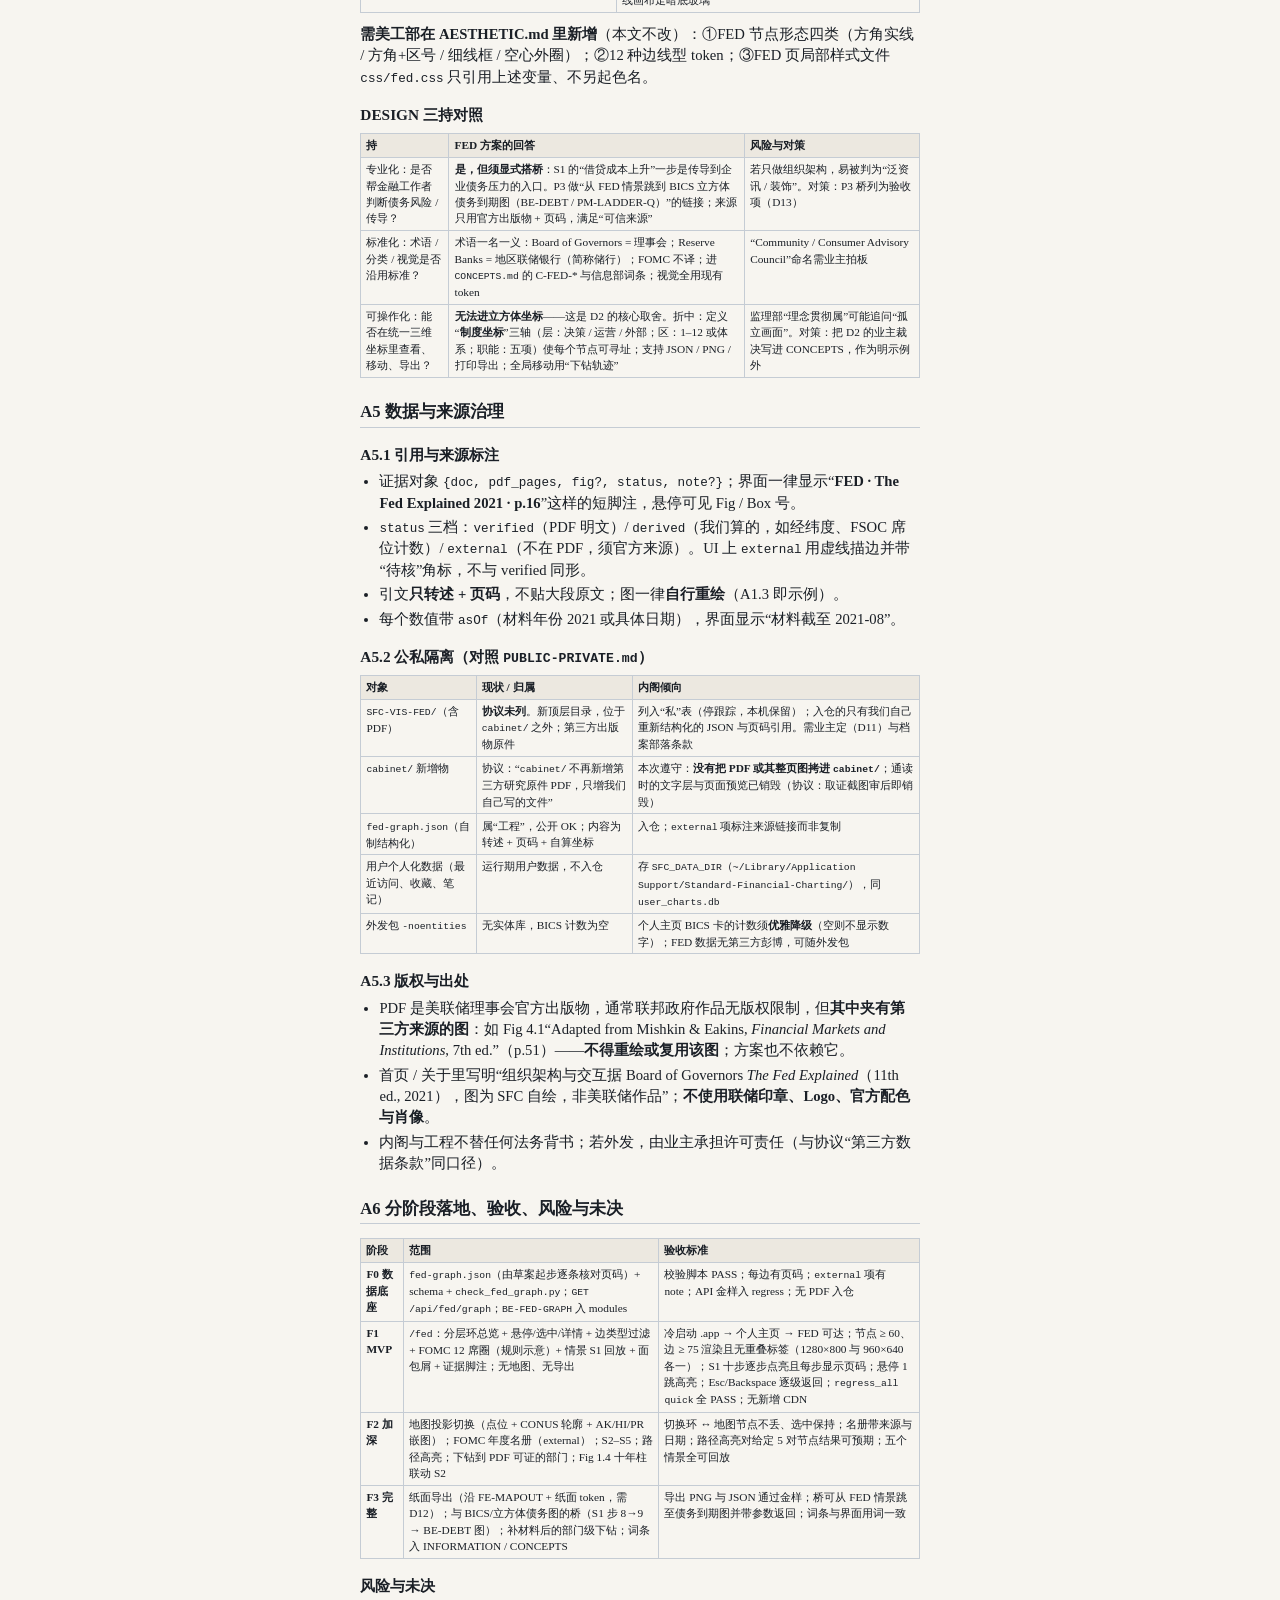
<file: cabinet/reports/SFC-fed-viz-and-personal-home-plan.html>
<!DOCTYPE html>
<html lang="zh-CN">
<head>
<meta charset="utf-8">
<title>美联储组织架构可视化方案 · 个人主页设计方案</title>
<style>
:root {
  --paper: #f7f5f0;
  --ink: #1a1f26;
  --muted: #4a5560;
  --rule: #c5ccd4;
  --fill: #ece8e0;
}
@page { size: A4; margin: 14mm 14mm 16mm; }
* { box-sizing: border-box; }
body {
  margin: 0 auto;
  padding: 16mm 16mm 22mm;
  max-width: 180mm;
  color: var(--ink);
  background: var(--paper);
  font-family: "Iowan Old Style", "Palatino Linotype", Palatino, "Songti SC", "Noto Serif SC", serif;
  font-size: 11pt;
  line-height: 1.45;
}
h1 { font-size: 18pt; font-weight: 600; letter-spacing: 0.04em; margin: 0.2em 0 0.3em; }
.brand { letter-spacing: 0.07em; font-size: 13pt; margin: 0; }
h2 { font-size: 12.5pt; border-bottom: 1px solid var(--rule); padding-bottom: 0.15em; margin-top: 1.35em; page-break-after: avoid; }
h2.part { font-size: 14pt; letter-spacing: 0.04em; border-bottom: 2px solid var(--ink); margin-top: 1.8em; }
h3 { font-size: 11.5pt; font-weight: 600; margin: 1.05em 0 0.25em; page-break-after: avoid; }
h4 { font-size: 10.5pt; font-weight: 600; margin: 0.85em 0 0.2em; page-break-after: avoid; }
p { margin: 0.45em 0; }
.cover-meta, .lede { color: var(--muted); font-size: 10pt; }
.muted { color: var(--muted); }
.no-print { font-size: 10pt; color: var(--muted); border-bottom: 1px solid var(--rule); padding-bottom: 0.6em; margin-bottom: 1em; }
ul, ol { margin: 0.35em 0 0.7em; padding-left: 1.3em; }
li { margin: 0.22em 0; }
table { width: 100%; border-collapse: collapse; font-size: 9.5pt; margin: 0.6em 0 1em; }
table.s { font-size: 8.5pt; }
table.xs { font-size: 8pt; }
table.nobreak { page-break-inside: avoid; }
tr { page-break-inside: avoid; }
th, td { border: 1px solid var(--rule); padding: 0.28em 0.45em; text-align: left; vertical-align: top; }
th { background: var(--fill); font-weight: 600; }
code, pre { font-family: "SF Mono", ui-monospace, Menlo, Consolas, monospace; }
code { font-size: 0.86em; }
pre {
  background: #efece6;
  border: 1px solid var(--rule);
  padding: 0.55em 0.7em;
  font-size: 8pt;
  line-height: 1.35;
  page-break-inside: avoid;
  white-space: pre-wrap;
  overflow-wrap: anywhere;
}
pre.long { page-break-inside: auto; }
.toc ol { list-style: none; padding-left: 0; }
.toc li { margin: 0.18em 0; }
.toc a { color: inherit; text-decoration: none; border-bottom: 1px dotted var(--rule); }
.fig {
  margin: 0.8em 0 1.1em;
  page-break-inside: avoid;
  border: 1px solid var(--rule);
  background: #faf8f4;
  padding: 0.55em 0.5em 0.4em;
}
.fig svg { display: block; width: 100%; height: auto; }
.fig-cap { font-size: 9pt; color: var(--muted); margin: 0.35em 0 0; text-align: left; }
.thumbs { display: grid; grid-template-columns: repeat(5, 1fr); gap: 4px; margin: 0.4em 0; }
.thumbs div { border: 1px solid var(--rule); background: #faf8f4; padding: 3px; text-align: center; font-size: 8.5pt; }
.thumbs svg { width: 100%; height: auto; display: block; }
.note { font-size: 9.5pt; color: var(--muted); border-left: 2px solid var(--rule); padding-left: 0.65em; margin: 0.6em 0; }
.callout { background: var(--fill); border: 1px solid var(--rule); padding: 0.45em 0.65em; margin: 0.7em 0; font-size: 10pt; page-break-inside: avoid; }
.callout.warn { border-left: 3px solid var(--ink); }
.badge { display: inline-block; border: 1px solid var(--rule); background: var(--fill); padding: 0.02em 0.35em; font-size: 8pt; letter-spacing: 0.02em; }
.rec { font-weight: 600; }
@media print {
  body { background: white; }
  .no-print { display: none; }
  a { color: inherit; text-decoration: none; }
  .fig, .thumbs div { background: white; }
}

</style>
</head>
<body>
<p class="no-print">浏览器打开 → 打印 → 存 PDF → 关掉页眉网址。纸面 token 取自既有内阁报告（<code>--paper / --ink / --muted / --rule / --fill</code>），无 CDN，图均为内联 SVG。</p>
<p class="brand">SFC</p>
<h1>美联储组织架构可视化方案 · 个人主页设计方案</h1>
<p class="cover-meta">内阁读本 · <span class="badge">电内阁 mode=write</span> · 2026-10-22 · 业主 Purkniv · 材料 <code>SFC-VIS-FED/Materials/the-fed-explained.pdf</code> · <strong>规划件，非令</strong>（§C 指令草案未签发）</p>

<p class="note"><strong>状态（2026-10-22）</strong>：业主已按内阁倾向全部采纳 D1–D14；§C 草案已转正式令 <code>cabinet/orders/GS-20261022-FED-HUB-P1.md</code>（仅 F0+F1+主页拆页）。以下正文为发布时原文，未改。</p>
<p class="lede">业主原话：新增 <code>SFC-VIS-FED</code>，通读美联储组织架构材料，写美联储组织架构可视化方案（含各部门之间的交互）；它与 BICS 体系<strong>平级</strong>，要做一个把 BICS 与 FED 入口同时囊括的新主页，名为“个人主页”。两件事——FED 可视化、个人主页——要一起斟酌。</p>

<div class="callout">
<strong>一句话结论。</strong> FED 做成一个<strong>独立的“制度图”体系</strong>：一份带页码证据的节点—边机器真源（<code>fed-graph.json</code>，类比 <code>modules/graph.json</code>），两种投影（<strong>分层环</strong>为主、<strong>美国地图</strong>为切换），FOMC 12 席圈作下钻，<strong>情景回放</strong>（一次加息的传导链、联储利润上缴财政部）承担“各部门之间的交互”。个人主页采用<strong>玻璃格阵</strong>（复用 C-HOME 的相连规则矩形格），路由取<strong>“<code>/</code> = 个人主页，<code>/bics</code> = 现 BICS 板，<code>/fed</code> = 新体系”</strong>：原生壳与 .app 不动、开屏留在 <code>/</code>、旧书签 <code>/?bics=…</code> 前端重定向，改动面可数（§B2.6）。
</div>
<div class="callout warn">
<strong>三处要业主先知道。</strong>（1）材料是 2021 年 8 月第 11 版，数值（IORB、资产负债表、FedNow 等）已旧；每个节点/边带 <code>asOf</code> 与 PDF 页码，不当作当前事实。（2）FOMC 轮值分组、理事会内设部门全景<strong>不在这份 PDF 里</strong>，方案把它们标为 <code>external</code>，需另补材料。（3）随机端口让浏览器 <code>localStorage</code> 跨启动失效，“最近访问/收藏”不能用前端存储糊弄，只能走后端 SQLite（§B4）——因此个人化内容大半后置。
</div>

<nav class="toc">
<h2>目录</h2>
<ol>
  <li><a href="#s0">0. 范围、读法与材料说明</a></li>
  <li><a href="#A">第一部分　美联储组织架构可视化方案</a>
    <ol>
      <li><a href="#a1">A1 材料通读摘要（实体、层级、人数/任期/席位，标页码）</a></li>
      <li><a href="#a2">A2 节点—边数据模型（schema、边类型、证据）</a></li>
      <li><a href="#a3">A3 视觉方案（形态比较、地图、FOMC 轮换、交互、情景回放）</a></li>
      <li><a href="#a4">A4 与 SFC 视觉语言的一致性（复用 / 不复用）</a></li>
      <li><a href="#a5">A5 数据与来源治理（引用、公私隔离、版权）</a></li>
      <li><a href="#a6">A6 分阶段落地、验收、风险与未决</a></li>
    </ol></li>
  <li><a href="#B">第二部分　个人主页设计方案</a>
    <ol>
      <li><a href="#b1">B1 现状图：BICS 今日怎么进来</a></li>
      <li><a href="#b2">B2 信息架构、路由与最小侵入迁移</a></li>
      <li><a href="#b3">B3 视觉与交互（三备选与推荐）</a></li>
      <li><a href="#b4">B4 可扩展性与个人化内容</a></li>
      <li><a href="#b5">B5 两个方案的耦合点</a></li>
      <li><a href="#b6">B6 备选比较、推荐与决策点清单</a></li>
    </ol></li>
  <li><a href="#C">第三部分　总参谋部指令草案、是否下令、不确定之处</a></li>
  <li><a href="#D">附录　当时的模块清单与模块间关系（据 <code>modules/graph.json</code>）</a></li>
</ol>
</nav>

<!-- ================= 0 ================= -->
<h2 id="s0">0. 范围、读法与材料说明</h2>
<h3>0.1 材料概况与阅读覆盖</h3>
<p><strong>材料</strong>：<em>The Fed Explained: What the Central Bank Does</em>，美联储理事会出版，第 11 版（2021 年 8 月；PDF 元数据修改于 2022-09），135 个 PDF 页，七节：①体系概览 ②三大机构 ③货币政策 ④金融稳定 ⑤监管 ⑥支付清算 ⑦消费者保护与社区发展。</p>
<p><strong>阅读覆盖（如实）</strong>：①②③全文逐页读完（含 Box 与图的文字层），关键图（Fig 1.1–1.4、2.1、2.3、2.4、4.5、5.3、6.x 年表）渲染成图逐页目视核对；④⑤⑥⑦读了开篇、机构间关系页、FSOC/FFIEC/LISCC/FMU/财政代理/外国央行/消费者监管与社区发展等页，其余技术细节页（Regulation A–ZZ 清单、各支付工具细节、消费者法律表、年度统计图）<strong>抽读</strong>，并对未读页做了“国会/财政部/批准/授权/FDIC/OCC/CFPB…”关键词扫描，确认未漏机构间关系。因此：<strong>机构与交互层面可视为完整，部门内部与数值细节不保证穷尽</strong>。</p>
<h3>0.2 页码约定</h3>
<p class="callout">本文所有 <code>p.N</code> 指 <strong>PDF 页码</strong>（在 PDF 阅读器里的第 N 页）。印刷页码：<code>N≤24</code> 时为 <code>N−8</code>，<code>N≥25</code> 时为 <code>N−4</code>（本份 PDF 缺了第 17–20 印刷页，第 3 节从印刷页 21 起）。例：“理事任期 14 年”在 PDF p.16（印刷 p.8）。图用“Fig x.y”并标 PDF 页。</p>
<h3>0.3 权界</h3>
<p class="muted">本文是内阁（<code>mode=write</code>）撰写的规划与指令草案：不写产品代码，不改 <code>Ind-Chain/</code>、<code>DESIGN.md</code>、<code>library/</code>。落盘：本页；<code>cabinet/plans/SFC-fed-viz-and-personal-home-plan.md</code>（摘要 + 草案）；<code>cabinet/plans/fed-graph.draft.json</code>（65 节点 / 80 边 / 5 情景，已脚本校验引用完整、每条边都有页码证据）。</p>

<!-- ================= PART A ================= -->
<h2 class="part" id="A">第一部分　美联储组织架构可视化方案</h2>

<h2 id="a1">A1 材料通读摘要</h2>
<h3>A1.1 一页看懂</h3>
<ul>
  <li><strong>五项职能</strong>（p.9）：货币政策；金融稳定；个别机构稳健；支付清算；消费者保护与社区发展。</li>
  <li><strong>三个“显著特征”</strong>（p.10）：中央治理的理事会、12 家分散运营的储备银行、公私混合。框架者“有意拒绝单一中央银行”。</li>
  <li><strong>三大关键机构</strong>（p.10、15）：理事会（独立联邦机构，对国会直接负责）、12 家储备银行（体系的运营臂，受理事会监督）、FOMC（定货币政策）。<strong>决策独立，但与行政、国会频繁沟通</strong>（p.10）。</li>
  <li><strong>交互骨架</strong>：总统提名 + 参议院确认 → 理事会；理事会 → 监督/批预算 → 储备银行；理事会 7 席 + 纽约联储 + 4 轮值行长 → FOMC；储备银行 → 辖区信息 → FOMC；FOMC → 目标区间 → 理事会管理利率 + 公开市场操作 → 银行体系与金融市场 → 实体经济；储备银行净收益 → 财政部（p.12–13）。</li>
</ul>

<h3>A1.2 实体清单（节点）与关键事实</h3>
<table class="s">
<caption class="muted" style="text-align:left;caption-side:top">表 A1-1　治理与运营机构（class = governance / bank）</caption>
<thead><tr><th>实体</th><th>人数 / 席位 / 选任</th><th>任期</th><th>PDF 页</th></tr></thead>
<tbody>
<tr><td><strong>理事会</strong> BOG（华盛顿）</td><td>7 名理事，总统提名、参议院确认；独立联邦机构，直接对国会负责；监督 12 家储备银行，审核批准各行预算</td><td>理事 14 年交错（每个偶数年 1 月 31 日有 1 个到期），满任不得连任；<strong>主席/副主席 4 年</strong>，可连任，须已是理事或同时被任命</td><td>10, 15, 16</td></tr>
<tr><td><strong>FOMC</strong></td><td><strong>12 票</strong> = 7 理事 + 纽约联储主席 + 其余 11 家行长中 4 人轮值；12 位行长都出席并发言，只有表决成员可投票；理事会主席依惯例当选 FOMC 主席，纽约联储主席任副主席；年 8 次例会（华盛顿）；定联邦基金利率目标区间、前瞻指引、资产负债表政策；指示外汇操作并授权外国央行货币互换</td><td>轮值行长 1 年；1933/1935 年修法设立</td><td>20, 21</td></tr>
<tr><td><strong>12 家储备银行</strong> + 24 家分行</td><td>12 区（1913 年贸易区，未必沿州界），各自独立注册；“银行的银行”；检查监管（州成员银行、控股公司、被指定系统重要者）、对存款机构放贷、支付清算服务、消费者合规检查</td><td>—</td><td>11, 16, 18, 19</td></tr>
<tr><td><strong>储备银行董事会</strong>（每行）</td><td>9 人：A 类 3（成员银行选，代表成员银行）、B 类 3（成员银行选，代表公众）、C 类 3（理事会任命，代表公众）；成员银行共选 6 人；理事会每年从 C 类指定董事长、副董事长；每两周建议贴现率，理事会审定</td><td>3 年交错</td><td>12, 17, 18, 19</td></tr>
<tr><td><strong>储备银行行长</strong></td><td>B、C 类董事（六名公众代表）提名，理事会批准；行内 CEO；轮值或常任参与 FOMC</td><td>5 年</td><td>17, 18</td></tr>
<tr><td>分行董事会</td><td>5 或 7 人；多数由储备银行任命，其余由理事会任命；分行董事长从理事会任命者中选</td><td>3 年交错</td><td>18</td></tr>
<tr><td>公开市场操作台 Desk</td><td>设在纽约联储；向一级交易商竞价买卖国债/机构证券，贷记其往来行准备金账户</td><td>—</td><td>32, 40, 41</td></tr>
<tr><td>内设与协调单元</td><td>金融稳定司（p.61）；消费者与社区事务司 DCCA（p.119）；大型机构监管协调委员会 LISCC（p.74–75）；理事会与各储行的社区发展部门（p.129–131）</td><td>—</td><td>如左</td></tr>
</tbody></table>

<table class="s">
<caption class="muted" style="text-align:left;caption-side:top">表 A1-2　咨询委员会（class = committee；p.21–22）</caption>
<thead><tr><th>委员会</th><th>规模 / 机制</th><th>备注</th></tr></thead>
<tbody>
<tr><td>联邦咨询委员会 FAC</td><td>12 名银行业代表，每家储备银行每年选 1 人；依法通常每年与理事会会面 4 次；成员惯常任 3 个一年任期，自选官员</td><td>《联邦储备法》设立</td></tr>
<tr><td>社区存款机构咨询委员会 CDIAC</td><td>原为储蓄机构与信用社，后纳入社区银行</td><td>理事会设立</td></tr>
<tr><td>模型验证委员会 MVC</td><td>2012 年设；对压力测试模型评估提供独立建议</td><td>Dodd-Frank 压力测试</td></tr>
<tr><td>社区咨询委员会 CAC</td><td>2015 年设；15 人，3 年交错，经公开提名由理事会遴选；每半年会面；关注中低收入群体</td><td><strong>原名核对</strong>：业主称“Consumer Advisory Council”，PDF 为 <em>Community Advisory Council</em>（p.22、131），按 PDF 命名并在界面括注旧称，待业主确认</td></tr>
<tr><td>保险政策咨询委员会 IPAC</td><td>2018 年依 EGRRCPA §211(b) 设</td><td>国际保险资本标准</td></tr>
<tr><td>储备银行咨询委员会</td><td>农业、小企业、劳工；理事会每半年征询</td><td>属各行</td></tr>
</tbody></table>

<table class="s">
<caption class="muted" style="text-align:left;caption-side:top">表 A1-3　外部主体（class = external）</caption>
<thead><tr><th>主体</th><th>与联储的关系（要点）</th><th>PDF 页</th></tr></thead>
<tbody>
<tr><td>国会（及参院银行委、众院金融服务委）</td><td>设定法定双重使命；监督联储；每年两次主席作证 + 《货币政策报告》</td><td>10, 25–26, 34–35</td></tr>
<tr><td>总统、参议院</td><td>提名 / 确认理事与主席、副主席</td><td>15–16</td></tr>
<tr><td>财政部（及 TGA、FSOC、FFIEC 成员）</td><td>接收净收益；联储为其财政代理（运营账户、收付款、国债拍卖）并获成本报销；批准 13(3) 项目；财政部长主持 FSOC；联储负债端含 TGA（2020-06-24 约 $1.59T）</td><td>12–13, 47, 58, 61–63, 106–107</td></tr>
<tr><td>FSOC</td><td>2010 年设；财政部长主席；10 名表决 + 5 名非表决成员（据 Fig 4.5 数得，待复核）；指定须受联储监管的非银与系统重要 FMU</td><td>61–62, 68, 73</td></tr>
<tr><td>其他监管者（OCC、FDIC、NCUA、SEC、CFTC、CFPB、各州）</td><td>按特许与成员身份分担银行监管；CFPB 与理事会共享个别规则制定权</td><td>62, 69–70, 108</td></tr>
<tr><td>存款机构 / 成员银行 / 一级交易商 / ON RRP 对手方 / FMU / 受监管主体</td><td>准备金账户与 IORB；成员银行持股并选 A、B 类董事；公开市场操作与逆回购对手；FMU 与受监管主体受监督</td><td>12, 18, 21, 41, 68–69, 110</td></tr>
<tr><td>公众（家庭与企业）、社区组织</td><td>货币政策传导的末端与信息源（联系人、调查、Beige Book、声明、记者会）；社区发展通过中介机构而非直接服务</td><td>9, 19, 28–29, 33–35, 130–131</td></tr>
<tr><td>外国央行、国际机构</td><td>FRBNY 为外国央行与 IMF/世行提供账户与保管；FOMC 授权货币互换；巴塞尔委员会、FSB、BIS、G7/G20、IMF、OECD、世行论坛</td><td>21, 63–64, 108</td></tr>
</tbody></table>

<h3>A1.3 联储利润上缴：材料里唯一带数的“资金流”</h3>
<p>运营“不靠国会拨款”：主要靠持有证券的利息，另有有偿服务（支票、转账、ACH）收费，后者用于覆盖该服务成本；<strong>扣除费用、转入盈余（合计上限 $6.785B，出版时）后，净收益全部上缴财政部</strong>（p.12）。Fig 1.4（p.13）给出 2011–2020 年度数据，下图为<strong>本方案自行重绘</strong>（数值逐一目视核对原图），不复制原图。</p>
<div class="fig"><svg viewBox="0 0 640 240" xmlns="http://www.w3.org/2000/svg" role="img" aria-label="Fig 1.4 重绘：联储净收益上缴" font-family="'PingFang SC','Noto Sans SC','Helvetica Neue',Arial,sans-serif"><line x1="46.0" y1="200.0" x2="650.0" y2="200.0" stroke="#1a1f26" stroke-width="1"/><line x1="46.0" y1="200.0" x2="650.0" y2="200.0" stroke="#c5ccd4" stroke-width="0.6"/><text x="42.0" y="203.0" font-size="8.5" text-anchor="end" fill="#4a5560" font-weight="400" >$0</text><line x1="46.0" y1="132.5" x2="650.0" y2="132.5" stroke="#c5ccd4" stroke-width="0.6"/><text x="42.0" y="135.5" font-size="8.5" text-anchor="end" fill="#4a5560" font-weight="400" >$50</text><line x1="46.0" y1="65.0" x2="650.0" y2="65.0" stroke="#c5ccd4" stroke-width="0.6"/><text x="42.0" y="68.0" font-size="8.5" text-anchor="end" fill="#4a5560" font-weight="400" >$100</text><rect x="50.0" y="98.2" width="40.0" height="101.8" rx="0" fill="#1a1f26" stroke="#1a1f26" stroke-width="1"/><text x="70.0" y="94.2" font-size="8.5" text-anchor="middle" fill="#1a1f26" font-weight="400" >75.4</text><text x="70.0" y="214.0" font-size="9" text-anchor="middle" fill="#1a1f26" font-weight="400" >2011</text><rect x="110.0" y="80.7" width="40.0" height="119.3" rx="0" fill="#1a1f26" stroke="#1a1f26" stroke-width="1"/><text x="130.0" y="76.7" font-size="8.5" text-anchor="middle" fill="#1a1f26" font-weight="400" >88.4</text><text x="130.0" y="214.0" font-size="9" text-anchor="middle" fill="#1a1f26" font-weight="400" >2012</text><rect x="170.0" y="92.5" width="40.0" height="107.5" rx="0" fill="#1a1f26" stroke="#1a1f26" stroke-width="1"/><text x="190.0" y="88.5" font-size="8.5" text-anchor="middle" fill="#1a1f26" font-weight="400" >79.6</text><text x="190.0" y="214.0" font-size="9" text-anchor="middle" fill="#1a1f26" font-weight="400" >2013</text><rect x="230.0" y="69.2" width="40.0" height="130.8" rx="0" fill="#1a1f26" stroke="#1a1f26" stroke-width="1"/><text x="250.0" y="65.2" font-size="8.5" text-anchor="middle" fill="#1a1f26" font-weight="400" >96.9</text><text x="250.0" y="214.0" font-size="9" text-anchor="middle" fill="#1a1f26" font-weight="400" >2014</text><rect x="290.0" y="68.1" width="40.0" height="131.9" rx="0" fill="#1a1f26" stroke="#1a1f26" stroke-width="1"/><text x="310.0" y="64.1" font-size="8.5" text-anchor="middle" fill="#1a1f26" font-weight="400" >97.7</text><rect x="290.0" y="42.0" width="40.0" height="26.1" rx="0" fill="#ece8e0" stroke="#1a1f26" stroke-width="1"/><text x="310.0" y="38.0" font-size="8.5" text-anchor="middle" fill="#4a5560" font-weight="400" >+19.3</text><text x="310.0" y="214.0" font-size="9" text-anchor="middle" fill="#1a1f26" font-weight="400" >2015</text><rect x="350.0" y="76.5" width="40.0" height="123.5" rx="0" fill="#1a1f26" stroke="#1a1f26" stroke-width="1"/><text x="370.0" y="72.5" font-size="8.5" text-anchor="middle" fill="#1a1f26" font-weight="400" >91.5</text><text x="370.0" y="214.0" font-size="9" text-anchor="middle" fill="#1a1f26" font-weight="400" >2016</text><rect x="410.0" y="91.2" width="40.0" height="108.8" rx="0" fill="#1a1f26" stroke="#1a1f26" stroke-width="1"/><text x="430.0" y="87.2" font-size="8.5" text-anchor="middle" fill="#1a1f26" font-weight="400" >80.6</text><text x="430.0" y="214.0" font-size="9" text-anchor="middle" fill="#1a1f26" font-weight="400" >2017</text><rect x="470.0" y="116.2" width="40.0" height="83.8" rx="0" fill="#1a1f26" stroke="#1a1f26" stroke-width="1"/><text x="490.0" y="112.2" font-size="8.5" text-anchor="middle" fill="#1a1f26" font-weight="400" >62.1</text><rect x="470.0" y="111.8" width="40.0" height="4.3" rx="0" fill="#ece8e0" stroke="#1a1f26" stroke-width="1"/><text x="490.0" y="107.8" font-size="8.5" text-anchor="middle" fill="#4a5560" font-weight="400" >+3.2</text><text x="490.0" y="214.0" font-size="9" text-anchor="middle" fill="#1a1f26" font-weight="400" >2018</text><rect x="530.0" y="125.9" width="40.0" height="74.1" rx="0" fill="#1a1f26" stroke="#1a1f26" stroke-width="1"/><text x="550.0" y="121.9" font-size="8.5" text-anchor="middle" fill="#1a1f26" font-weight="400" >54.9</text><text x="550.0" y="214.0" font-size="9" text-anchor="middle" fill="#1a1f26" font-weight="400" >2019</text><rect x="590.0" y="82.7" width="40.0" height="117.3" rx="0" fill="#1a1f26" stroke="#1a1f26" stroke-width="1"/><text x="610.0" y="78.7" font-size="8.5" text-anchor="middle" fill="#1a1f26" font-weight="400" >86.9</text><text x="610.0" y="214.0" font-size="9" text-anchor="middle" fill="#1a1f26" font-weight="400" >2020</text><text x="640.0" y="24.0" font-size="8.5" text-anchor="end" fill="#4a5560" font-weight="400" >深色：Earnings remittances；浅色：Transfer of capital surplus（十亿美元）</text></svg><p class="fig-cap">图 A1　2011–2020 年净收益上缴财政部（十亿美元；2015 另有 $19.3B、2018 另有 $3.2B 资本盈余转移，见 Fig 1.4 脚注）。单位级数据只有体系合计，<strong>没有逐行数</strong>——可视化不得把总数“分摊”成逐行流量。</p></div>

<h3>A1.4 材料里没有、方案又需要的信息（标 external，待补）</h3>
<ol>
  <li><strong>FOMC 轮值分组</strong>（哪几家行共用一个轮值席）与<strong>年度名册</strong>：PDF 只给规则（p.20）。方案暂用外部已知分组（波士顿/费城/里士满；克利夫兰/芝加哥；亚特兰大/圣路易斯/达拉斯；明尼阿波利斯/堪萨斯城/旧金山），在数据里标 <code>status: external</code>，核对来源应为联储官网 FOMC 成员页。</li>
  <li><strong>理事会内设部门全景与各储备银行内部部门</strong>：PDF 只点名金融稳定司、DCCA、LISCC、操作台、社区发展部门。业主要“点击下钻到部门”，除这些外需补<strong>理事会组织图</strong>等材料。</li>
  <li><strong>12 区边界多边形</strong>（Fig 1.3 是图，非数据）：MVP 用城市点位，区划多边形需补公共地理数据（见 A3.3）。</li>
  <li><strong>现任人员、规模、利率路径</strong>：材料截至 2021；若要“当前”需另接官方数据，并标 <code>asOf</code>。</li>
</ol>

<!-- ================= A2 ================= -->
<h2 id="a2">A2 节点—边数据模型</h2>
<h3>A2.1 设计原则（类比 <code>modules/graph.json</code>）</h3>
<ul>
  <li><strong>一份机器真源，多种投影</strong>：<code>fed-graph.json</code> 只存节点、边、情景；分层环、地图、圆桌、纸面导出都是投影，互不回写（与 Φ1 / Φ2 的分层精神一致）。</li>
  <li><strong>每条边必带证据页码</strong>；每个节点带 <code>evidence[]</code>；状态 <code>verified | derived | external</code> 三档，<code>external</code> 不得在 UI 里与 verified 同色同形。</li>
  <li><strong>方向有约定</strong>：<code>from</code> = 主动方（任命者、监督者、付款方、信息源）；协作边 <code>directed:false</code>。</li>
  <li><strong>模板节点 + 实例</strong>：储备银行董事会、A/B/C 类董事、行长是“每行一份”的模板，数据里只存一份并写 <code>instances: 12</code>，下钻时再展开，避免 12×N 个重复节点。</li>
  <li><strong>落点</strong>：后端按库型切分，<code>fed-graph.json</code> 是新库型“制度图库”（拟 <code>BE-FED-GRAPH</code>），经单一窄口 <code>GET /api/fed/graph</code> 出，前端仍只通过 FE-API，不直读文件。</li>
</ul>

<h3>A2.2 节点类型</h3>
<table class="s">
<thead><tr><th>class（四大类）</th><th>kind（细类）</th><th>例</th><th>外观约定（见 A4）</th></tr></thead>
<tbody>
<tr><td><code>governance</code> 治理机构</td><td><code>agency / committee / seat / unit</code></td><td>理事会、FOMC、席位、Desk、DFS、DCCA、LISCC</td><td>实线方角</td></tr>
<tr><td><code>bank</code> 地区银行</td><td><code>reserve_bank / group / board / director_class / role / branch / unit</code></td><td>12 家储行、董事会模板、A/B/C 类董事、行长、分行</td><td>方角 + 区号</td></tr>
<tr><td><code>committee</code> 咨询委员会</td><td><code>advisory</code></td><td>FAC、CDIAC、MVC、CAC、IPAC、储行咨询会</td><td>细线方框</td></tr>
<tr><td><code>external</code> 外部主体</td><td><code>legislature / executive / council / agency / bank_system / market / market_infra / public / intl / account</code></td><td>国会、财政部、FSOC、存款机构、公众、外国央行</td><td>空心、置于外圈/顶带</td></tr>
</tbody></table>

<h3>A2.3 边类型（12 种：业主要求的 8 种 + 4 种扩展）</h3>
<table class="s nobreak">
<caption class="muted" style="text-align:left;caption-side:top">表 A2-2　边类型、线型与方向约定</caption>
<thead><tr><th>key</th><th>含义</th><th>线型</th><th>方向 / 子类</th><th>层级</th></tr></thead>
<tbody><tr><td><code>appoint</code></td><td>任命</td><td><svg viewBox="0 0 78 10" width="78" height="10" xmlns="http://www.w3.org/2000/svg"><line x1="2" y1="5" x2="70" y2="5" stroke="#1a1f26" stroke-width="1.7"/><path d="M68,1.5L75,5L68,8.5z" fill="#1a1f26"/></svg></td><td>含提名、确认、选举、指定、批准；from=任命/选举方 → to=被任命机构或席位</td><td>核心 8</td></tr><tr><td><code>oversee</code></td><td>监督</td><td><svg viewBox="0 0 78 10" width="78" height="10" xmlns="http://www.w3.org/2000/svg"><line x1="2" y1="5" x2="70" y2="5" stroke="#1a1f26" stroke-width="1.1" stroke-dasharray="7 3"/><path d="M68,1.5L75,5L68,8.5z" fill="#1a1f26"/></svg></td><td>含法定授权（mandate）、预算审核、批准（approve）、指定（designate）；from=监督方 → to=被监督方</td><td>核心 8</td></tr><tr><td><code>report</code></td><td>汇报</td><td><svg viewBox="0 0 78 10" width="78" height="10" xmlns="http://www.w3.org/2000/svg"><line x1="2" y1="5" x2="70" y2="5" stroke="#1a1f26" stroke-width="1.1" stroke-dasharray="2 3"/><path d="M68,1.5L75,5L68,8.5z" fill="#1a1f26"/></svg></td><td>问责性汇报与披露（报告、作证）；from=汇报方 → to=受报方</td><td>核心 8</td></tr><tr><td><code>vote</code></td><td>投票</td><td><svg viewBox="0 0 78 10" width="78" height="10" xmlns="http://www.w3.org/2000/svg"><line x1="2" y1="5" x2="70" y2="5" stroke="#1a1f26" stroke-width="1.0"/><path d="M68,1.5L75,5L68,8.5z" fill="#1a1f26"/></svg></td><td>席位成员 → 表决机构（vote=true）；非表决出席 vote=false</td><td>核心 8</td></tr><tr><td><code>transmit</code></td><td>政策传导</td><td><svg viewBox="0 0 78 10" width="78" height="10" xmlns="http://www.w3.org/2000/svg"><line x1="2" y1="5" x2="70" y2="5" stroke="#1a1f26" stroke-width="2.2"/><path d="M68,1.5L75,5L68,8.5z" fill="#1a1f26"/></svg></td><td>货币政策立场沿工具、市场、实体经济的传导；from=上游 → to=下游</td><td>核心 8</td></tr><tr><td><code>fund_flow</code></td><td>资金流</td><td><svg viewBox="0 0 78 10" width="78" height="10" xmlns="http://www.w3.org/2000/svg"><line x1="2" y1="5" x2="70" y2="5" stroke="#1a1f26" stroke-width="1.4" stroke-dasharray="10 3 2 3"/><path d="M68,1.5L75,5L68,8.5z" fill="#1a1f26"/></svg></td><td>资金实际流向；可挂 amount 与 asof；from=付款方 → to=收款方</td><td>核心 8</td></tr><tr><td><code>regulate</code></td><td>监管</td><td><svg viewBox="0 0 78 10" width="78" height="10" xmlns="http://www.w3.org/2000/svg"><line x1="2" y1="5" x2="70" y2="5" stroke="#1a1f26" stroke-width="1.1" stroke-dasharray="4 2"/><path d="M68,1.5L75,5L68,8.5z" fill="#1a1f26"/></svg></td><td>制定规则与实施监管/检查；from=监管者 → to=被监管主体</td><td>核心 8</td></tr><tr><td><code>advise</code></td><td>咨询</td><td><svg viewBox="0 0 78 10" width="78" height="10" xmlns="http://www.w3.org/2000/svg"><line x1="2" y1="5" x2="70" y2="5" stroke="#1a1f26" stroke-width="1.0" stroke-dasharray="1 3"/><path d="M68,1.5L75,5L68,8.5z" fill="#1a1f26"/></svg></td><td>建议与意见；from=建议方 → to=被咨询方</td><td>核心 8</td></tr><tr><td><code>service</code></td><td>服务</td><td><svg viewBox="0 0 78 10" width="78" height="10" xmlns="http://www.w3.org/2000/svg"><line x1="2" y1="5" x2="70" y2="5" stroke="#1a1f26" stroke-width="1.0" stroke-dasharray="12 2"/><path d="M68,1.5L75,5L68,8.5z" fill="#1a1f26"/></svg></td><td>支付清算、账户、财政代理、信贷便利；from=服务提供方 → to=客户</td><td>扩展</td></tr><tr><td><code>delegate</code></td><td>授权下放</td><td><svg viewBox="0 0 78 10" width="78" height="10" xmlns="http://www.w3.org/2000/svg"><line x1="2" y1="5" x2="70" y2="5" stroke="#1a1f26" stroke-width="1.0" stroke-dasharray="3 3"/><path d="M68,1.5L75,5L68,8.5z" fill="#1a1f26"/></svg></td><td>上级把权限下放给下级执行；from=授权方 → to=受托方</td><td>扩展</td></tr><tr><td><code>inform</code></td><td>信息</td><td><svg viewBox="0 0 78 10" width="78" height="10" xmlns="http://www.w3.org/2000/svg"><line x1="2" y1="5" x2="70" y2="5" stroke="#1a1f26" stroke-width="1.0" stroke-dasharray="2 2"/><path d="M68,1.5L75,5L68,8.5z" fill="#1a1f26"/></svg></td><td>数据与沟通（Beige Book、统计、声明、纪要）；from=信息源 → to=受众</td><td>扩展</td></tr><tr><td><code>coordinate</code></td><td>协作</td><td><svg viewBox="0 0 78 10" width="78" height="10" xmlns="http://www.w3.org/2000/svg"><line x1="2" y1="5" x2="70" y2="5" stroke="#1a1f26" stroke-width="1.0" stroke-dasharray="5 1.5 1 1.5"/><path d="M68,1.5L75,5L68,8.5z" fill="#1a1f26"/></svg></td><td>对等协调机制（FSOC、FFIEC、国际论坛）；双向，directed=false</td><td>扩展</td></tr></tbody></table>
<p class="note">颜色预算：<strong>12 种边不靠颜色区分</strong>——靠线型、箭头与（运行时）运动方式；选中 / 路径高亮才用 <code>--accent</code>。这既守 AESTHETIC“不引入第二套色名”，也避开 <code>--us / --intl</code>（青 / 橙）的数据语义色。</p>

<h3>A2.4 JSON schema（草案，Draft-07 风格）</h3>
<pre class="long">{
  "version": 0, "updated": "YYYY-MM-DD", "title": "…", "note": "…",
  "source_docs": [{ "id": "fed-explained-2021", "title": "…", "publisher": "…", "edition": "…",
                    "path": "SFC-VIS-FED/Materials/…pdf", "pdf_pages": 135,
                    "page_offset": { "pdf_p&lt;=24": 8, "pdf_p&gt;=25": 4 } }],
  "edge_types": [{ "key": "appoint|oversee|report|vote|transmit|fund_flow|regulate|advise|service|delegate|inform|coordinate",
                   "zh": "…", "meaning": "…", "core8": true }],
  "nodes": [{
    "id": "RB-02",                       // 大写、连字符，全局唯一
    "class": "governance|bank|committee|external",
    "kind": "reserve_bank",              // 见表 A2-1
    "label": { "zh": "…", "en": "…" },
    "ring": 2,                           // 0 理事会 1 FOMC 2 储行 3 咨询/内设 4 外部（分层环投影用）
    "attrs": { "district": 2, "city": "New York", "lat": 40.71, "lon": -74.01, "geo_status": "derived",
               "fomc_seat": "permanent" },   // 自由键，但键名进词条（信息部）
    "evidence": [{ "doc": "fed-explained-2021", "pdf_pages": [11], "fig": "Fig 1.3", "status": "verified|derived|external", "note": "…" }]
  }],
  "edges": [{
    "id": "F03", "type": "fund_flow", "subtype": "remittance",
    "from": "RB-ALL", "to": "TREASURY", "directed": true,
    "label": "…", "meaning": "一句话含义",
    "attrs": { "series_bn_2011_2020": [75.4, 88.4, …] },   // 仅有出处的数才进 attrs
    "evidence": [{ "doc": "…", "pdf_pages": [12, 13], "fig": "Fig 1.4", "status": "verified" }],
    "scenarios": ["S2"]
  }],
  "scenarios": [{ "id": "S1", "zh": "一次加息决定的传导链", "pdf_pages": [ … ],
                  "steps": [{ "order": 1, "caption": "…", "nodes": ["…"], "edges": ["…"], "pdf_pages": [ … ] }] }]
}</pre>
<p><strong>校验规则</strong>（拟 <code>check_fed_graph.py</code>，入 <code>regress_all</code>）：①边的 <code>from/to</code> 必在节点集；②每边至少一个含非空 <code>pdf_pages</code> 的证据（<code>external</code> 例外须写 <code>note</code>）；③<code>type</code> 必在 <code>edge_types</code>；④情景步骤引用的节点/边必存在；⑤节点 <code>kind</code> 在白名单；⑥<code>attrs</code> 中数值字段须带 <code>asOf</code> 或随证据；⑦<code>ring</code> 与 <code>class</code> 一致。本草案（65 节点 / 80 边）已通过①②③④。含 <code>external</code> 证据的节点：SEAT-ROT-1、SEAT-ROT-2、SEAT-ROT-3、SEAT-ROT-4。</p>

<h3>A2.5 实例（取自草案）</h3>
<pre>{ "id": "V08", "type": "vote", "from": "SEAT-NY", "to": "FOMC", "directed": true,
  "label": "纽约联储主席表决", "meaning": "纽约联储主席是常任表决成员，依惯例任 FOMC 副主席",
  "attrs": { "vote": true, "role": "vice_chair_by_tradition" },
  "evidence": [{ "doc": "fed-explained-2021", "pdf_pages": [20, 21], "status": "verified" }] }
{ "id": "O05", "type": "oversee", "subtype": "approve", "from": "TREASURY", "to": "BOG",
  "label": "批准 13(3) 紧急贷款", "scenarios": ["S3"],
  "evidence": [{ "doc": "fed-explained-2021", "pdf_pages": [58], "status": "verified" }] }</pre>

<h3>A2.6 边清单（含页码证据）</h3>
<p class="muted">按边类型分组；七个理事席表决边、四个轮值席边各合并一行；全量见 <code>fed-graph.draft.json</code>。方括号为所属情景。</p>
<table class="xs">
<thead><tr><th>id</th><th>类型</th><th>起 → 止</th><th>名</th><th>含义</th><th>证据</th></tr></thead>
<tbody><tr><td>A01</td><td>任命</td><td>总统 → 理事会</td><td><span class='badge'>nominate</span> 提名理事 <span class='muted'>[S5]</span></td><td>总统提名 7 名理事，并指定 1 名主席、1 名副主席（须已在理事会或同时被任命）</td><td>p.15, 16（Fig 2.1）</td></tr><tr><td>A02</td><td>任命</td><td>参议院 → 理事会</td><td><span class='badge'>confirm</span> 确认理事</td><td>参议院确认理事任命及主席/副主席提名；理事 14 年交错任期，主席/副主席 4 年</td><td>p.15, 16</td></tr><tr><td>A03</td><td>任命</td><td>成员银行 → A 类董事</td><td><span class='badge'>elect</span> 选举 A 类董事 <span class='muted'>[S5]</span></td><td>成员银行持股并选举 3 名 A 类董事（代表成员银行）</td><td>p.12, 18（Fig 2.3）</td></tr><tr><td>A04</td><td>任命</td><td>成员银行 → B 类董事</td><td><span class='badge'>elect</span> 选举 B 类董事 <span class='muted'>[S5]</span></td><td>成员银行选举 3 名 B 类董事（代表公众）；成员银行共选 6 名</td><td>p.12, 18（Fig 2.3）</td></tr><tr><td>A05</td><td>任命</td><td>理事会 → C 类董事</td><td><span class='badge'>appoint</span> 任命 C 类董事 <span class='muted'>[S5]</span></td><td>理事会任命 3 名 C 类董事（代表公众）</td><td>p.12, 18（Fig 2.3）</td></tr><tr><td>A06</td><td>任命</td><td>理事会 → 储行董事会</td><td><span class='badge'>designate</span> 指定董事长/副董事长</td><td>每年由理事会从 C 类董事中指定董事长与副董事长（须“tested banking experience”）</td><td>p.17</td></tr><tr><td>A07</td><td>任命</td><td>B 类董事 → 储行行长</td><td><span class='badge'>nominate</span> 提名行长 <span class='muted'>[S5]</span></td><td>B、C 类董事提名储备银行行长</td><td>p.17, 18（Fig 2.3）</td></tr><tr><td>A08</td><td>任命</td><td>C 类董事 → 储行行长</td><td><span class='badge'>nominate</span> 提名行长 <span class='muted'>[S5]</span></td><td>同上；六名代表公众的董事提名行长</td><td>p.17, 18（Fig 2.3）</td></tr><tr><td>A09</td><td>任命</td><td>理事会 → 储行行长</td><td><span class='badge'>approve</span> 批准行长 <span class='muted'>[S5]</span></td><td>理事会批准行长，任期 5 年</td><td>p.17</td></tr><tr><td>A10</td><td>任命</td><td>12 家储备银行 → 分行</td><td><span class='badge'>appoint</span> 任命分行董事（多数）</td><td>分行董事会 5 或 7 人；多数由储备银行任命</td><td>p.18</td></tr><tr><td>A11</td><td>任命</td><td>理事会 → 分行</td><td><span class='badge'>appoint</span> 任命分行董事（其余）</td><td>其余分行董事由理事会任命；分行董事长从理事会任命者中选出</td><td>p.18</td></tr><tr><td>A12</td><td>任命</td><td>12 家储备银行 → FAC</td><td><span class='badge'>designate</span> 各行遴选 1 名 FAC 代表</td><td>每年每家储备银行选一人代表本区进入 FAC</td><td>p.21, 22</td></tr><tr><td>A13</td><td>任命</td><td>理事会 → CAC</td><td><span class='badge'>select</span> 遴选 CAC 成员</td><td>理事会经公开提名程序遴选 15 名成员，三年交错任期</td><td>p.22</td></tr><tr><td>O01</td><td>监督</td><td>国会 → 理事会</td><td><span class='badge'>oversee</span> 国会监督</td><td>国会监督联储体系及其机构；理事会直接对国会负责</td><td>p.10（Fig 1.2）</td></tr><tr><td>O02</td><td>监督</td><td>国会 → FOMC</td><td><span class='badge'>mandate</span> 法定双重使命 <span class='muted'>[S1]</span></td><td>国会通过《联邦储备法》（1977 修订）设定充分就业与物价稳定</td><td>p.25, 26</td></tr><tr><td>O03</td><td>监督</td><td>理事会 → 12 家储备银行</td><td><span class='badge'>oversee</span> 监督与预算审核</td><td>理事会监督 12 家储备银行，审核批准各行预算，并监督其服务与检查</td><td>p.10, 16</td></tr><tr><td>O04</td><td>监督</td><td>储行董事会 → 12 家储备银行</td><td><span class='badge'>oversee</span> 董事会监管本行</td><td>每家储备银行受其董事会“supervision and control”，审查预算、审计与战略</td><td>p.17</td></tr><tr><td>O05</td><td>监督</td><td>财政部 → 理事会</td><td><span class='badge'>approve</span> 批准 13(3) 紧急贷款 <span class='muted'>[S3]</span></td><td>13(3) 项目须经财政部长批准，须广泛适用并保护纳税人</td><td>p.58</td></tr><tr><td>O06</td><td>监督</td><td>FSOC → 理事会</td><td><span class='badge'>designate</span> 指定须受联储监管的非银/FMU</td><td>FSOC 认定的非银金融公司与系统重要 FMU 交理事会监管</td><td>p.68, 73</td></tr><tr><td>O07</td><td>监督</td><td>理事会 → 12 家储备银行</td><td><span class='badge'>pricing</span> 服务定价与政策</td><td>理事会按《货币控制法》设定服务费以回收成本，并设避免利益冲突政策</td><td>p.92</td></tr><tr><td>G05</td><td>监督</td><td>国会 → 理事会</td><td><span class='badge'>mandate</span> 立法 → 规则 <span class='muted'>[S4]</span></td><td>国会立法后，联储常与其他机构共同发布实施规则</td><td>p.67（Fig 5.1）</td></tr><tr><td>G07</td><td>监督</td><td>消保社区司 → 12 家储备银行</td><td>消费者合规项目监督</td><td>DCCA 评估各储备银行消费者合规监管项目</td><td>p.119</td></tr><tr><td>R01</td><td>汇报</td><td>理事会 → 国会</td><td>对国会负责并披露 <span class='muted'>[S1]</span></td><td>理事会直接对国会负责；每半年提交《货币政策报告》</td><td>p.10, 34, 35</td></tr><tr><td>R02</td><td>汇报</td><td>理事会 → 参院银行委</td><td>主席作证（参议院） <span class='muted'>[S1]</span></td><td>每年两次，主席就经济与货币政策作证</td><td>p.34, 35</td></tr><tr><td>R03</td><td>汇报</td><td>理事会 → 众院金融委</td><td>主席作证（众议院） <span class='muted'>[S1]</span></td><td>同上</td><td>p.34, 35</td></tr><tr><td>V01–V07</td><td>投票</td><td>理事席 ×7 → FOMC</td><td>理事席表决</td><td>7 名理事全部是 FOMC 表决成员；主席依惯例任 FOMC 主席</td><td>p.20, 21</td></tr><tr><td>V08</td><td>投票</td><td>纽约席 → FOMC</td><td>纽约联储主席表决</td><td>纽约联储主席是常任表决成员，依惯例任 FOMC 副主席</td><td>p.20, 21</td></tr><tr><td>V09–V12</td><td>投票</td><td>轮值席 ×4 → FOMC</td><td>轮值席表决</td><td>其余 11 家储备银行行长中 4 人，一年任期、轮换表决（分组见 A3.4，PDF 未载）</td><td>p.20</td></tr><tr><td>V13</td><td>投票</td><td>12 家储备银行 → FOMC</td><td><span class='badge'>participate</span> 全部行长出席并参与讨论</td><td>12 位行长均出席并参与讨论，但只有当年表决成员可投票</td><td>p.21, 32</td></tr><tr><td>T01</td><td>政策传导</td><td>FOMC → 理事会</td><td>目标区间 → 管理利率 <span class='muted'>[S1]</span></td><td>FOMC 定联邦基金利率目标区间；理事会据此设置 IORB 等管理利率（2020 起准备金率为零）</td><td>p.20, 24, 39, 43</td></tr><tr><td>T02</td><td>政策传导</td><td>FOMC → 操作台</td><td>指示公开市场操作 <span class='muted'>[S1]</span></td><td>FOMC 确定立场并确保传导；公开市场操作台在纽约联储执行买卖</td><td>p.21, 40, 42</td></tr><tr><td>T03</td><td>政策传导</td><td>操作台 → 一级交易商</td><td>买卖证券、注入/回收准备金 <span class='muted'>[S1]</span></td><td>向一级交易商以竞价买卖国债/机构证券；贷记其往来行准备金账户</td><td>p.40, 41</td></tr><tr><td>T04</td><td>政策传导</td><td>理事会 → 存款机构</td><td>IORB：准备金利率 <span class='muted'>[S1]</span></td><td>对准备金余额支付利息（IORB），给联邦基金利率设下限</td><td>p.39, 40, 46</td></tr><tr><td>T05</td><td>政策传导</td><td>FOMC → ON RRP 对手方</td><td>ON RRP 利率 <span class='muted'>[S1]</span></td><td>FOMC 设隔夜逆回购利率，补充性地约束联邦基金利率</td><td>p.41, 46</td></tr><tr><td>T06</td><td>政策传导</td><td>12 家储备银行 → 存款机构</td><td>贴现窗口 <span class='muted'>[S1]</span></td><td>储备银行以贴现率放贷；理事会审定贴现率，给联邦基金利率设上限</td><td>p.19, 42, 46</td></tr><tr><td>T07</td><td>政策传导</td><td>存款机构 → 金融市场</td><td>联邦基金与短期利率 <span class='muted'>[S1]</span></td><td>银行比较管理利率与市场利率，短期利率进入目标区间</td><td>p.28, 45（Fig 3.3）</td></tr><tr><td>T08</td><td>政策传导</td><td>金融市场 → 公众</td><td>长期利率、资产价格 → 支出 <span class='muted'>[S1]</span></td><td>长期利率、股价、汇率变动影响家庭与企业支出，进而影响就业与通胀</td><td>p.25, 28, 29, 45（Fig 3.1）</td></tr><tr><td>F01</td><td>资金流</td><td>财政部 → 12 家储备银行</td><td><span class='badge'>interest</span> 证券利息收入</td><td>运营主要靠持有证券（公开市场操作取得）的利息，不靠国会拨款</td><td>p.12</td></tr><tr><td>F02</td><td>资金流</td><td>存款机构 → 12 家储备银行</td><td><span class='badge'>fees</span> 收费服务收入</td><td>支票清算、资金转账、ACH 等有偿服务，收入用于覆盖这些服务成本</td><td>p.12, 92</td></tr><tr><td>F03</td><td>资金流</td><td>12 家储备银行 → 财政部</td><td><span class='badge'>remittance</span> 净收益上缴财政部 <span class='muted'>[S2]</span></td><td>扣除费用与转入盈余（合计上限 $6.785B）后，净收益全部上缴；2011–2020 年度见 Fig 1.4</td><td>p.12, 13（Fig 1.4）</td></tr><tr><td>F04</td><td>资金流</td><td>财政部 → 12 家储备银行</td><td><span class='badge'>reimbursement</span> 财政代理成本报销</td><td>财政代理服务约占联储总运营成本的 13%，由财政部与各机构报销</td><td>p.106</td></tr><tr><td>G01</td><td>监管</td><td>理事会 → 受监管主体</td><td>制定规则 <span class='muted'>[S4]</span></td><td>理事会发布 Regulation 系列（如 Reg Y）；监管 BHC/FHC/SLHC/州成员银行/外资银行等</td><td>p.67, 68, 69, 83</td></tr><tr><td>G02</td><td>监管</td><td>12 家储备银行 → 受监管主体</td><td>检查与监督 <span class='muted'>[S4]</span></td><td>检查员在地方储备银行工作，执行检查、持续监测与评级</td><td>p.18, 19, 74, 76</td></tr><tr><td>G04</td><td>监管</td><td>理事会 → FMU</td><td>FMU 监管（Reg HH）</td><td>对 FSOC 指定的系统重要 FMU 监管或参与检查</td><td>p.110, 111</td></tr><tr><td>G06</td><td>监管</td><td>LISCC → 受监管主体</td><td>大型机构监管 <span class='muted'>[S4]</span></td><td>对系统性风险较高的银行组织与 FSOC 指定非银实施横向与逐家监管</td><td>p.74, 75</td></tr><tr><td>AD01</td><td>咨询</td><td>FAC → 理事会</td><td>FAC 咨询</td><td>12 名银行业代表；依法通常每年与理事会会面 4 次；成员惯常任 3 个一年任期</td><td>p.21, 22</td></tr><tr><td>AD02</td><td>咨询</td><td>CDIAC → 理事会</td><td>CDIAC 咨询</td><td>来自储蓄机构、信用社、社区银行的一线信息</td><td>p.22</td></tr><tr><td>AD03</td><td>咨询</td><td>MVC → 理事会</td><td>模型验证咨询</td><td>对压力测试模型评估流程提供独立建议</td><td>p.22</td></tr><tr><td>AD04</td><td>咨询</td><td>CAC → 理事会</td><td>社区与消费者视角</td><td>每半年会见理事，关注中低收入群体</td><td>p.22, 131</td></tr><tr><td>AD05</td><td>咨询</td><td>IPAC → 理事会</td><td>保险政策咨询</td><td>国际保险资本标准等</td><td>p.22</td></tr><tr><td>AD06</td><td>咨询</td><td>储行咨询会 → 12 家储备银行</td><td>储备银行咨询委员会</td><td>农业、小企业、劳工委员会；理事会每半年征询意见</td><td>p.22</td></tr><tr><td>AD07</td><td>咨询</td><td>储行董事会 → 理事会</td><td><span class='badge'>recommend</span> 建议贴现率 <span class='muted'>[S1]</span></td><td>每两周由各行董事会建议贴现率，理事会审查决定</td><td>p.19</td></tr><tr><td>S01</td><td>服务</td><td>12 家储备银行 → 存款机构</td><td>账户、Fedwire、ACH、支票、现金</td><td>“银行的银行”：准备金账户、转账、清算、通货供应、日间信用</td><td>p.19, 90, 91, 112</td></tr><tr><td>S02</td><td>服务</td><td>12 家储备银行 → 财政部</td><td>财政代理 <span class='muted'>[S2]</span></td><td>维护财政部运营账户、收付款、国债拍卖与登记赎回</td><td>p.91, 106, 107</td></tr><tr><td>S03</td><td>服务</td><td>纽约联储 → 外国央行</td><td>外国央行代理服务</td><td>纽约联储为外国央行与国际组织提供美元账户、证券保管、回购投资</td><td>p.108</td></tr><tr><td>S04</td><td>服务</td><td>财政部 → TGA</td><td>TGA 开立于联储</td><td>财政部运营账户设在联储；联储负债端含 TGA</td><td>p.47, 107</td></tr><tr><td>G03</td><td>授权下放</td><td>理事会 → 12 家储备银行</td><td>检查权下放 <span class='muted'>[S4]</span></td><td>理事会把消费者合规等检查权下放给 12 家储备银行；DCCA 监督其项目</td><td>p.119</td></tr><tr><td>I01</td><td>信息</td><td>12 家储备银行 → FOMC</td><td>各区经济信息 <span class='muted'>[S1]</span></td><td>储备银行汇总辖区信息；行长在会上陈述；Beige Book 会前两周公开</td><td>p.16, 19, 32</td></tr><tr><td>I02</td><td>信息</td><td>12 家储备银行 → 公众</td><td>Beige Book 公开 <span class='muted'>[S1]</span></td><td>辖区信息汇总在 FOMC 会议前两周向公众发布</td><td>p.19, 32</td></tr><tr><td>I03</td><td>信息</td><td>FOMC → 公众</td><td>声明、记者会、纪要、SEP <span class='muted'>[S1]</span></td><td>每次会后声明；主席记者会（2019 起每次）；纪要 3 周后；SEP 每年 4 次；逐字稿 5 年后</td><td>p.33, 34, 35</td></tr><tr><td>I04</td><td>信息</td><td>公众 → 12 家储备银行</td><td>辖区联系人与调查 <span class='muted'>[S1]</span></td><td>行长会前与辖区联系人交流；联储做区域/全国调查</td><td>p.35</td></tr><tr><td>I05</td><td>信息</td><td>理事会 → FOMC</td><td>理事会幕僚分析与政策选项 <span class='muted'>[S1]</span></td><td>理事会幕僚向全体参会者提供经济分析、预测与多个政策选项</td><td>p.32</td></tr><tr><td>I06</td><td>信息</td><td>金融稳定司 → FOMC</td><td>金融稳定脆弱性评估</td><td>脆弱性评估同时服务宏观审慎监管与货币政策</td><td>p.54, 61</td></tr><tr><td>I07</td><td>信息</td><td>社区发展部门 → 社区组织</td><td>社区发展协作与研究</td><td>通过中介机构而非直接服务消费者；召集与研究</td><td>p.129, 130, 131</td></tr><tr><td>C01</td><td>协作</td><td>理事会 ↔ FSOC</td><td>FSOC 成员</td><td>理事会主席为 FSOC 成员；FSOC 由财政部长主持</td><td>p.61, 62, 63（Fig 4.5）</td></tr><tr><td>C02</td><td>协作</td><td>财政部 ↔ FSOC</td><td>财政部长任主席</td><td>FSOC 2010 年依 Dodd-Frank 设立，财政部长主持</td><td>p.61, 62</td></tr><tr><td>C03</td><td>协作</td><td>理事会 ↔ FFIEC</td><td>FFIEC 成员</td><td>含理事会、FDIC、OCC、CFPB、NCUA、州联络委员会</td><td>p.73</td></tr><tr><td>C04</td><td>协作</td><td>理事会 ↔ 其他监管者</td><td>与其他监管者协调</td><td>共享数据与检查结果；CFPB 与理事会在个别规则上共享制定权</td><td>p.69, 70, 73, 108</td></tr><tr><td>C05</td><td>协作</td><td>理事会 ↔ 国际机构</td><td>国际论坛</td><td>参与巴塞尔委员会、FSB、BIS、G7/G20、IMF 国际货币与金融委员会、OECD</td><td>p.63, 64</td></tr><tr><td>C06</td><td>协作</td><td>FOMC ↔ 外国央行</td><td>外汇与货币互换</td><td>FOMC 指示外汇操作并授权与外国央行的货币互换</td><td>p.21, 32</td></tr><tr><td>C07</td><td>协作</td><td>理事会 ↔ 财政部</td><td>通货设计与反假币</td><td>理事会为联储券发行机关，与财政部、BEP、特勤局协作</td><td>p.103</td></tr></tbody></table>

<!-- ================= A3 ================= -->
<h2 id="a3">A3 视觉方案</h2>
<h3>A3.1 总览形态：逐一比较</h3>
<div class="thumbs">
<div><svg viewBox="0 0 150 110" xmlns="http://www.w3.org/2000/svg" role="img" aria-label="分层环" font-family="'PingFang SC','Noto Sans SC','Helvetica Neue',Arial,sans-serif"><circle cx="75.0" cy="55.0" r="44" fill="none" stroke="#4a5560" stroke-width="1" stroke-dasharray="2 2"/><circle cx="75.0" cy="55.0" r="26" fill="none" stroke="#4a5560" stroke-width="1" stroke-dasharray="2 2"/><rect x="63.0" y="49.0" width="24.0" height="12.0" rx="0" fill="#1a1f26" stroke="#1a1f26" stroke-width="1"/><rect x="82.4" y="8.5" width="8.0" height="8.0" rx="0" fill="#ece8e0" stroke="#1a1f26" stroke-width="1"/><circle cx="81.7" cy="29.9" r="2.5" fill="#1a1f26" stroke="#1a1f26" stroke-width="1"/><rect x="102.1" y="19.9" width="8.0" height="8.0" rx="0" fill="#ece8e0" stroke="#1a1f26" stroke-width="1"/><circle cx="93.4" cy="36.6" r="2.5" fill="#1a1f26" stroke="#1a1f26" stroke-width="1"/><rect x="113.5" y="39.6" width="8.0" height="8.0" rx="0" fill="#ece8e0" stroke="#1a1f26" stroke-width="1"/><circle cx="100.1" cy="48.3" r="2.5" fill="#1a1f26" stroke="#1a1f26" stroke-width="1"/><rect x="113.5" y="62.4" width="8.0" height="8.0" rx="0" fill="#ece8e0" stroke="#1a1f26" stroke-width="1"/><circle cx="100.1" cy="61.7" r="2.5" fill="#1a1f26" stroke="#1a1f26" stroke-width="1"/><rect x="102.1" y="82.1" width="8.0" height="8.0" rx="0" fill="#ece8e0" stroke="#1a1f26" stroke-width="1"/><circle cx="93.4" cy="73.4" r="2.5" fill="#1a1f26" stroke="#1a1f26" stroke-width="1"/><rect x="82.4" y="93.5" width="8.0" height="8.0" rx="0" fill="#ece8e0" stroke="#1a1f26" stroke-width="1"/><circle cx="81.7" cy="80.1" r="2.5" fill="#1a1f26" stroke="#1a1f26" stroke-width="1"/><rect x="59.6" y="93.5" width="8.0" height="8.0" rx="0" fill="#ece8e0" stroke="#1a1f26" stroke-width="1"/><circle cx="68.3" cy="80.1" r="2.5" fill="#1a1f26" stroke="#1a1f26" stroke-width="1"/><rect x="39.9" y="82.1" width="8.0" height="8.0" rx="0" fill="#ece8e0" stroke="#1a1f26" stroke-width="1"/><circle cx="56.6" cy="73.4" r="2.5" fill="#1a1f26" stroke="#1a1f26" stroke-width="1"/><rect x="28.5" y="62.4" width="8.0" height="8.0" rx="0" fill="#ece8e0" stroke="#1a1f26" stroke-width="1"/><circle cx="49.9" cy="61.7" r="2.5" fill="#1a1f26" stroke="#1a1f26" stroke-width="1"/><rect x="28.5" y="39.6" width="8.0" height="8.0" rx="0" fill="#ece8e0" stroke="#1a1f26" stroke-width="1"/><circle cx="49.9" cy="48.3" r="2.5" fill="#1a1f26" stroke="#1a1f26" stroke-width="1"/><rect x="39.9" y="19.9" width="8.0" height="8.0" rx="0" fill="#ece8e0" stroke="#1a1f26" stroke-width="1"/><circle cx="56.6" cy="36.6" r="2.5" fill="#1a1f26" stroke="#1a1f26" stroke-width="1"/><rect x="59.6" y="8.5" width="8.0" height="8.0" rx="0" fill="#ece8e0" stroke="#1a1f26" stroke-width="1"/><circle cx="68.3" cy="29.9" r="2.5" fill="#1a1f26" stroke="#1a1f26" stroke-width="1"/></svg>①　分层环</div><div><svg viewBox="0 0 150 110" xmlns="http://www.w3.org/2000/svg" role="img" aria-label="圆桌" font-family="'PingFang SC','Noto Sans SC','Helvetica Neue',Arial,sans-serif"><circle cx="75.0" cy="55.0" r="22" fill="#ece8e0" stroke="#1a1f26" stroke-width="1"/><rect x="79.4" y="10.4" width="12.0" height="12.0" rx="0" fill="#ffffff" stroke="#1a1f26" stroke-width="1"/><rect x="97.3" y="20.7" width="12.0" height="12.0" rx="0" fill="#1a1f26" stroke="#1a1f26" stroke-width="1"/><rect x="107.6" y="38.6" width="12.0" height="12.0" rx="0" fill="#1a1f26" stroke="#1a1f26" stroke-width="1"/><rect x="107.6" y="59.4" width="12.0" height="12.0" rx="0" fill="#1a1f26" stroke="#1a1f26" stroke-width="1"/><rect x="97.3" y="77.3" width="12.0" height="12.0" rx="0" fill="#1a1f26" stroke="#1a1f26" stroke-width="1"/><rect x="79.4" y="87.6" width="12.0" height="12.0" rx="0" fill="#1a1f26" stroke="#1a1f26" stroke-width="1"/><rect x="58.6" y="87.6" width="12.0" height="12.0" rx="0" fill="#1a1f26" stroke="#1a1f26" stroke-width="1"/><rect x="40.7" y="77.3" width="12.0" height="12.0" rx="0" fill="#1a1f26" stroke="#1a1f26" stroke-width="1"/><rect x="30.4" y="59.4" width="12.0" height="12.0" rx="0" fill="#1a1f26" stroke="#1a1f26" stroke-width="1"/><rect x="30.4" y="38.6" width="12.0" height="12.0" rx="0" fill="#ffffff" stroke="#1a1f26" stroke-width="1"/><rect x="40.7" y="20.7" width="12.0" height="12.0" rx="0" fill="#ffffff" stroke="#1a1f26" stroke-width="1"/><rect x="58.6" y="10.4" width="12.0" height="12.0" rx="0" fill="#ffffff" stroke="#1a1f26" stroke-width="1"/></svg>②　圆桌 / 席位圈</div><div><svg viewBox="0 0 150 110" xmlns="http://www.w3.org/2000/svg" role="img" aria-label="地图+层级" font-family="'PingFang SC','Noto Sans SC','Helvetica Neue',Arial,sans-serif"><path d="M14,40 L40,22 L84,20 L118,28 L134,36 L128,62 L110,78 L84,84 L56,86 L40,74 L22,62 Z" fill="#ece8e0" stroke="#4a5560" stroke-width="1"/><circle cx="118.0" cy="36.0" r="3" fill="#1a1f26" stroke="#1a1f26" stroke-width="1"/><circle cx="112.0" cy="44.0" r="3" fill="#1a1f26" stroke="#1a1f26" stroke-width="1"/><circle cx="108.0" cy="52.0" r="3" fill="#1a1f26" stroke="#1a1f26" stroke-width="1"/><circle cx="100.0" cy="40.0" r="3" fill="#1a1f26" stroke="#1a1f26" stroke-width="1"/><circle cx="96.0" cy="66.0" r="3" fill="#1a1f26" stroke="#1a1f26" stroke-width="1"/><circle cx="84.0" cy="52.0" r="3" fill="#1a1f26" stroke="#1a1f26" stroke-width="1"/><circle cx="70.0" cy="44.0" r="3" fill="#1a1f26" stroke="#1a1f26" stroke-width="1"/><circle cx="60.0" cy="38.0" r="3" fill="#1a1f26" stroke="#1a1f26" stroke-width="1"/><circle cx="68.0" cy="66.0" r="3" fill="#1a1f26" stroke="#1a1f26" stroke-width="1"/><circle cx="46.0" cy="66.0" r="3" fill="#1a1f26" stroke="#1a1f26" stroke-width="1"/><circle cx="74.0" cy="84.0" r="3" fill="#1a1f26" stroke="#1a1f26" stroke-width="1"/><circle cx="24.0" cy="52.0" r="3" fill="#1a1f26" stroke="#1a1f26" stroke-width="1"/><line x1="14.0" y1="98.0" x2="136.0" y2="98.0" stroke="#1a1f26" stroke-width="1"/><line x1="14.0" y1="94.0" x2="136.0" y2="94.0" stroke="#c5ccd4" stroke-width="1"/></svg>③　地图 + 层级</div><div><svg viewBox="0 0 150 110" xmlns="http://www.w3.org/2000/svg" role="img" aria-label="泳道/桑基" font-family="'PingFang SC','Noto Sans SC','Helvetica Neue',Arial,sans-serif"><rect x="8.0" y="18.0" width="134.0" height="24.0" rx="0" fill="#ffffff" stroke="#c5ccd4" stroke-width="1"/><rect x="8.0" y="48.0" width="134.0" height="24.0" rx="0" fill="#ece8e0" stroke="#c5ccd4" stroke-width="1"/><rect x="8.0" y="78.0" width="134.0" height="24.0" rx="0" fill="#ffffff" stroke="#c5ccd4" stroke-width="1"/><line x1="24.0" y1="30.0" x2="60.0" y2="60.0" stroke="#1a1f26" stroke-width="1.2"/><line x1="60.0" y1="60.0" x2="96.0" y2="90.0" stroke="#1a1f26" stroke-width="1.2"/><line x1="96.0" y1="90.0" x2="128.0" y2="60.0" stroke="#1a1f26" stroke-width="1.2"/><circle cx="24.0" cy="30.0" r="3.5" fill="#1a1f26" stroke="#1a1f26" stroke-width="1"/><circle cx="60.0" cy="60.0" r="3.5" fill="#1a1f26" stroke="#1a1f26" stroke-width="1"/><circle cx="96.0" cy="90.0" r="3.5" fill="#1a1f26" stroke="#1a1f26" stroke-width="1"/><circle cx="128.0" cy="60.0" r="3.5" fill="#1a1f26" stroke="#1a1f26" stroke-width="1"/></svg>④　泳道 / 桑基</div><div><svg viewBox="0 0 150 110" xmlns="http://www.w3.org/2000/svg" role="img" aria-label="力导向" font-family="'PingFang SC','Noto Sans SC','Helvetica Neue',Arial,sans-serif"><line x1="30.0" y1="30.0" x2="60.0" y2="18.0" stroke="#4a5560" stroke-width="0.9"/><line x1="60.0" y1="18.0" x2="100.0" y2="28.0" stroke="#4a5560" stroke-width="0.9"/><line x1="100.0" y1="28.0" x2="122.0" y2="50.0" stroke="#4a5560" stroke-width="0.9"/><line x1="122.0" y1="50.0" x2="88.0" y2="60.0" stroke="#4a5560" stroke-width="0.9"/><line x1="88.0" y1="60.0" x2="50.0" y2="64.0" stroke="#4a5560" stroke-width="0.9"/><line x1="50.0" y1="64.0" x2="28.0" y2="86.0" stroke="#4a5560" stroke-width="0.9"/><line x1="28.0" y1="86.0" x2="70.0" y2="90.0" stroke="#4a5560" stroke-width="0.9"/><line x1="70.0" y1="90.0" x2="112.0" y2="88.0" stroke="#4a5560" stroke-width="0.9"/><line x1="112.0" y1="88.0" x2="122.0" y2="50.0" stroke="#4a5560" stroke-width="0.9"/><line x1="76.0" y1="40.0" x2="60.0" y2="18.0" stroke="#4a5560" stroke-width="0.9"/><line x1="76.0" y1="40.0" x2="88.0" y2="60.0" stroke="#4a5560" stroke-width="0.9"/><line x1="76.0" y1="40.0" x2="50.0" y2="64.0" stroke="#4a5560" stroke-width="0.9"/><line x1="30.0" y1="30.0" x2="50.0" y2="64.0" stroke="#4a5560" stroke-width="0.9"/><line x1="100.0" y1="28.0" x2="76.0" y2="40.0" stroke="#4a5560" stroke-width="0.9"/><circle cx="30.0" cy="30.0" r="3.2" fill="#1a1f26" stroke="#1a1f26" stroke-width="1"/><circle cx="60.0" cy="18.0" r="3.2" fill="#1a1f26" stroke="#1a1f26" stroke-width="1"/><circle cx="100.0" cy="28.0" r="3.2" fill="#1a1f26" stroke="#1a1f26" stroke-width="1"/><circle cx="122.0" cy="50.0" r="3.2" fill="#1a1f26" stroke="#1a1f26" stroke-width="1"/><circle cx="88.0" cy="60.0" r="3.2" fill="#1a1f26" stroke="#1a1f26" stroke-width="1"/><circle cx="50.0" cy="64.0" r="3.2" fill="#1a1f26" stroke="#1a1f26" stroke-width="1"/><circle cx="28.0" cy="86.0" r="3.2" fill="#1a1f26" stroke="#1a1f26" stroke-width="1"/><circle cx="70.0" cy="90.0" r="3.2" fill="#1a1f26" stroke="#1a1f26" stroke-width="1"/><circle cx="112.0" cy="88.0" r="3.2" fill="#1a1f26" stroke="#1a1f26" stroke-width="1"/><circle cx="76.0" cy="40.0" r="3.2" fill="#1a1f26" stroke="#1a1f26" stroke-width="1"/></svg>⑤　力导向网络</div>
</div>
<table class="s">
<thead><tr><th>形态</th><th>优点</th><th>短板</th><th>对 SFC 的契合</th><th>判定</th></tr></thead>
<tbody>
<tr><td>① 分层环（理事会居中，向外：FOMC 席位 → 12 家储行 → 咨询 / 银行体系 / 公众；顶带为外部政府）</td><td>层级与职权半径一眼可读；12 家储行等权成环，区号 1–12 自东向西正好顺时针对应；与立方体“环 / 片”语汇同族；节点少于 70，轮廓稳定</td><td>FOMC 横跨理事会与储行，环形只能用“席位环”近似；外部主体多时顶带拥挤；需要边捆绑防毛球</td><td>高（环语汇；可复用节点/边渲染）</td><td class="rec">推荐：<strong>主总览</strong></td></tr>
<tr><td>② 圆桌（12 席）</td><td>表决与轮换最直观；一圈即 FOMC</td><td>只讲得清 FOMC，讲不清任命、资金、监管</td><td>中</td><td class="rec">作 <strong>FOMC 下钻</strong>（图 A3）</td></tr>
<tr><td>③ 美国地图 + 层级</td><td>“12 区”本就是地理概念（Fig 1.3 就是地图）；展示地区差异与“分散运营”哲学</td><td>东北走廊拥挤（波士顿/纽约/费城/里士满/DC 近在 300 公里内）；放不下国会、财政部、公众；AK/HI/PR/关岛要嵌入</td><td>中高（已有 CONUS 轮廓与投影函数）</td><td class="rec">作 <strong>投影切换</strong>（同一数据换位置）</td></tr>
<tr><td>④ 泳道 / 桑基（政府—联储—银行体系；左→右为时间）</td><td>最适合讲“一次决定的传导链”“利润上缴”这类<strong>有先后的情景</strong></td><td>静态总览会变成长条，缺“组织”感</td><td>中</td><td class="rec">作 <strong>情景回放底带</strong></td></tr>
<tr><td>⑤ 力导向网络</td><td>通用、动效炫</td><td>布局不稳定，违背“坐标标准化”；节点位置无语义；打印不可复现</td><td>低</td><td>否决</td></tr>
<tr><td>⑥ 并入 3D 立方体坐标</td><td>形式上最贴 DESIGN 第三条</td><td>FED 不是以企业为节点的链；立方体要求 BICS 坐标，强塞会污染 C-* 语义</td><td>低（概念冲突）</td><td>后置评估；MVP 否决（见 D2）</td></tr>
</tbody></table>
<p><strong>推荐组合</strong>：<strong>①为主、③切换、②下钻、④做情景底带</strong>。四者共用同一个 <code>fed-graph.json</code>，只换投影函数——与“二重映射”的“一源多投影”同构。</p>

<h3>A3.2 总览图（示意）</h3>
<div class="fig"><svg viewBox="0 0 780 650" xmlns="http://www.w3.org/2000/svg" role="img" aria-label="美联储分层环总览示意" font-family="'PingFang SC','Noto Sans SC','Helvetica Neue',Arial,sans-serif"><defs><marker id="ov" markerWidth="8" markerHeight="8" refX="7" refY="4" orient="auto"><path d="M0,0L8,4L0,8z" fill="#1a1f26"/></marker></defs><text x="24.0" y="24.0" font-size="9" text-anchor="start" fill="#4a5560" font-weight="400" >外部主体 · 政府</text><rect x="92.0" y="34.0" width="176.0" height="40.0" rx="0" fill="#ece8e0" stroke="#1a1f26" stroke-width="1"/><text x="180.0" y="52.0" font-size="11" text-anchor="middle" fill="#1a1f26" font-weight="600" >国会</text><text x="180.0" y="66.0" font-size="8" text-anchor="middle" fill="#4a5560" font-weight="400" >（含参院银行委、众院金融服务委）</text><rect x="302.0" y="34.0" width="176.0" height="40.0" rx="0" fill="#ece8e0" stroke="#1a1f26" stroke-width="1"/><text x="390.0" y="52.0" font-size="11" text-anchor="middle" fill="#1a1f26" font-weight="600" >总统 · 参议院</text><text x="390.0" y="66.0" font-size="8" text-anchor="middle" fill="#4a5560" font-weight="400" >（提名 / 确认）</text><rect x="512.0" y="34.0" width="176.0" height="40.0" rx="0" fill="#ece8e0" stroke="#1a1f26" stroke-width="1"/><text x="600.0" y="52.0" font-size="11" text-anchor="middle" fill="#1a1f26" font-weight="600" >财政部 · FSOC</text><text x="600.0" y="66.0" font-size="8" text-anchor="middle" fill="#4a5560" font-weight="400" >（财政代理 · 批准 13(3)）</text><circle cx="390.0" cy="355.0" r="92" fill="none" stroke="#c5ccd4" stroke-width="1" stroke-dasharray="3 3"/><circle cx="390.0" cy="355.0" r="170" fill="none" stroke="#c5ccd4" stroke-width="1" stroke-dasharray="3 3"/><circle cx="390.0" cy="355.0" r="240" fill="none" stroke="#c5ccd4" stroke-width="1" stroke-dasharray="3 3"/><line x1="390.0" y1="355.0" x2="434.0" y2="190.8" stroke="#c5ccd4" stroke-width="0.8"/><line x1="390.0" y1="355.0" x2="510.2" y2="234.8" stroke="#c5ccd4" stroke-width="0.8"/><line x1="390.0" y1="355.0" x2="554.2" y2="311.0" stroke="#c5ccd4" stroke-width="0.8"/><line x1="390.0" y1="355.0" x2="554.2" y2="399.0" stroke="#c5ccd4" stroke-width="0.8"/><line x1="390.0" y1="355.0" x2="510.2" y2="475.2" stroke="#c5ccd4" stroke-width="0.8"/><line x1="390.0" y1="355.0" x2="434.0" y2="519.2" stroke="#c5ccd4" stroke-width="0.8"/><line x1="390.0" y1="355.0" x2="346.0" y2="519.2" stroke="#c5ccd4" stroke-width="0.8"/><line x1="390.0" y1="355.0" x2="269.8" y2="475.2" stroke="#c5ccd4" stroke-width="0.8"/><line x1="390.0" y1="355.0" x2="225.8" y2="399.0" stroke="#c5ccd4" stroke-width="0.8"/><line x1="390.0" y1="355.0" x2="225.8" y2="311.0" stroke="#c5ccd4" stroke-width="0.8"/><line x1="390.0" y1="355.0" x2="269.8" y2="234.8" stroke="#c5ccd4" stroke-width="0.8"/><line x1="390.0" y1="355.0" x2="346.0" y2="190.8" stroke="#c5ccd4" stroke-width="0.8"/><rect x="334.0" y="331.0" width="112.0" height="48.0" rx="0" fill="#1a1f26" stroke="#1a1f26" stroke-width="1"/><text x="390.0" y="351.0" font-size="12" text-anchor="middle" fill="#ffffff" font-weight="600" >理事会 BOG</text><text x="390.0" y="367.0" font-size="8" text-anchor="middle" fill="#ffffff" font-weight="400" >华盛顿 · 7 席 · 14 年</text><rect x="404.8" y="257.1" width="18.0" height="18.0" rx="0" fill="#ffffff" stroke="#1a1f26" stroke-width="1.2" stroke-dasharray="2 2"/><rect x="446.1" y="280.9" width="18.0" height="18.0" rx="0" fill="#4a5560" stroke="#1a1f26" stroke-width="1"/><rect x="469.9" y="322.2" width="18.0" height="18.0" rx="0" fill="#1a1f26" stroke="#1a1f26" stroke-width="1"/><rect x="469.9" y="369.8" width="18.0" height="18.0" rx="0" fill="#1a1f26" stroke="#1a1f26" stroke-width="1"/><rect x="446.1" y="411.1" width="18.0" height="18.0" rx="0" fill="#1a1f26" stroke="#1a1f26" stroke-width="1"/><rect x="404.8" y="434.9" width="18.0" height="18.0" rx="0" fill="#1a1f26" stroke="#1a1f26" stroke-width="1"/><rect x="357.2" y="434.9" width="18.0" height="18.0" rx="0" fill="#1a1f26" stroke="#1a1f26" stroke-width="1"/><rect x="315.9" y="411.1" width="18.0" height="18.0" rx="0" fill="#1a1f26" stroke="#1a1f26" stroke-width="1"/><rect x="292.1" y="369.8" width="18.0" height="18.0" rx="0" fill="#1a1f26" stroke="#1a1f26" stroke-width="1"/><rect x="292.1" y="322.2" width="18.0" height="18.0" rx="0" fill="#ffffff" stroke="#1a1f26" stroke-width="1.2" stroke-dasharray="2 2"/><rect x="315.9" y="280.9" width="18.0" height="18.0" rx="0" fill="#ffffff" stroke="#1a1f26" stroke-width="1.2" stroke-dasharray="2 2"/><rect x="357.2" y="257.1" width="18.0" height="18.0" rx="0" fill="#ffffff" stroke="#1a1f26" stroke-width="1.2" stroke-dasharray="2 2"/><rect x="418.0" y="174.8" width="32.0" height="32.0" rx="0" fill="#ece8e0" stroke="#1a1f26" stroke-width="1.2"/><text x="434.0" y="194.8" font-size="12" text-anchor="middle" fill="#1a1f26" font-weight="700" >1</text><text x="441.8" y="164.8" font-size="8" text-anchor="middle" fill="#4a5560" font-weight="400" >Boston</text><rect x="494.2" y="218.8" width="32.0" height="32.0" rx="0" fill="#ece8e0" stroke="#1a1f26" stroke-width="1.2"/><text x="510.2" y="238.8" font-size="12" text-anchor="middle" fill="#1a1f26" font-weight="700" >2</text><text x="537.4" y="216.6" font-size="8" text-anchor="start" fill="#4a5560" font-weight="400" >New York</text><rect x="538.2" y="295.0" width="32.0" height="32.0" rx="0" fill="#ece8e0" stroke="#1a1f26" stroke-width="1.2"/><text x="554.2" y="315.0" font-size="12" text-anchor="middle" fill="#1a1f26" font-weight="700" >3</text><text x="589.2" y="306.2" font-size="8" text-anchor="start" fill="#4a5560" font-weight="400" >Philadelphia</text><rect x="538.2" y="383.0" width="32.0" height="32.0" rx="0" fill="#ece8e0" stroke="#1a1f26" stroke-width="1.2"/><text x="554.2" y="403.0" font-size="12" text-anchor="middle" fill="#1a1f26" font-weight="700" >4</text><text x="589.2" y="409.8" font-size="8" text-anchor="start" fill="#4a5560" font-weight="400" >Cleveland</text><rect x="494.2" y="459.2" width="32.0" height="32.0" rx="0" fill="#ece8e0" stroke="#1a1f26" stroke-width="1.2"/><text x="510.2" y="479.2" font-size="12" text-anchor="middle" fill="#1a1f26" font-weight="700" >5</text><text x="537.4" y="499.4" font-size="8" text-anchor="start" fill="#4a5560" font-weight="400" >Richmond</text><rect x="418.0" y="503.2" width="32.0" height="32.0" rx="0" fill="#ece8e0" stroke="#1a1f26" stroke-width="1.2"/><text x="434.0" y="523.2" font-size="12" text-anchor="middle" fill="#1a1f26" font-weight="700" >6</text><text x="441.8" y="551.2" font-size="8" text-anchor="middle" fill="#4a5560" font-weight="400" >Atlanta</text><rect x="330.0" y="503.2" width="32.0" height="32.0" rx="0" fill="#ece8e0" stroke="#1a1f26" stroke-width="1.2"/><text x="346.0" y="523.2" font-size="12" text-anchor="middle" fill="#1a1f26" font-weight="700" >7</text><text x="338.2" y="551.2" font-size="8" text-anchor="middle" fill="#4a5560" font-weight="400" >Chicago</text><rect x="253.8" y="459.2" width="32.0" height="32.0" rx="0" fill="#ece8e0" stroke="#1a1f26" stroke-width="1.2"/><text x="269.8" y="479.2" font-size="12" text-anchor="middle" fill="#1a1f26" font-weight="700" >8</text><text x="242.6" y="499.4" font-size="8" text-anchor="end" fill="#4a5560" font-weight="400" >St. Louis</text><rect x="209.8" y="383.0" width="32.0" height="32.0" rx="0" fill="#ece8e0" stroke="#1a1f26" stroke-width="1.2"/><text x="225.8" y="403.0" font-size="12" text-anchor="middle" fill="#1a1f26" font-weight="700" >9</text><text x="190.8" y="409.8" font-size="8" text-anchor="end" fill="#4a5560" font-weight="400" >Minneapolis</text><rect x="209.8" y="295.0" width="32.0" height="32.0" rx="0" fill="#ece8e0" stroke="#1a1f26" stroke-width="1.2"/><text x="225.8" y="315.0" font-size="12" text-anchor="middle" fill="#1a1f26" font-weight="700" >10</text><text x="190.8" y="306.2" font-size="8" text-anchor="end" fill="#4a5560" font-weight="400" >Kansas City</text><rect x="253.8" y="218.8" width="32.0" height="32.0" rx="0" fill="#ece8e0" stroke="#1a1f26" stroke-width="1.2"/><text x="269.8" y="238.8" font-size="12" text-anchor="middle" fill="#1a1f26" font-weight="700" >11</text><text x="242.6" y="216.6" font-size="8" text-anchor="end" fill="#4a5560" font-weight="400" >Dallas</text><rect x="330.0" y="174.8" width="32.0" height="32.0" rx="0" fill="#ece8e0" stroke="#1a1f26" stroke-width="1.2"/><text x="346.0" y="194.8" font-size="12" text-anchor="middle" fill="#1a1f26" font-weight="700" >12</text><text x="338.2" y="164.8" font-size="8" text-anchor="middle" fill="#4a5560" font-weight="400" >San Francisco</text><rect x="599.0" y="344.0" width="62.0" height="22.0" rx="0" fill="#ffffff" stroke="#4a5560" stroke-width="1"/><text x="630.0" y="358.0" font-size="8.5" text-anchor="middle" fill="#1a1f26" font-weight="400" >FAC</text><rect x="580.7" y="435.8" width="62.0" height="22.0" rx="0" fill="#ffffff" stroke="#4a5560" stroke-width="1"/><text x="611.7" y="449.8" font-size="8.5" text-anchor="middle" fill="#1a1f26" font-weight="400" >CDIAC</text><rect x="528.7" y="513.7" width="62.0" height="22.0" rx="0" fill="#ffffff" stroke="#4a5560" stroke-width="1"/><text x="559.7" y="527.7" font-size="8.5" text-anchor="middle" fill="#1a1f26" font-weight="400" >MVC</text><rect x="450.8" y="565.7" width="62.0" height="22.0" rx="0" fill="#ffffff" stroke="#4a5560" stroke-width="1"/><text x="481.8" y="579.7" font-size="8.5" text-anchor="middle" fill="#1a1f26" font-weight="400" >CAC</text><rect x="359.0" y="584.0" width="62.0" height="22.0" rx="0" fill="#ffffff" stroke="#4a5560" stroke-width="1"/><text x="390.0" y="598.0" font-size="8.5" text-anchor="middle" fill="#1a1f26" font-weight="400" >IPAC</text><rect x="267.2" y="565.7" width="62.0" height="22.0" rx="0" fill="#ffffff" stroke="#4a5560" stroke-width="1"/><text x="298.2" y="579.7" font-size="8.5" text-anchor="middle" fill="#1a1f26" font-weight="400" >行咨询会</text><rect x="189.3" y="513.7" width="62.0" height="22.0" rx="0" fill="#ffffff" stroke="#4a5560" stroke-width="1"/><text x="220.3" y="527.7" font-size="8.5" text-anchor="middle" fill="#1a1f26" font-weight="400" >存款机构</text><rect x="137.3" y="435.8" width="62.0" height="22.0" rx="0" fill="#ffffff" stroke="#4a5560" stroke-width="1"/><text x="168.3" y="449.8" font-size="8.5" text-anchor="middle" fill="#1a1f26" font-weight="400" >FMU</text><rect x="119.0" y="344.0" width="62.0" height="22.0" rx="0" fill="#ffffff" stroke="#4a5560" stroke-width="1"/><text x="150.0" y="358.0" font-size="8.5" text-anchor="middle" fill="#1a1f26" font-weight="400" >公众</text><line x1="150.0" y1="74.0" x2="360.0" y2="331.0" stroke="#1a1f26" stroke-width="1.1" stroke-dasharray="7 3" marker-end="url(#ov)"/><line x1="212.0" y1="74.0" x2="380.0" y2="331.0" stroke="#1a1f26" stroke-width="1.1" stroke-dasharray="2 3" marker-end="url(#ov)"/><text x="118.0" y="124.0" font-size="8" text-anchor="start" fill="#4a5560" font-weight="400" >监督 / 法定使命</text><text x="205.0" y="140.0" font-size="8" text-anchor="start" fill="#4a5560" font-weight="400" >汇报 · 作证</text><line x1="390.0" y1="74.0" x2="390.0" y2="331.0" stroke="#1a1f26" stroke-width="1.7" marker-end="url(#ov)"/><text x="398.0" y="120.0" font-size="8" text-anchor="start" fill="#4a5560" font-weight="400" >任命（提名 · 确认）</text><line x1="572.0" y1="74.0" x2="424.0" y2="331.0" stroke="#1a1f26" stroke-width="1.1" stroke-dasharray="7 3" marker-end="url(#ov)"/><text x="560.0" y="118.0" font-size="8" text-anchor="end" fill="#4a5560" font-weight="400" >批准 13(3)</text><path d="M524.2,222.8 C 560,194.8 640,170 630,74" fill="none" stroke="#1a1f26" stroke-width="1.4" stroke-dasharray="10 3 2 3" marker-end="url(#ov)"/><text x="646.0" y="190.0" font-size="8" text-anchor="start" fill="#4a5560" font-weight="400" >净收益上缴（资金流）</text><rect x="40.0" y="608.0" width="14.0" height="14.0" rx="0" fill="#1a1f26" stroke="#1a1f26" stroke-width="1"/><text x="60.0" y="620.0" font-size="8.5" text-anchor="start" fill="#1a1f26" font-weight="400" >理事席 ×7</text><rect x="130.0" y="608.0" width="14.0" height="14.0" rx="0" fill="#4a5560" stroke="#1a1f26" stroke-width="1"/><text x="150.0" y="620.0" font-size="8.5" text-anchor="start" fill="#1a1f26" font-weight="400" >纽约联储 ×1（常任）</text><rect x="270.0" y="608.0" width="14.0" height="14.0" rx="0" fill="#ffffff" stroke="#1a1f26" stroke-width="1.2" stroke-dasharray="2 2"/><text x="290.0" y="620.0" font-size="8.5" text-anchor="start" fill="#1a1f26" font-weight="400" >轮值行长 ×4（一年）</text><rect x="420.0" y="608.0" width="14.0" height="14.0" rx="0" fill="#ece8e0" stroke="#1a1f26" stroke-width="1.2"/><text x="440.0" y="620.0" font-size="8.5" text-anchor="start" fill="#1a1f26" font-weight="400" >区号 1–12（地区联储银行）</text><text x="24.0" y="640.0" font-size="8" text-anchor="start" fill="#4a5560" font-weight="400" >示意布局（非最终坐标）· 圆环自内向外：理事会 → FOMC 席位 → 12 家储备银行 → 咨询/银行体系/公众；顶带：外部政府主体。线型见表 A2-2。</text></svg><p class="fig-cap">图 A2　分层环总览示意。顶带为外部政府主体（国会、总统/参议院、财政部/FSOC），自内向外为理事会、FOMC 席位环、12 家储备银行、咨询/银行体系/公众。图中 5 条示意边分别取自 O01/R01、A01、O05、F03，线型即表 A2-2。非最终坐标。</p></div>
<ul>
  <li><strong>默认只显骨架</strong>：任命 + 监督两类边以细灰线常驻，其余边在悬停 / 选中 / 过滤 / 情景里出现——防毛球。</li>
  <li><strong>边捆绑</strong>：同类、同端区的边走共同通道（类似 modules 图的“通道 + 槽位正交折线”），不求力导向。</li>
  <li><strong>12 家储行等权成环</strong>：区号顺时针；纽约行因“FOMC 常任席 + 操作台宿主 + 外国央行服务”三重角色，在详情里标出，环上不加大。</li>
</ul>

<h3>A3.3 12 家储行要不要落到美国地图？</h3>
<p><strong>答：要，但作“投影切换”而不作主形态。</strong>理由：(1) Fig 1.3 本身就是地图，业主与读者期待“看到分区”；(2) 地图能把“分散运营、区域信息进入全国决策”讲透；(3) 但地图放不下国会、财政部、咨询委员会和公众，且东北走廊严重拥挤。</p>
<table class="s">
<thead><tr><th>区</th><th>城市</th><th>中文</th><th>点位 lat, lon（<code>derived</code>）</th></tr></thead>
<tbody><tr><td>1</td><td>Boston</td><td>波士顿</td><td>42.36, -71.06</td></tr><tr><td>2</td><td>New York</td><td>纽约</td><td>40.71, -74.01</td></tr><tr><td>3</td><td>Philadelphia</td><td>费城</td><td>39.95, -75.17</td></tr><tr><td>4</td><td>Cleveland</td><td>克利夫兰</td><td>41.50, -81.69</td></tr><tr><td>5</td><td>Richmond</td><td>里士满</td><td>37.54, -77.44</td></tr><tr><td>6</td><td>Atlanta</td><td>亚特兰大</td><td>33.75, -84.39</td></tr><tr><td>7</td><td>Chicago</td><td>芝加哥</td><td>41.88, -87.63</td></tr><tr><td>8</td><td>St. Louis</td><td>圣路易斯</td><td>38.63, -90.20</td></tr><tr><td>9</td><td>Minneapolis</td><td>明尼阿波利斯</td><td>44.98, -93.27</td></tr><tr><td>10</td><td>Kansas City</td><td>堪萨斯城</td><td>39.10, -94.58</td></tr><tr><td>11</td><td>Dallas</td><td>达拉斯</td><td>32.78, -96.80</td></tr><tr><td>12</td><td>San Francisco</td><td>旧金山</td><td>37.77, -122.42</td></tr></tbody></table>
<ul>
  <li><strong>理事会点位</strong>：华盛顿特区（38.89, −77.04），与里士满、费城相距很近，用引线 + 斥力摆放。</li>
  <li><strong>嵌入</strong>：阿拉斯加、夏威夷、关岛属第 12 区；波多黎各、美属维尔京群岛属第 2 区（Fig 1.3，p.11）——以小嵌图标注，不强算位置。</li>
  <li><strong>复用</strong>：<code>Ind-Chain/data/geo/us-conus-outline.json</code>（Natural Earth 50m，公共领域，已烘焙）与 <code>shape2UsMap.js</code> 里的 lon/lat → 平面投影与 <code>separatePoints</code> 斥力思路——<strong>只抽投影与斥力，不碰其 three.js 场景部分</strong>。</li>
  <li><strong>区划多边形</strong>：Fig 1.3 的分区按县/州混合，PDF 里是图不是数据。MVP 只画点位 + CONUS 轮廓；要画分区需补公共地理数据（信息部 <code>desk=manage</code> 收录，标 <code>derived</code>/<code>external</code>）。</li>
</ul>

<h3>A3.4 FOMC 投票席位与轮换的可视化</h3>
<div class="fig"><svg viewBox="0 0 760 330" xmlns="http://www.w3.org/2000/svg" role="img" aria-label="FOMC 12 席位圈" font-family="'PingFang SC','Noto Sans SC','Helvetica Neue',Arial,sans-serif"><circle cx="190.0" cy="165.0" r="105" fill="none" stroke="#c5ccd4" stroke-width="1" stroke-dasharray="3 3"/><text x="190.0" y="161.0" font-size="20" text-anchor="middle" fill="#1a1f26" font-weight="700" >FOMC</text><text x="190.0" y="179.0" font-size="9" text-anchor="middle" fill="#4a5560" font-weight="400" >12 票 · 年 8 会</text><rect x="197.2" y="43.6" width="40.0" height="40.0" rx="0" fill="#ffffff" stroke="#1a1f26" stroke-width="1.3" stroke-dasharray="2 2"/><text x="217.2" y="67.6" font-size="11" text-anchor="middle" fill="#1a1f26" font-weight="600" >R4</text><rect x="244.2" y="70.8" width="40.0" height="40.0" rx="0" fill="#4a5560" stroke="#1a1f26" stroke-width="1"/><text x="264.2" y="94.8" font-size="11" text-anchor="middle" fill="#ffffff" font-weight="600" >NY</text><rect x="271.4" y="117.8" width="40.0" height="40.0" rx="0" fill="#1a1f26" stroke="#1a1f26" stroke-width="1"/><text x="291.4" y="141.8" font-size="11" text-anchor="middle" fill="#ffffff" font-weight="600" >G1</text><rect x="271.4" y="172.2" width="40.0" height="40.0" rx="0" fill="#1a1f26" stroke="#1a1f26" stroke-width="1"/><text x="291.4" y="196.2" font-size="11" text-anchor="middle" fill="#ffffff" font-weight="600" >G2</text><rect x="244.2" y="219.2" width="40.0" height="40.0" rx="0" fill="#1a1f26" stroke="#1a1f26" stroke-width="1"/><text x="264.2" y="243.2" font-size="11" text-anchor="middle" fill="#ffffff" font-weight="600" >G3</text><rect x="197.2" y="246.4" width="40.0" height="40.0" rx="0" fill="#1a1f26" stroke="#1a1f26" stroke-width="1"/><text x="217.2" y="270.4" font-size="11" text-anchor="middle" fill="#ffffff" font-weight="600" >G4</text><rect x="142.8" y="246.4" width="40.0" height="40.0" rx="0" fill="#1a1f26" stroke="#1a1f26" stroke-width="1"/><text x="162.8" y="270.4" font-size="11" text-anchor="middle" fill="#ffffff" font-weight="600" >G5</text><rect x="95.8" y="219.2" width="40.0" height="40.0" rx="0" fill="#1a1f26" stroke="#1a1f26" stroke-width="1"/><text x="115.8" y="243.2" font-size="11" text-anchor="middle" fill="#ffffff" font-weight="600" >G6</text><rect x="68.6" y="172.2" width="40.0" height="40.0" rx="0" fill="#1a1f26" stroke="#1a1f26" stroke-width="1"/><text x="88.6" y="196.2" font-size="11" text-anchor="middle" fill="#ffffff" font-weight="600" >G7</text><rect x="68.6" y="117.8" width="40.0" height="40.0" rx="0" fill="#ffffff" stroke="#1a1f26" stroke-width="1.3" stroke-dasharray="2 2"/><text x="88.6" y="141.8" font-size="11" text-anchor="middle" fill="#1a1f26" font-weight="600" >R1</text><rect x="95.8" y="70.8" width="40.0" height="40.0" rx="0" fill="#ffffff" stroke="#1a1f26" stroke-width="1.3" stroke-dasharray="2 2"/><text x="115.8" y="94.8" font-size="11" text-anchor="middle" fill="#1a1f26" font-weight="600" >R2</text><rect x="142.8" y="43.6" width="40.0" height="40.0" rx="0" fill="#ffffff" stroke="#1a1f26" stroke-width="1.3" stroke-dasharray="2 2"/><text x="162.8" y="67.6" font-size="11" text-anchor="middle" fill="#1a1f26" font-weight="600" >R3</text><rect x="360.0" y="56.0" width="28.0" height="28.0" rx="0" fill="#1a1f26" stroke="#1a1f26" stroke-width="1.2"/><text x="400.0" y="68.0" font-size="11" text-anchor="start" fill="#1a1f26" font-weight="400" >G1–G7  理事席 ×7（G1 主席，G2 副主席）</text><text x="400.0" y="83.0" font-size="9" text-anchor="start" fill="#4a5560" font-weight="400" >全部是表决成员；PDF p.20</text><rect x="360.0" y="108.0" width="28.0" height="28.0" rx="0" fill="#4a5560" stroke="#1a1f26" stroke-width="1.2"/><text x="400.0" y="120.0" font-size="11" text-anchor="start" fill="#1a1f26" font-weight="400" >NY  纽约联储主席 ×1（常任）</text><text x="400.0" y="135.0" font-size="9" text-anchor="start" fill="#4a5560" font-weight="400" >依惯例任 FOMC 副主席；PDF p.20–21</text><rect x="360.0" y="160.0" width="28.0" height="28.0" rx="0" fill="#ffffff" stroke="#1a1f26" stroke-width="1.2" stroke-dasharray="2 2"/><text x="400.0" y="172.0" font-size="11" text-anchor="start" fill="#1a1f26" font-weight="400" >R1–R4  轮值行长 ×4（一年任期）</text><text x="400.0" y="187.0" font-size="9" text-anchor="start" fill="#4a5560" font-weight="400" >其余 11 家行长中轮换；PDF p.20</text><rect x="356.0" y="218.0" width="384.0" height="86.0" rx="0" fill="#ece8e0" stroke="#c5ccd4" stroke-width="1"/><text x="366.0" y="238.0" font-size="10" text-anchor="start" fill="#1a1f26" font-weight="600" >轮值分组 R1–R4（不在 PDF · 外部来源 · 待核对）</text><text x="366.0" y="256.0" font-size="9.5" text-anchor="start" fill="#4a5560" font-weight="400" >R1 波士顿 / 费城 / 里士满　R2 克利夫兰 / 芝加哥</text><text x="366.0" y="273.0" font-size="9.5" text-anchor="start" fill="#4a5560" font-weight="400" >R3 亚特兰大 / 圣路易斯 / 达拉斯　R4 明尼阿波利斯 / 堪萨斯城 / 旧金山</text><text x="366.0" y="292.0" font-size="9" text-anchor="start" fill="#4a5560" font-weight="400" >未被轮到的 7 位行长出席讨论、不投票（PDF p.21）</text></svg><p class="fig-cap">图 A3　FOMC 12 票圈：7 理事席 + 纽约联储 + 4 轮值席。轮值分组不在 PDF，标 external。</p></div>
<ul>
  <li><strong>席位圈</strong>：12 个方块成圈，实心 = 理事（G1 主席、G2 副主席），半实 = 纽约，虚线空心 = 轮值；中心写“12 票 · 年 8 会”。</li>
  <li><strong>参会但不投票</strong>：另 7 位行长画在圈外一圈小灰块（<code>vote:false</code>，边 V13），悬停写“出席并发言，当年无票”（p.21）。</li>
  <li><strong>轮换动画</strong>：底部年份滑块；每年轮值席内行名按组内顺序“翻牌”，旧行淡出新行淡入（只用 opacity，守 AESTHETIC“动效克制”）。</li>
  <li><strong>两档数据</strong>：<em>规则示意</em>（P1，无具体年份，标“示意”）与<em>年度名册</em>（P2，据联储官网，标 external + 抓取日期）。组内循环长度不同（3/2/3/3），不能用单一模数。</li>
  <li><strong>不画成人物肖像</strong>；席位用角色与行名，不涉个人（现任名单随时间变）。</li>
</ul>

<h3>A3.5 交互设计</h3>
<table class="s">
<thead><tr><th>交互</th><th>行为</th><th>备注</th></tr></thead>
<tbody>
<tr><td>悬停</td><td>节点 1 跳邻居与连边高亮，其余降到 25% 不透明；浮卡写名称、人数/任期、证据页码</td><td>浮卡走 cube 暗底玻璃（<code>--glass-strong</code>）</td></tr>
<tr><td>选中</td><td>点击钉住；右浮详情卡按边类型分组列出入边/出边（每条带页码）；再点空白取消</td><td>同立方体 detail 右浮语汇</td></tr>
<tr><td>按边类型过滤</td><td>12 种边做成<strong>图例即过滤器</strong>的玻璃直角条（非胶囊 chip 墙）；核心 8 种默认可点，扩展 4 种折叠</td><td>过滤后无边的节点自动淡出</td></tr>
<tr><td>路径高亮</td><td>选两个节点 → 在当前过滤边集上求最短“职权路径”，高亮并写“A → … → B（k 步）”；例：总统 → 理事会 → 储行董事会 C 类 → 行长</td><td>BFS 即可；尊重边方向</td></tr>
<tr><td>时间 / 轮换动画</td><td>FOMC 年份滑块（A3.4）；情景播放条（上一步 / 播放 / 下一步 / 倍速）</td><td><code>prefers-reduced-motion</code> 下降为逐步跳转</td></tr>
<tr><td>下钻</td><td>点击理事会 → 内设单元（金融稳定司、DCCA、LISCC、7 个席位）；点击储行 → 董事会（A/B/C 类）、行长、分行、辖区咨询委员会；点击 FOMC → 席位圈。面包屑沿用 C-HOME 左上固定轨迹</td><td>只下钻到<strong>PDF 可证</strong>的层；更深需补材料（A1.4）</td></tr>
<tr><td>搜索 / 定位</td><td>复用 <code>.list-filter</code> 细边输入，匹配中英名与缩写（FOMC、FAC…）</td><td>不搬立方体顶栏搜索皮</td></tr>
</tbody></table>

<h3>A3.6 “各部门之间的交互”怎么呈现</h3>
<ul>
  <li><strong>流向动画</strong>：沿边的细点列移动，方向 = 箭头方向；<code>transmit</code> 以“步序脉冲”依次点亮（不是循环乱跑）；<code>fund_flow</code> 点密度只在<strong>有出处的量</strong>上随金额缩放（仅 F03 有序列），其余统一速度并标“示意”；<code>appoint</code> 为一次性描线；<code>report</code>/<code>inform</code> 为点线反向回流。</li>
  <li><strong>边类型图例</strong>：见表 A2-2，常驻左下，兼过滤器。</li>
  <li><strong>情景回放</strong>：底部 HUD 一条步骤带，每步一句话 + 证据页码，画布上同步点亮节点与边。五个情景：</li>
</ul>
<table class="s">
<thead><tr><th>情景</th><th>要讲清的事</th><th>步数</th><th>证据页</th></tr></thead>
<tbody>
<tr><td><strong>S1 一次加息决定的传导链</strong></td><td>信息进来 → 12 票表决 → 目标区间上调 → IORB / ON RRP / 贴现率 → 公开市场操作 → 短期利率 → 长期利率与资产价格 → 支出 → 就业通胀 → 回到下次会议 + 对国会问责</td><td>10</td><td>16–46</td></tr>
<tr><td><strong>S2 联储利润上缴财政部</strong></td><td>证券利息 + 服务收费 → 费用与盈余 → 净收益上缴 → 财政代理与成本报销；叠 Fig 1.4 十年柱</td><td>4</td><td>12, 13, 106</td></tr>
<tr><td>S3 13(3) 紧急贷款</td><td>常规工具先行；非存款机构；须财政部长批准；2020 项目与资产负债表扩张</td><td>4</td><td>43, 58, 38–39</td></tr>
<tr><td>S4 监管循环</td><td>国会立法 → 理事会规则 → 检查权下放 → 储行检查员 → 评级反馈；LISCC 大型机构</td><td>4</td><td>67, 74–76, 119</td></tr>
<tr><td>S5 储行行长的产生</td><td>A/B 类选举、C 类任命 → B+C 提名 → 理事会批准 → 参与 FOMC</td><td>4</td><td>12, 17–18</td></tr>
</tbody></table>
<div class="fig"><svg viewBox="0 0 760 300" xmlns="http://www.w3.org/2000/svg" role="img" aria-label="S1 传导链" font-family="'PingFang SC','Noto Sans SC','Helvetica Neue',Arial,sans-serif"><defs><marker id="s1" markerWidth="8" markerHeight="8" refX="7" refY="4" orient="auto"><path d="M0,0L8,4L0,8z" fill="#1a1f26"/></marker></defs><rect x="24.0" y="40.0" width="128.0" height="58.0" rx="0" fill="#ffffff" stroke="#1a1f26" stroke-width="1"/><text x="34.0" y="56.0" font-size="10" text-anchor="start" fill="#4a5560" font-weight="700" >1</text><text x="88.0" y="72.0" font-size="11" text-anchor="middle" fill="#1a1f26" font-weight="600" >各区信息</text><text x="88.0" y="88.0" font-size="8.5" text-anchor="middle" fill="#4a5560" font-weight="400" >联系人 · 调查</text><rect x="170.0" y="40.0" width="128.0" height="58.0" rx="0" fill="#ffffff" stroke="#1a1f26" stroke-width="1"/><text x="180.0" y="56.0" font-size="10" text-anchor="start" fill="#4a5560" font-weight="700" >2</text><text x="234.0" y="72.0" font-size="11" text-anchor="middle" fill="#1a1f26" font-weight="600" >Beige Book</text><text x="234.0" y="88.0" font-size="8.5" text-anchor="middle" fill="#4a5560" font-weight="400" >+ 幕僚选项</text><rect x="316.0" y="40.0" width="128.0" height="58.0" rx="0" fill="#ffffff" stroke="#1a1f26" stroke-width="1.2"/><text x="326.0" y="56.0" font-size="10" text-anchor="start" fill="#4a5560" font-weight="700" >3</text><text x="380.0" y="72.0" font-size="11" text-anchor="middle" fill="#1a1f26" font-weight="600" >FOMC 会议</text><text x="380.0" y="88.0" font-size="8.5" text-anchor="middle" fill="#4a5560" font-weight="400" >12 票表决</text><rect x="462.0" y="40.0" width="128.0" height="58.0" rx="0" fill="#ece8e0" stroke="#1a1f26" stroke-width="1.2"/><text x="472.0" y="56.0" font-size="10" text-anchor="start" fill="#4a5560" font-weight="700" >4</text><text x="526.0" y="72.0" font-size="11" text-anchor="middle" fill="#1a1f26" font-weight="600" >上调目标区间</text><text x="526.0" y="88.0" font-size="8.5" text-anchor="middle" fill="#4a5560" font-weight="400" >联邦基金利率</text><rect x="608.0" y="40.0" width="128.0" height="58.0" rx="0" fill="#ffffff" stroke="#1a1f26" stroke-width="1"/><text x="618.0" y="56.0" font-size="10" text-anchor="start" fill="#4a5560" font-weight="700" >5</text><text x="672.0" y="72.0" font-size="11" text-anchor="middle" fill="#1a1f26" font-weight="600" >声明 · 记者会</text><text x="672.0" y="88.0" font-size="8.5" text-anchor="middle" fill="#4a5560" font-weight="400" >纪要三周后</text><rect x="608.0" y="170.0" width="128.0" height="58.0" rx="0" fill="#ece8e0" stroke="#1a1f26" stroke-width="1.2"/><text x="618.0" y="186.0" font-size="10" text-anchor="start" fill="#4a5560" font-weight="700" >6</text><text x="672.0" y="202.0" font-size="11" text-anchor="middle" fill="#1a1f26" font-weight="600" >管理利率</text><text x="672.0" y="218.0" font-size="8.5" text-anchor="middle" fill="#4a5560" font-weight="400" >IORB · ON RRP · 贴现率</text><rect x="462.0" y="170.0" width="128.0" height="58.0" rx="0" fill="#ffffff" stroke="#1a1f26" stroke-width="1"/><text x="472.0" y="186.0" font-size="10" text-anchor="start" fill="#4a5560" font-weight="700" >7</text><text x="526.0" y="202.0" font-size="11" text-anchor="middle" fill="#1a1f26" font-weight="600" >公开市场操作</text><text x="526.0" y="218.0" font-size="8.5" text-anchor="middle" fill="#4a5560" font-weight="400" >维持充足准备金</text><rect x="316.0" y="170.0" width="128.0" height="58.0" rx="0" fill="#ffffff" stroke="#1a1f26" stroke-width="1"/><text x="326.0" y="186.0" font-size="10" text-anchor="start" fill="#4a5560" font-weight="700" >8</text><text x="380.0" y="202.0" font-size="11" text-anchor="middle" fill="#1a1f26" font-weight="600" >短期利率</text><text x="380.0" y="218.0" font-size="8.5" text-anchor="middle" fill="#4a5560" font-weight="400" >进入新区间</text><rect x="170.0" y="170.0" width="128.0" height="58.0" rx="0" fill="#ffffff" stroke="#1a1f26" stroke-width="1"/><text x="180.0" y="186.0" font-size="10" text-anchor="start" fill="#4a5560" font-weight="700" >9</text><text x="234.0" y="202.0" font-size="11" text-anchor="middle" fill="#1a1f26" font-weight="600" >长期利率 · 资产价格</text><text x="234.0" y="218.0" font-size="8.5" text-anchor="middle" fill="#4a5560" font-weight="400" >→ 家庭企业支出</text><rect x="24.0" y="170.0" width="128.0" height="58.0" rx="0" fill="#ffffff" stroke="#1a1f26" stroke-width="1"/><text x="34.0" y="186.0" font-size="10" text-anchor="start" fill="#4a5560" font-weight="700" >10</text><text x="88.0" y="202.0" font-size="11" text-anchor="middle" fill="#1a1f26" font-weight="600" >就业 · 通胀</text><text x="88.0" y="218.0" font-size="8.5" text-anchor="middle" fill="#4a5560" font-weight="400" >回到下次会议 · 作证</text><line x1="152.0" y1="69.0" x2="170.0" y2="69.0" stroke="#1a1f26" stroke-width="1.6" marker-end="url(#s1)"/><line x1="298.0" y1="69.0" x2="316.0" y2="69.0" stroke="#1a1f26" stroke-width="1.6" marker-end="url(#s1)"/><line x1="444.0" y1="69.0" x2="462.0" y2="69.0" stroke="#1a1f26" stroke-width="1.6" marker-end="url(#s1)"/><line x1="590.0" y1="69.0" x2="608.0" y2="69.0" stroke="#1a1f26" stroke-width="1.6" marker-end="url(#s1)"/><line x1="672.0" y1="98.0" x2="672.0" y2="170.0" stroke="#1a1f26" stroke-width="1.6" marker-end="url(#s1)"/><line x1="608.0" y1="199.0" x2="590.0" y2="199.0" stroke="#1a1f26" stroke-width="1.6" marker-end="url(#s1)"/><line x1="462.0" y1="199.0" x2="444.0" y2="199.0" stroke="#1a1f26" stroke-width="1.6" marker-end="url(#s1)"/><line x1="316.0" y1="199.0" x2="298.0" y2="199.0" stroke="#1a1f26" stroke-width="1.6" marker-end="url(#s1)"/><line x1="170.0" y1="199.0" x2="152.0" y2="199.0" stroke="#1a1f26" stroke-width="1.6" marker-end="url(#s1)"/><path d="M88.0,228.0 L88.0,262.0 L88.0,262.0 L88.0,98.0" fill="none" stroke="#1a1f26" stroke-width="1.1" stroke-dasharray="2 3" marker-end="url(#s1)"/><text x="380.0" y="266.0" font-size="9" text-anchor="middle" fill="#4a5560" font-weight="400" >反馈：数据回到下一次会议的信息面（信息 / 汇报边）</text><text x="24.0" y="22.0" font-size="9" text-anchor="start" fill="#4a5560" font-weight="400" >S1 一次加息决定的传导链（节点与边见 fed-graph.draft.json 场景 S1；证据 PDF p.16–46）</text></svg><p class="fig-cap">图 A4　S1 传导链的步骤带（回放 HUD 的纸面版）。高亮框为三个“权力交接点”：FOMC 会议（4 号前）、目标区间（4）、管理利率（6）。</p></div>

<h3>A3.7 技术取向（给总参谋部的约束）</h3>
<ul>
  <li><strong>SVG + 原生 ES 模块</strong>，不引 d3 / 力导向库、不走 CDN（与 three.js 本地 vendor 同原则）；节点 ≈ 65、边 ≈ 80，SVG 足够；粒子用 CSS 动画沿 <code>stroke-dashoffset</code>，需要时再换 Canvas 2D。</li>
  <li><strong>纯函数投影</strong>：<code>project(graph, mode) → {nodes:[{id,x,y}], edgePaths}</code>，与 <code>FE-MAPPROJ</code> 同风格，可对金样回归。</li>
  <li>键盘可达（Tab / 方向键沿邻居走、Enter 钉住、Esc 取消）；<code>prefers-reduced-motion</code>；窄屏时详情卡变底部抽屉（同 map dock）。</li>
</ul>

<!-- ================= A4 ================= -->
<h2 id="a4">A4 与 SFC 视觉语言的一致性</h2>
<p>先读了：<code>agent_tasklist/AESTHETIC.md</code>、<code>DESIGN.md</code>、<code>POWER-KNOWLEDGE.md</code>、根 <code>README.md</code>、<code>modules/graph.json</code>（34 模块 / 50 边）、<code>Ind-Chain/</code> 前端（<code>index.html</code>、<code>list.html</code>、<code>cube.html</code>、<code>nav.js</code>、<code>home.js</code>、<code>app.css</code> 的 C-HOME 段、<code>shape2UsMap.js</code>、shell 的 <code>SFCShell.swift</code> / <code>Backend.swift</code>）。</p>
<table class="s">
<thead><tr><th>复用</th><th>怎么用</th></tr></thead>
<tbody>
<tr><td>色板 token（<code>--bg --text --muted --stroke --accent --glass --glass-strong</code>）</td><td>FED 页全部用这几个变量；<code>--accent</code> 只做选中 / 路径 / 聚焦与字标下划线</td></tr>
<tr><td>字标三框 + SFC 字标（<code>#sfc-mark</code>）</td><td>页眉同 list 页，100px 宽；<strong>不</strong>露出全称；与 <code>index.html</code>/<code>list.html</code> 同步（见 R6）</td></tr>
<tr><td>玻璃浮层（<code>backdrop-filter</code> + <code>--glass</code>）</td><td>图例/过滤条、详情卡、情景 HUD、FOMC 年份条</td></tr>
<tr><td>C-HOME 左上固定面包屑 <code>.home-trail-fixed</code></td><td>FED 下钻轨迹：<code>SFC › FED › 理事会 › …</code></td></tr>
<tr><td><code>.list-filter</code> 细边输入</td><td>节点搜索</td></tr>
<tr><td>相连规则矩形格（<code>.home-sector</code> 语汇）</td><td>FED 页的情景选择（5 格）与个人主页入口格</td></tr>
<tr><td>FE-MAPOUT 纸面皮导出（<code>.pm-skin-paper</code>）</td><td>P3 导出 FED 图 PNG/打印，与 Φ2 纸面同一份 token（业主令例外已有先例，需 D12 拍板是否延伸）</td></tr>
<tr><td>CONUS 轮廓 + 投影函数</td><td>地图投影</td></tr>
</tbody></table>
<table class="s">
<thead><tr><th>不复用</th><th>原因</th></tr></thead>
<tbody>
<tr><td>three.js 场景、立方体坐标（C-CUBE、<code>coords.js</code>、<code>scene.js</code>）</td><td>FED 是制度图，不是企业链；强塞会污染 C-* 语义</td></tr>
<tr><td><code>--us / --intl</code>（青 / 橙数据语义色）</td><td>语义归 CONCEPTS；FED 边类型不得借用，否则“美国 vs 非美”会误读</td></tr>
<tr><td>BICS 四段行业坐标显示、上市地下拉</td><td>与 FED 无关</td></tr>
<tr><td>splash 开屏</td><td>只在 <code>/</code>（个人主页）冷启动出现一次，FED 页不播</td></tr>
<tr><td>平面映射纸面皮用于在线画布</td><td>AESTHETIC 限定纸面皮只用于预览 / sheet / 导出；FED 在线画布走暗底玻璃</td></tr>
</tbody></table>
<p><strong>需美工部在 AESTHETIC.md 里新增</strong>（本文不改）：①FED 节点形态四类（方角实线 / 方角+区号 / 细线框 / 空心外圈）；②12 种边线型 token；③FED 页局部样式文件 <code>css/fed.css</code> 只引用上述变量、不另起色名。</p>

<h3>DESIGN 三持对照</h3>
<table class="s nobreak">
<thead><tr><th>持</th><th>FED 方案的回答</th><th>风险与对策</th></tr></thead>
<tbody>
<tr><td>专业化：是否帮金融工作者判断债务风险 / 传导？</td><td><strong>是，但须显式搭桥</strong>：S1 的“借贷成本上升”一步是传导到企业债务压力的入口。P3 做“从 FED 情景跳到 BICS 立方体债务到期图（BE-DEBT / PM-LADDER-Q）”的链接；来源只用官方出版物 + 页码，满足“可信来源”</td><td>若只做组织架构，易被判为“泛资讯 / 装饰”。对策：P3 桥列为验收项（D13）</td></tr>
<tr><td>标准化：术语 / 分类 / 视觉是否沿用标准？</td><td>术语一名一义：Board of Governors = 理事会；Reserve Banks = 地区联储银行（简称储行）；FOMC 不译；进 <code>CONCEPTS.md</code> 的 C-FED-* 与信息部词条；视觉全用现有 token</td><td>“Community / Consumer Advisory Council”命名需业主拍板</td></tr>
<tr><td>可操作化：能否在统一三维坐标里查看、移动、导出？</td><td><strong>无法进立方体坐标</strong>——这是 D2 的核心取舍。折中：定义“<strong>制度坐标</strong>”三轴（层：决策 / 运营 / 外部；区：1–12 或体系；职能：五项）使每个节点可寻址；支持 JSON / PNG / 打印导出；全局移动用“下钻轨迹”</td><td>监理部“理念贯彻属”可能追问“孤立画面”。对策：把 D2 的业主裁决写进 CONCEPTS，作为明示例外</td></tr>
</tbody></table>

<!-- ================= A5 ================= -->
<h2 id="a5">A5 数据与来源治理</h2>
<h3>A5.1 引用与来源标注</h3>
<ul>
  <li>证据对象 <code>{doc, pdf_pages, fig?, status, note?}</code>；界面一律显示“<strong>FED · The Fed Explained 2021 · p.16</strong>”这样的短脚注，悬停可见 Fig / Box 号。</li>
  <li><code>status</code> 三档：<code>verified</code>（PDF 明文）/ <code>derived</code>（我们算的，如经纬度、FSOC 席位计数）/ <code>external</code>（不在 PDF，须官方来源）。UI 上 <code>external</code> 用虚线描边并带“待核”角标，不与 verified 同形。</li>
  <li>引文<strong>只转述 + 页码</strong>，不贴大段原文；图一律<strong>自行重绘</strong>（A1.3 即示例）。</li>
  <li>每个数值带 <code>asOf</code>（材料年份 2021 或具体日期），界面显示“材料截至 2021-08”。</li>
</ul>
<h3>A5.2 公私隔离（对照 <code>PUBLIC-PRIVATE.md</code>）</h3>
<table class="s">
<thead><tr><th>对象</th><th>现状 / 归属</th><th>内阁倾向</th></tr></thead>
<tbody>
<tr><td><code>SFC-VIS-FED/</code>（含 PDF）</td><td><strong>协议未列</strong>。新顶层目录，位于 <code>cabinet/</code> 之外；第三方出版物原件</td><td>列入“私”表（停跟踪，本机保留）；入仓的只有我们自己重新结构化的 JSON 与页码引用。需业主定（D11）与档案部落条款</td></tr>
<tr><td><code>cabinet/</code> 新增物</td><td>协议：“<code>cabinet/</code> 不再新增第三方研究原件 PDF，只增我们自己写的文件”</td><td>本次遵守：<strong>没有把 PDF 或其整页图拷进 <code>cabinet/</code></strong>；通读时的文字层与页面预览已销毁（协议：取证截图审后即销毁）</td></tr>
<tr><td><code>fed-graph.json</code>（自制结构化）</td><td>属“工程”，公开 OK；内容为转述 + 页码 + 自算坐标</td><td>入仓；<code>external</code> 项标注来源链接而非复制</td></tr>
<tr><td>用户个人化数据（最近访问、收藏、笔记）</td><td>运行期用户数据，不入仓</td><td>存 <code>SFC_DATA_DIR</code>（<code>~/Library/Application Support/Standard-Financial-Charting/</code>），同 <code>user_charts.db</code></td></tr>
<tr><td>外发包 <code>-noentities</code></td><td>无实体库，BICS 计数为空</td><td>个人主页 BICS 卡的计数须<strong>优雅降级</strong>（空则不显示数字）；FED 数据无第三方彭博，可随外发包</td></tr>
</tbody></table>
<h3>A5.3 版权与出处</h3>
<ul>
  <li>PDF 是美联储理事会官方出版物，通常联邦政府作品无版权限制，但<strong>其中夹有第三方来源的图</strong>：如 Fig 4.1“Adapted from Mishkin &amp; Eakins, <em>Financial Markets and Institutions</em>, 7th ed.”（p.51）——<strong>不得重绘或复用该图</strong>；方案也不依赖它。</li>
  <li>首页 / 关于里写明“组织架构与交互据 Board of Governors <em>The Fed Explained</em>（11th ed., 2021），图为 SFC 自绘，非美联储作品”；<strong>不使用联储印章、Logo、官方配色与肖像</strong>。</li>
  <li>内阁与工程不替任何法务背书；若外发，由业主承担许可责任（与协议“第三方数据条款”同口径）。</li>
</ul>

<!-- ================= A6 ================= -->
<h2 id="a6">A6 分阶段落地、验收、风险与未决</h2>
<table class="s">
<thead><tr><th>阶段</th><th>范围</th><th>验收标准</th></tr></thead>
<tbody>
<tr><td><strong>F0 数据底座</strong></td><td><code>fed-graph.json</code>（由草案起步逐条核对页码）+ schema + <code>check_fed_graph.py</code>；<code>GET /api/fed/graph</code>；<code>BE-FED-GRAPH</code> 入 modules</td><td>校验脚本 PASS；每边有页码；<code>external</code> 项有 note；API 金样入 regress；无 PDF 入仓</td></tr>
<tr><td><strong>F1 MVP</strong></td><td><code>/fed</code>：分层环总览 + 悬停/选中/详情 + 边类型过滤 + FOMC 12 席圈（规则示意）+ 情景 S1 回放 + 面包屑 + 证据脚注；无地图、无导出</td><td>冷启动 .app → 个人主页 → FED 可达；节点 ≥ 60、边 ≥ 75 渲染且无重叠标签（1280×800 与 960×640 各一）；S1 十步逐步点亮且每步显示页码；悬停 1 跳高亮；Esc/Backspace 逐级返回；<code>regress_all quick</code> 全 PASS；无新增 CDN</td></tr>
<tr><td><strong>F2 加深</strong></td><td>地图投影切换（点位 + CONUS 轮廓 + AK/HI/PR 嵌图）；FOMC 年度名册（external）；S2–S5；路径高亮；下钻到 PDF 可证的部门；Fig 1.4 十年柱联动 S2</td><td>切换环 ↔ 地图节点不丢、选中保持；名册带来源与日期；路径高亮对给定 5 对节点结果可预期；五个情景全可回放</td></tr>
<tr><td><strong>F3 完整</strong></td><td>纸面导出（沿 FE-MAPOUT + 纸面 token，需 D12）；与 BICS/立方体债务图的桥（S1 步 8→9 → BE-DEBT 图）；补材料后的部门级下钻；词条入 INFORMATION / CONCEPTS</td><td>导出 PNG 与 JSON 通过金样；桥可从 FED 情景跳至债务到期图并带参数返回；词条与界面用词一致</td></tr>
</tbody></table>
<h3>风险与未决</h3>
<table class="s">
<thead><tr><th>#</th><th>风险 / 未决</th><th>对策</th></tr></thead>
<tbody>
<tr><td>R1</td><td>材料 2021 年版：IORB、FedNow（“预计 2023”，p.99）、资产负债表、理事名单等已过时</td><td><code>asOf</code> 全程可见；不显示“当前”字样；数值只给材料内的</td></tr>
<tr><td>R2</td><td>轮值分组、理事会内设部门不在 PDF</td><td><code>external</code> 标注；补官网材料后升级</td></tr>
<tr><td>R3</td><td>图页（Fig 1.3 / 2.x / 4.5 / 5.3）只能目视核对，易错</td><td>双人核对清单入 F0；FSOC 席位计数标 derived</td></tr>
<tr><td>R4</td><td>边多成毛球</td><td>骨架默认 + 过滤 + 捆绑；F1 验收含截图判读</td></tr>
<tr><td>R5</td><td>DESIGN 第三条（统一三维坐标）冲突</td><td>D2 明示例外 + “制度坐标”可寻址 + 导出</td></tr>
<tr><td>R6</td><td>字标三处同步（<code>index.html</code> / <code>list.html</code> 内联）将增至四处（+<code>fed.html</code>、+<code>bics.html</code>）</td><td>P2 后置：抽共享 <code>sfc-mark.svg</code> sprite；在此之前严格同步</td></tr>
<tr><td>R7</td><td>“Consumer / Community Advisory Council”命名</td><td>按 PDF 用 Community，括注旧称；业主确认</td></tr>
<tr><td>R8</td><td>12 区多边形缺数据</td><td>MVP 不画；F2 起补公共地理数据</td></tr>
<tr><td>R9</td><td>FED 成“装饰”</td><td>F3 桥到债务图为验收项</td></tr>
<tr><td>R10</td><td>写权分配：<code>fed.html</code> 是新页，视觉与逻辑缠绕</td><td>依 POWER-KNOWLEDGE：整文件归父代理，样式层美工部另 diff</td></tr>
</tbody></table>

<!-- ================= PART B ================= -->
<h2 class="part" id="B">第二部分　个人主页设计方案</h2>

<h2 id="b1">B1 现状图：BICS 今日怎么进来</h2>
<div class="fig"><svg viewBox="0 0 760 380" xmlns="http://www.w3.org/2000/svg" role="img" aria-label="BICS 入口现状图" font-family="'PingFang SC','Noto Sans SC','Helvetica Neue',Arial,sans-serif"><defs><marker id="as" markerWidth="8" markerHeight="8" refX="7" refY="4" orient="auto"><path d="M0,0L8,4L0,8z" fill="#1a1f26"/></marker></defs><rect x="20.0" y="20.0" width="330.0" height="56.0" rx="0" fill="#ece8e0" stroke="#1a1f26" stroke-width="1"/><text x="185.0" y="42.0" font-size="11" text-anchor="middle" fill="#1a1f26" font-weight="600" >Standard-Financial-Charting.app</text><text x="185.0" y="60.0" font-size="8.5" text-anchor="middle" fill="#4a5560" font-weight="400" >SFCShell.swift · WKWebView · 仅回环 · 启动路径固定 “/”</text><rect x="400.0" y="20.0" width="340.0" height="56.0" rx="0" fill="#ece8e0" stroke="#1a1f26" stroke-width="1"/><text x="570.0" y="42.0" font-size="11" text-anchor="middle" fill="#1a1f26" font-weight="600" >内嵌后端进程 (Backend.swift)</text><text x="570.0" y="60.0" font-size="8.5" text-anchor="middle" fill="#4a5560" font-weight="400" >随机空闲端口 127.0.0.1:&lt;port&gt; · flock 单实例</text><line x1="350.0" y1="48.0" x2="400.0" y2="48.0" stroke="#1a1f26" stroke-width="1.2" marker-end="url(#as)"/><line x1="570.0" y1="76.0" x2="570.0" y2="104.0" stroke="#1a1f26" stroke-width="1.2" marker-end="url(#as)"/><rect x="400.0" y="104.0" width="340.0" height="44.0" rx="0" fill="#ffffff" stroke="#1a1f26" stroke-width="1.4"/><text x="570.0" y="124.0" font-size="11" text-anchor="middle" fill="#1a1f26" font-weight="600" >Ind-Chain/server/app.py (BE-HTTP)</text><text x="570.0" y="140.0" font-size="8.5" text-anchor="middle" fill="#4a5560" font-weight="400" >路由：/ · /list · /cube · /api/* · /modules/*</text><line x1="570.0" y1="148.0" x2="570.0" y2="176.0" stroke="#1a1f26" stroke-width="1.2" marker-end="url(#as)"/><rect x="50.0" y="176.0" width="200.0" height="76.0" rx="0" fill="#ffffff" stroke="#1a1f26" stroke-width="1.2"/><text x="150.0" y="196.0" font-size="13" text-anchor="middle" fill="#1a1f26" font-weight="700" >/</text><text x="150.0" y="212.0" font-size="9.5" text-anchor="middle" fill="#4a5560" font-weight="400" >index.html</text><text x="150.0" y="228.0" font-size="9.5" text-anchor="middle" fill="#1a1f26" font-weight="400" >C-HOME + C-SPLASH</text><text x="150.0" y="243.0" font-size="8.5" text-anchor="middle" fill="#4a5560" font-weight="400" >home.js · BICS L1–L3</text><rect x="280.0" y="176.0" width="200.0" height="76.0" rx="0" fill="#ffffff" stroke="#1a1f26" stroke-width="1.2"/><text x="380.0" y="196.0" font-size="13" text-anchor="middle" fill="#1a1f26" font-weight="700" >/list</text><text x="380.0" y="212.0" font-size="9.5" text-anchor="middle" fill="#4a5560" font-weight="400" >list.html</text><text x="380.0" y="228.0" font-size="9.5" text-anchor="middle" fill="#1a1f26" font-weight="400" >C-LIST</text><text x="380.0" y="243.0" font-size="8.5" text-anchor="middle" fill="#4a5560" font-weight="400" >L4 公司名单</text><rect x="510.0" y="176.0" width="200.0" height="76.0" rx="0" fill="#ffffff" stroke="#1a1f26" stroke-width="1.2"/><text x="610.0" y="196.0" font-size="13" text-anchor="middle" fill="#1a1f26" font-weight="700" >/cube</text><text x="610.0" y="212.0" font-size="9.5" text-anchor="middle" fill="#4a5560" font-weight="400" >cube.html</text><text x="610.0" y="228.0" font-size="9.5" text-anchor="middle" fill="#1a1f26" font-weight="400" >C-CUBE</text><text x="610.0" y="243.0" font-size="8.5" text-anchor="middle" fill="#4a5560" font-weight="400" >立方体 · 无 splash</text><line x1="250.0" y1="214.0" x2="280.0" y2="214.0" stroke="#1a1f26" stroke-width="1.4" marker-end="url(#as)"/><text x="265.0" y="206.0" font-size="8" text-anchor="middle" fill="#4a5560" font-weight="400" >L4 格</text><line x1="480.0" y1="214.0" x2="510.0" y2="214.0" stroke="#1a1f26" stroke-width="1.4" marker-end="url(#as)"/><text x="495.0" y="206.0" font-size="8" text-anchor="middle" fill="#4a5560" font-weight="400" >ticker</text><path d="M610,252 L610,280 L150,280 L150,252" fill="none" stroke="#1a1f26" stroke-width="1.1" stroke-dasharray="2 3" marker-end="url(#as)"/><text x="380.0" y="296.0" font-size="8.5" text-anchor="middle" fill="#4a5560" font-weight="400" >返回：Home chip（cube）/ 字标与“All”面包屑（list）/ Backspace 上溯 —— 全都指向 “/”</text><rect x="20.0" y="320.0" width="720.0" height="44.0" rx="0" fill="#ece8e0" stroke="#c5ccd4" stroke-width="1"/><text x="380.0" y="340.0" font-size="9.5" text-anchor="middle" fill="#1a1f26" font-weight="600" >今日没有“BICS 之上”的一层：BICS 板即 “/”，开屏也挂在 “/”。个人主页必须与 BICS 平级，意味着 “/” 的语义要被重新分配。</text><text x="380.0" y="355.0" font-size="8.5" text-anchor="middle" fill="#4a5560" font-weight="400" >（SelfTest 探针只要求 #splash 或 #sectorList 之一存在 —— 保留 #splash 于 “/” 即可免改 Swift。）</text></svg><p class="fig-cap">图 B1　现状：原生壳固定打开 “/”；“/” 同时是 BICS 板与开屏所在页；list / cube 的回头路全部指回 “/”。</p></div>
<table class="s">
<thead><tr><th>事实</th><th>出处</th></tr></thead>
<tbody>
<tr><td>壳窗口永远加载 <code>http://127.0.0.1:&lt;port&gt;/</code>；仅回环；不开页面脚本桥；外站链接交系统浏览器</td><td><code>SFCShell.swift</code>（<code>selfTestPath</code> 默认 “/”；<code>decidePolicyFor</code> 仅放行本页）</td></tr>
<tr><td><strong>端口随机</strong>（<code>sin_port = 0</code> 取空闲口）+ flock 单实例</td><td><code>Backend.swift</code> → <strong>浏览器 localStorage 因 origin 带端口，跨启动失效</strong></td></tr>
<tr><td>后端路由：<code>/</code> → <code>index.html</code>；<code>/cube</code>；<code>/list</code>；<code>/api/*</code>；<code>/modules/*</code>；其余按 WEB_ROOT 静态（含防穿越）</td><td><code>server/app.py</code> <code>_route</code></td></tr>
<tr><td><code>/</code> = C-HOME（BICS L1–L3 板）+ C-SPLASH（冷启动 <code>/</code> 一次：2s 停留 + 4s 淡出；<code>sessionStorage.sfcSplashSeen</code>；有 <code>?bics=</code> 则不播）</td><td><code>index.html</code>、<code>home.js</code>、AESTHETIC §C-SPLASH</td></tr>
<tr><td>URL 约定：<code>/?bics=&lt;L1–L3&gt;&amp;listingCountry=</code>；L4 → <code>/list?bics=</code>；公司 → <code>/cube?ticker=</code></td><td><code>nav.js</code>（<code>gateHref / listHref / cubeCompanyHref</code>）</td></tr>
<tr><td>回头路：cube 的 <code>Home</code> chip → “/”；list 字标与“All”面包屑 → “/”；<code>Backspace</code> 取最后一枚面包屑；在 BICS 根层无动作</td><td><code>cube.html:71</code>、<code>list.html:13</code>、<code>nav.js</code>、<code>home.js</code></td></tr>
<tr><td>SelfTest 探针：<code>#splash</code> 或 <code>#sectorList</code> 存在即过</td><td><code>SelfTest.swift:82</code></td></tr>
<tr><td>回归：golden 探 <code>/</code>、<code>/index.html</code>、<code>/cube</code>、<code>/list</code> 的响应</td><td><code>regress_api_golden.py:57–65</code></td></tr>
<tr><td>开发路径：<code>python3 Ind-Chain/server/app.py</code> → <code>http://127.0.0.1:8787/</code>；.app 随包带嵌入 Python；根 .app 是开发构建，<strong>仅壳源码或构建脚本变才重建提交</strong></td><td>根 <code>README.md</code>、<code>PUBLIC-PRIVATE.md</code></td></tr>
</tbody></table>
<p><strong>结论</strong>：今天没有“BICS 之上”的一层。个人主页要与 BICS 平级，就必须<strong>重新分配 “/” 的语义</strong>，或另开入口并改壳——前者改 Web 与路由，后者要重建 .app。</p>

<h2 id="b2">B2 信息架构、路由与最小侵入迁移</h2>
<h3>B2.1 定位与命名</h3>
<ul>
  <li><strong>个人主页</strong> = 与 BICS 体系、FED 体系并列的<strong>顶层入口</strong>（概念拟 <code>C-HUB</code>；界面英文拟 <code>Home</code>，与 cube 现有 <code>Home</code> chip 的“回首页”含义一致，但目的地变为它）。</li>
  <li>它不承载数据分析本身，只做三件事：<strong>选体系、回得来、记得住</strong>（记得住后置）。</li>
</ul>
<h3>B2.2 入口卡片</h3>
<table class="s">
<thead><tr><th>位</th><th>内容</th><th>状态</th></tr></thead>
<tbody>
<tr><td>1　BICS</td><td>名：BICS · 行业坐标；副：Class-3 industry coordinates；右上角收录数（有实体库才显示）；迷你预览：4 列相连格的 2×2 静态缩略</td><td>live</td></tr>
<tr><td>2　FED</td><td>名：FED · 美联储制度图；副：Organisation &amp; interactions；右上角“12+1”（12 储行 + 理事会）；迷你预览：12 点成环的静态缩略</td><td>live（F1 后）；F1 前显示“Coming”并不可点</td></tr>
<tr><td>3、4　预留</td><td>灰字 “Reserved”，无链接；占位让 4 列格阵完整，并明示可扩展</td><td>reserved</td></tr>
<tr><td>底行（P2 起）</td><td>最近访问（≤5）· 收藏（≤5）：一条细边行，空则整行不显示</td><td>后置</td></tr>
</tbody></table>
<h3>B2.3 导航与返回路径</h3>
<ul>
  <li><strong>面包屑前缀</strong>：C-HOME / C-LIST 现有左上固定轨迹（<code>.home-trail-fixed</code>）前加一枚 <code>SFC</code> 链回 <code>/</code>：<code>SFC › All › 信息技术 › …</code>；FED 页同样 <code>SFC › FED › 理事会</code>。</li>
  <li><strong>Backspace</strong>：沿用“取最后一枚面包屑”；BICS/FED 根层再按一次回个人主页（今日在根层无动作，故属新增而非改动）。</li>
  <li><strong>cube 的 Home chip</strong>：目的地 “/”（个人主页，全局出口）。内阁倾向；<em>若业主希望 cube 先回 BICS 板</em>，则改指 <code>/bics</code> 并另加 <code>SFC</code> 面包屑（D 表）。</li>
  <li>标题/字标链接：个人主页字标指向自己；BICS、FED 页字标指向 <code>/</code>。</li>
</ul>
<h3>B2.4 与 splash / logo / launcher 的关系</h3>
<ul>
  <li><strong>splash 留在 “/”</strong>——即个人主页：规格一字不动（0.4s 淡入、约 2s 清晰、约 4s 淡出；JS 兜底 4200ms；业主明示时长不得擅改）。冷启动 → 开屏 → 个人主页，与今日“开屏 → BICS 板”节拍相同，只是落点换了。<code>/bics</code>、<code>/fed</code> 都不播。</li>
  <li>字标：个人主页用<strong>带全称的 lockup 仅在开屏</strong>，主页本体用 <code>#sfc-mark</code>（130px，同今日门厅）。</li>
  <li>启动器图标、<code>.app</code> 壳：<strong>不动</strong>（壳仍打开 “/”）。</li>
</ul>
<h3>B2.5 路由与目录布局：三个候选</h3>
<table class="s">
<thead><tr><th>方案</th><th>做法</th><th>优点</th><th>缺点</th><th>判定</th></tr></thead>
<tbody>
<tr><td class="rec"><strong>M-A（推荐）</strong></td><td><code>/</code> = 个人主页；<code>/bics</code> = 原 BICS 板；<code>/fed</code> = FED；旧 <code>/?bics=…</code> 由主页脚本重定向到 <code>/bics?…</code></td><td><strong>壳与 .app 零改动</strong>（仍载 “/”，splash 探针仍过）；“平级”在 URL 上一目了然；书签不断；无需重建二进制</td><td>改 “/” 语义：<code>nav.js</code> 的 <code>gateHref</code>、<code>home.js</code>、<code>index.html</code>、list/cube 的回链、golden 都要动（清单见 B2.6）</td><td class="rec">推荐</td></tr>
<tr><td>M-B</td><td>BICS 仍占 “/”，个人主页另设 <code>/hub</code>，壳改为启动打开 <code>/hub</code></td><td>BICS 路径与测试一行不动</td><td><strong>需改 <code>SFCShell.swift</code> 并重建 .app</strong>（二进制 diff，且公开仓规则要求谨慎）；开发路径 <code>:8787/</code> 打开仍是 BICS，与 .app 不一致；“个人主页”反而不在门口</td><td>否决</td></tr>
<tr><td>M-C</td><td>不建主页，在 BICS 板顶部加“BICS | FED”分页签</td><td>最小</td><td>FED 变成 BICS 的子项，违背业主“平级”；今后体系增多更乱</td><td>否决</td></tr>
</tbody></table>
<p><strong>目录布局（M-A）</strong></p>
<pre>Ind-Chain/web/
  index.html            ← 个人主页（保留 #sfc-mark/#sfc-lockup 真源、#splash）   [改写]
  bics.html             ← 原 index.html 的 BICS 板主体（不含 splash）            [新增，自原页拆出]
  fed.html              ← FED 制度图                                              [新增]
  list.html / cube.html ← 回链改指 /bics 或 /；其余不动
  css/app.css           ← 增 .hub-*（复用 .home-sector 语汇）
  css/fed.css           ← FED 局部样式（只引用现有变量）                           [新增]
  js/hub.js             ← 开屏时序（自 home.js 迁来）+ 入口格 + 旧 URL 重定向    [新增]
  js/home.js            ← 去掉 splash 分支，仅 BICS 板
  js/nav.js             ← gateHref→/bics；新增 hubHref/bicsHref/fedHref
  js/fed/               ← model / layout-ring / layout-map / draw / interact / fomc / scenes   [新增]
  data/systems.json     ← 体系注册表（静态，亦可经 /api/hub/systems 出）
Ind-Chain/server/
  app.py                ← 增 /bics、/fed 页路由（各 3 行）、GET /api/fed/graph
  fed_graph.py          ← 制度图库（只读加载 + 校验）                             [新增，库型模块]
Ind-Chain/data/fed/fed-graph.json   ← 机器真源                                     [新增]
Ind-Chain/scripts/check_fed_graph.py                                                [新增]</pre>

<h3>B2.6 最小侵入迁移：会动到哪些文件（供总参谋部定任务单）</h3>
<table class="s">
<thead><tr><th>文件</th><th>改什么</th><th>写权归属（POWER-KNOWLEDGE）</th><th>重建 .app？</th></tr></thead>
<tbody>
<tr><td><code>Ind-Chain/server/app.py</code></td><td><code>_route</code> 增 <code>/bics</code>→<code>bics.html</code>、<code>/fed</code>→<code>fed.html</code>；增 <code>/api/fed/graph</code></td><td>父代理（坐标/产品逻辑）</td><td>否</td></tr>
<tr><td><code>Ind-Chain/web/js/nav.js</code></td><td><code>gateHref</code> 返回 <code>/bics…</code>；新增 <code>hubHref()</code> 等；Backspace 根层上溯到 “/”</td><td>父代理</td><td>否</td></tr>
<tr><td><code>Ind-Chain/web/js/home.js</code></td><td>删 splash 相关（<code>skipSplash/dismissSplash/bootHome</code> 分支）；仅余板逻辑；<code>location.replace(cubeHref())</code> 等不变</td><td>视觉与路由缠绕 → 整文件父代理</td><td>否</td></tr>
<tr><td><code>Ind-Chain/web/index.html</code></td><td>改写为个人主页（保留 defs / splash）</td><td>美工部（视觉层）</td><td>否</td></tr>
<tr><td><code>Ind-Chain/web/bics.html</code>（新）</td><td>原 index.html 主体搬入；内联 <code>#sfc-mark</code> 副本（同 list.html 做法）</td><td>美工部</td><td>否</td></tr>
<tr><td><code>Ind-Chain/web/js/hub.js</code>（新）</td><td>开屏时序、入口格渲染、<code>/?bics=…</code> → <code>/bics?…</code> 重定向</td><td>父代理（含路由）；样式类美工</td><td>否</td></tr>
<tr><td><code>Ind-Chain/web/list.html</code>、<code>cube.html</code>、<code>js/list.js</code></td><td>字标/Home chip/“All”面包屑指向；加 <code>SFC</code> 前缀</td><td>美工部（样式）+ 父代理（<code>nav</code> 调用）</td><td>否</td></tr>
<tr><td><code>Ind-Chain/web/css/app.css</code></td><td>增 <code>.hub-*</code>；可能增 <code>.home-trail-fixed</code> 前缀节</td><td>美工部</td><td>否</td></tr>
<tr><td><code>Ind-Chain/scripts/regress_api_golden.py</code> + 金样</td><td>增探测 <code>/bics</code>、<code>/fed</code>、<code>/api/fed/graph</code>；<code>/</code> 与 <code>/index.html</code> 金样重采；<code>regress_all.sh</code> 增 <code>check_fed_graph.py</code></td><td>父代理</td><td>否</td></tr>
<tr><td><code>Ind-Chain/CONCEPTS.md</code>、<code>Ind-Chain/README.md</code>、根 <code>README.md</code></td><td>C-HOME 行改述 + 新增 C-HUB / C-FED-*；路由说明</td><td>父代理 / 美工部（AESTHETIC §）</td><td>否</td></tr>
<tr><td><code>agent_tasklist/AESTHETIC.md</code></td><td>C-HOME/C-SPLASH 段注明“splash 现挂 <code>/</code> 个人主页”；新增 C-HUB、FED 节点与边线型</td><td>美工部</td><td>否</td></tr>
<tr><td><code>modules/graph.json</code> + <code>bake_static.py</code></td><td>增 FE-HUB、FE-FED-*、BE-FED-GRAPH 与边；重烘 <code>index.html</code></td><td>内阁可自落静态投影；产品窄口调整令总参</td><td>否</td></tr>
<tr><td><strong>不动</strong></td><td><code>SFCShell.swift</code>、<code>Backend.swift</code>、<code>SelfTest.swift</code>、构建/打包脚本、<code>.app</code>、启动器图标</td><td>—</td><td><strong>不重建</strong></td></tr>
</tbody></table>

<h2 id="b3">B3 视觉与交互</h2>
<h3>B3.1 三个备选</h3>
<div class="fig"><svg viewBox="0 0 760 230" xmlns="http://www.w3.org/2000/svg" role="img" aria-label="个人主页三备选线框" font-family="'PingFang SC','Noto Sans SC','Helvetica Neue',Arial,sans-serif"><rect x="20.0" y="20.0" width="220.0" height="150.0" rx="0" fill="#ffffff" stroke="#1a1f26" stroke-width="1.2"/><line x1="130.0" y1="20.0" x2="130.0" y2="170.0" stroke="#1a1f26" stroke-width="1"/><text x="130.0" y="42.0" font-size="13" text-anchor="middle" fill="#1a1f26" font-weight="700" >SFC</text><text x="75.0" y="98.0" font-size="12" text-anchor="middle" fill="#1a1f26" font-weight="600" >BICS</text><text x="75.0" y="114.0" font-size="8.5" text-anchor="middle" fill="#4a5560" font-weight="400" >行业坐标</text><text x="185.0" y="98.0" font-size="12" text-anchor="middle" fill="#1a1f26" font-weight="600" >FED</text><text x="185.0" y="114.0" font-size="8.5" text-anchor="middle" fill="#4a5560" font-weight="400" >制度图</text><text x="130.0" y="196.0" font-size="10.5" text-anchor="middle" fill="#1a1f26" font-weight="600" >A · 双门厅（左右分屏）</text><text x="130.0" y="212.0" font-size="8.5" text-anchor="middle" fill="#4a5560" font-weight="400" >冲击强；扩到 3 个以上体系即失衡</text><rect x="270.0" y="20.0" width="220.0" height="150.0" rx="0" fill="#ffffff" stroke="#1a1f26" stroke-width="2"/><text x="380.0" y="42.0" font-size="13" text-anchor="middle" fill="#1a1f26" font-weight="700" >SFC</text><text x="380.0" y="56.0" font-size="8" text-anchor="middle" fill="#4a5560" font-weight="400" >个人主页 · 选一个体系</text><rect x="282.0" y="76.0" width="49.0" height="62.0" rx="0" fill="#ece8e0" stroke="#1a1f26" stroke-width="1"/><text x="306.5" y="102.0" font-size="9.5" text-anchor="middle" fill="#1a1f26" font-weight="600" >BICS</text><text x="306.5" y="118.0" font-size="7.5" text-anchor="middle" fill="#4a5560" font-weight="400" >28k 企</text><rect x="331.0" y="76.0" width="49.0" height="62.0" rx="0" fill="#ece8e0" stroke="#1a1f26" stroke-width="1"/><text x="355.5" y="102.0" font-size="9.5" text-anchor="middle" fill="#1a1f26" font-weight="600" >FED</text><text x="355.5" y="118.0" font-size="7.5" text-anchor="middle" fill="#4a5560" font-weight="400" >12+1 行</text><rect x="380.0" y="76.0" width="49.0" height="62.0" rx="0" fill="#ffffff" stroke="#c5ccd4" stroke-width="1"/><text x="404.5" y="102.0" font-size="9.5" text-anchor="middle" fill="#4a5560" font-weight="400" >预留</text><text x="404.5" y="118.0" font-size="7.5" text-anchor="middle" fill="#4a5560" font-weight="400" ></text><rect x="429.0" y="76.0" width="49.0" height="62.0" rx="0" fill="#ffffff" stroke="#c5ccd4" stroke-width="1"/><text x="453.5" y="102.0" font-size="9.5" text-anchor="middle" fill="#4a5560" font-weight="400" >预留</text><text x="453.5" y="118.0" font-size="7.5" text-anchor="middle" fill="#4a5560" font-weight="400" ></text><text x="380.0" y="156.0" font-size="7.5" text-anchor="middle" fill="#4a5560" font-weight="400" >最近访问 · （P2 起）</text><text x="380.0" y="196.0" font-size="10.5" text-anchor="middle" fill="#1a1f26" font-weight="700" >B · 玻璃格阵（推荐）</text><text x="380.0" y="212.0" font-size="8.5" text-anchor="middle" fill="#4a5560" font-weight="400" >同 C-HOME 语言；扩展即加格</text><rect x="520.0" y="20.0" width="220.0" height="150.0" rx="0" fill="#ffffff" stroke="#1a1f26" stroke-width="1.2"/><circle cx="630.0" cy="95.0" r="18" fill="none" stroke="#1a1f26" stroke-width="1"/><text x="630.0" y="99.0" font-size="9" text-anchor="middle" fill="#1a1f26" font-weight="700" >SFC</text><circle cx="630.0" cy="95.0" r="46" fill="none" stroke="#c5ccd4" stroke-width="1" stroke-dasharray="2 2"/><circle cx="630.0" cy="95.0" r="66" fill="none" stroke="#c5ccd4" stroke-width="1" stroke-dasharray="2 2"/><circle cx="676.0" cy="95.0" r="8" fill="#1a1f26" stroke="#1a1f26" stroke-width="1"/><text x="690.0" y="78.0" font-size="8.5" text-anchor="start" fill="#1a1f26" font-weight="400" >BICS</text><circle cx="584.0" cy="70.0" r="8" fill="#1a1f26" stroke="#1a1f26" stroke-width="1"/><text x="562.0" y="62.0" font-size="8.5" text-anchor="end" fill="#1a1f26" font-weight="400" >FED</text><text x="630.0" y="196.0" font-size="10.5" text-anchor="middle" fill="#1a1f26" font-weight="600" >C · 轨道总览（动态）</text><text x="630.0" y="212.0" font-size="8.5" text-anchor="middle" fill="#4a5560" font-weight="400" >好看；违背“简洁第一”，动效成本高</text></svg><p class="fig-cap">图 B2　个人主页首屏三备选线框（纸面示意）。</p></div>
<table class="s">
<thead><tr><th>备选</th><th>构图</th><th>利</th><th>弊</th><th>判定</th></tr></thead>
<tbody>
<tr><td>A 双门厅</td><td>全幅左右分屏，各占半幅，中缝一线；各自一句话 + 迷你预览；悬停一侧该侧扩张</td><td>冲击强，两个体系地位一眼对等</td><td>第 3 个体系进来就失衡；半幅大块与“无实心大面”的精神相悖；窄屏要改竖排</td><td>备选</td></tr>
<tr><td class="rec"><strong>B 玻璃格阵</strong></td><td>字标 + 一句 lede + 一条细边定位输入；下方<strong>相连规则矩形格</strong>（同 <code>.home-sector</code>）：BICS、FED、2 个预留；每格含 2 行文字 + 右上数字 + 静态迷你预览；底行（P2）最近 / 收藏；末尾一行 muted 注记</td><td><strong>与 C-HOME 同语言</strong>，复用现成 CSS 与响应式（4→2 列）；扩展 = 加一格；简洁；实现最省</td><td>视觉冲击弱；迷你预览要另绘 2 个 SVG</td><td class="rec">推荐</td></tr>
<tr><td>C 轨道总览</td><td>中心字标，体系作为轨道上的星点，缓慢运行</td><td>漂亮，可表达“体系之间的关系”</td><td>违背“简洁第一”；动效成本高、可达性差；与 splash 的静态单标冲突</td><td>否决</td></tr>
</tbody></table>
<h3>B3.2 推荐方案（B）的首屏与交互细则</h3>
<ul>
  <li><strong>构图</strong>：<code>.home</code> 同宽（≤920px）居中；字标 130px；lede 一句：“Choose a system.”（中文副句可省，同 C-HOME 英文为主）；定位输入贯穿：在主页输入公司名/代码直接跳 BICS 名单，输入 FOMC/FAC 跳 FED 节点（两库合并搜索，P2）。</li>
  <li><strong>迷你预览（MVP 静态）</strong>：BICS 格画 4×2 小格轮廓；FED 格画 12 点成环 + 中心方块。<strong>不做动态缩略</strong>（P3：从各体系的真实投影函数出一张缩略 SVG，避免两套绘制）。</li>
  <li><strong>悬停 / 焦点</strong>：同 C-HOME——底转 <code>--glass-strong</code>，accent 内描边 1px，不 glow。</li>
  <li><strong>进入</strong>：整页导航（<code>location.assign</code>），目标页自带 0.35s <code>splash-in</code> 同款淡入；不引入 View Transitions（WKWebView 最低 macOS 11 不保证）；<strong>不重播开屏</strong>。</li>
  <li><strong>返回</strong>：左上 <code>SFC ›</code> 前缀 + Backspace；URL 层面浏览器后退也自然回到 “/”（主页不再 <code>replace</code> 掉历史）。</li>
  <li><strong>未就绪体系</strong>：灰字 “Coming”，不可聚焦，不抢焦点；“Reserved” 同。</li>
  <li><strong>与 AESTHETIC 对齐核对</strong>：只用现有 token ✓；无圆角胶囊 ✓；无 glow 堆叠 ✓；无新闻/统计噪声 ✓；splash 规格不动 ✓；Logo 三框与 lockup 规则不动 ✓；全称不在版面露出 ✓。</li>
</ul>

<h2 id="b4">B4 可扩展性与个人化内容</h2>
<h3>B4.1 注册表 manifest</h3>
<p>体系入口不写死在 HTML，而来自一份注册表（静态 <code>web/data/systems.json</code>，可经 <code>/api/hub/systems</code> 出以便带实时计数）。第 3、4 个体系只需<strong>加一条记录 + 三个文件</strong>：</p>
<pre>{ "version": 1,
  "systems": [
    { "id": "bics", "order": 1, "status": "live",
      "label": { "en": "BICS", "zh": "行业坐标" },
      "tagline": "Class-3 industry coordinates",
      "route": "/bics", "entry": "bics.html",
      "thumb": "svg:bics-mini",                       // 静态缩略；P3 可换 "projection:bics"
      "stat": { "api": "/api/bics/l1", "field": "totalCount", "hideIfEmpty": true },   // 外发包无实体库→不显示
      "modules": ["FE-BOARD", "FE-LIST", "FE-OPENCUBE"], "publicTier": "internal-data-optional" },
    { "id": "fed", "order": 2, "status": "live",
      "label": { "en": "FED", "zh": "美联储制度图" },
      "tagline": "Organisation &amp; interactions",
      "route": "/fed", "entry": "fed.html", "thumb": "svg:fed-mini",
      "stat": { "api": "/api/fed/graph", "field": "meta.node_count" },
      "modules": ["FE-FED-MODEL", "FE-FED-DRAW"], "publicTier": "public" },
    { "id": "reserved-1", "order": 3, "status": "reserved" },
    { "id": "reserved-2", "order": 4, "status": "reserved" } ] }</pre>
<p><strong>接入第 N 个体系的清单</strong>：①在注册表加条目（状态先 <code>reserved</code> → <code>beta</code> → <code>live</code>）；②新页 <code>xxx.html</code> + 后端页路由 3 行；③页内带 <code>SFC ›</code> 面包屑与 Backspace 上溯；④在 <code>modules/graph.json</code> 登记模块；⑤回归加一条路由探测与（若有）数据校验。主页本身<strong>零改动</strong>。</p>
<h3>B4.2 个人化内容：哪些进 MVP、哪些后置</h3>
<div class="callout warn"><strong>关键事实</strong>：.app 每次启动后端端口随机（<code>Backend.swift: sin_port=0</code>），而浏览器 <code>localStorage / IndexedDB</code> 以 origin（含端口）为键 → <strong>跨启动全部丢失</strong>。今日 splash 用 <code>sessionStorage</code> 恰好是对的（要求“每次冷启动播一次”）。所以“最近访问 / 收藏 / 笔记”若要真持久，<strong>必须走后端 SQLite（<code>SFC_DATA_DIR</code>，同 <code>user_charts.db</code>）</strong>，这是一个新窄口，不是前端小功能。</div>
<table class="s">
<thead><tr><th>内容</th><th>阶段</th><th>说明</th></tr></thead>
<tbody>
<tr><td>体系入口格（BICS / FED / 预留）</td><td><strong>MVP（H1）</strong></td><td>纯静态注册表</td></tr>
<tr><td>统一返回（<code>SFC ›</code> + Backspace）</td><td><strong>MVP（H1）</strong></td><td></td></tr>
<tr><td>跨体系搜索（公司名 / 节点名）</td><td>H2</td><td>两库合并；BICS 外发包下仅 FED 可搜</td></tr>
<tr><td>最近访问、收藏</td><td>H2</td><td>新窄口 <code>/api/hub/state</code>（GET/POST）+ SQLite；记录 {系统, 路由, 标题, 时间}；<strong>仅存路径，不存数据内容</strong></td></tr>
<tr><td>已存图方案入口（ChartSpec 保存的图）</td><td>H2</td><td>复用 <code>user_charts.db</code>，主页底行列出最近 5 张</td></tr>
<tr><td>笔记入口</td><td>H3 后置</td><td>牵涉格式、同步、隐私，业主要先定“笔记是什么”（D7）</td></tr>
<tr><td>动态迷你预览</td><td>H3</td><td>由各体系投影函数出缩略</td></tr>
</tbody></table>

<h2 id="b5">B5 两个方案的耦合点</h2>
<div class="fig"><svg viewBox="0 0 760 320" xmlns="http://www.w3.org/2000/svg" role="img" aria-label="两方案耦合点" font-family="'PingFang SC','Noto Sans SC','Helvetica Neue',Arial,sans-serif"><defs><marker id="cp" markerWidth="8" markerHeight="8" refX="7" refY="4" orient="auto"><path d="M0,0L8,4L0,8z" fill="#1a1f26"/></marker></defs><rect x="40.0" y="20.0" width="180.0" height="62.0" rx="0" fill="#ece8e0" stroke="#1a1f26" stroke-width="1.4"/><text x="130.0" y="46.0" font-size="12.5" text-anchor="middle" fill="#1a1f26" font-weight="700" >个人主页 /</text><text x="130.0" y="64.0" font-size="8.5" text-anchor="middle" fill="#4a5560" font-weight="400" >C-HUB</text><rect x="290.0" y="20.0" width="180.0" height="62.0" rx="0" fill="#ece8e0" stroke="#1a1f26" stroke-width="1.4"/><text x="380.0" y="46.0" font-size="12.5" text-anchor="middle" fill="#1a1f26" font-weight="700" >BICS /bics</text><text x="380.0" y="64.0" font-size="8.5" text-anchor="middle" fill="#4a5560" font-weight="400" >C-HOME · C-LIST · C-CUBE</text><rect x="540.0" y="20.0" width="180.0" height="62.0" rx="0" fill="#ece8e0" stroke="#1a1f26" stroke-width="1.4"/><text x="630.0" y="46.0" font-size="12.5" text-anchor="middle" fill="#1a1f26" font-weight="700" >FED /fed</text><text x="630.0" y="64.0" font-size="8.5" text-anchor="middle" fill="#4a5560" font-weight="400" >C-FED（环·地图·情景）</text><rect x="40.0" y="170.0" width="160.0" height="62.0" rx="0" fill="#ffffff" stroke="#1a1f26" stroke-width="1.2"/><text x="120.0" y="196.0" font-size="11" text-anchor="middle" fill="#1a1f26" font-weight="600" >共享壳 chrome</text><text x="120.0" y="214.0" font-size="7.8" text-anchor="middle" fill="#4a5560" font-weight="400" >字标三框 · 玻璃浮层 · 左上面包屑 · 搜索线</text><rect x="220.0" y="170.0" width="160.0" height="62.0" rx="0" fill="#ffffff" stroke="#1a1f26" stroke-width="1.2"/><text x="300.0" y="196.0" font-size="11" text-anchor="middle" fill="#1a1f26" font-weight="600" >共享注册表</text><text x="300.0" y="214.0" font-size="7.8" text-anchor="middle" fill="#4a5560" font-weight="400" >systems.json：体系入口 · 路由 · 状态 · 缩略图</text><rect x="400.0" y="170.0" width="160.0" height="62.0" rx="0" fill="#ffffff" stroke="#1a1f26" stroke-width="1.2"/><text x="480.0" y="196.0" font-size="11" text-anchor="middle" fill="#1a1f26" font-weight="600" >共享导出 / 打印</text><text x="480.0" y="214.0" font-size="7.8" text-anchor="middle" fill="#4a5560" font-weight="400" >FE-MAPOUT 纸面皮 · JSON · PNG</text><rect x="580.0" y="170.0" width="160.0" height="62.0" rx="0" fill="#ffffff" stroke="#1a1f26" stroke-width="1.2"/><text x="660.0" y="196.0" font-size="11" text-anchor="middle" fill="#1a1f26" font-weight="600" >统一返回</text><text x="660.0" y="214.0" font-size="7.8" text-anchor="middle" fill="#4a5560" font-weight="400" >“SFC ›” 前缀 · Backspace · Home</text><line x1="130.0" y1="82.0" x2="120.0" y2="170.0" stroke="#c5ccd4" stroke-width="0.9"/><line x1="130.0" y1="82.0" x2="300.0" y2="170.0" stroke="#c5ccd4" stroke-width="0.9"/><line x1="130.0" y1="82.0" x2="480.0" y2="170.0" stroke="#c5ccd4" stroke-width="0.9"/><line x1="130.0" y1="82.0" x2="660.0" y2="170.0" stroke="#c5ccd4" stroke-width="0.9"/><line x1="380.0" y1="82.0" x2="120.0" y2="170.0" stroke="#c5ccd4" stroke-width="0.9"/><line x1="380.0" y1="82.0" x2="300.0" y2="170.0" stroke="#c5ccd4" stroke-width="0.9"/><line x1="380.0" y1="82.0" x2="480.0" y2="170.0" stroke="#c5ccd4" stroke-width="0.9"/><line x1="380.0" y1="82.0" x2="660.0" y2="170.0" stroke="#c5ccd4" stroke-width="0.9"/><line x1="630.0" y1="82.0" x2="120.0" y2="170.0" stroke="#c5ccd4" stroke-width="0.9"/><line x1="630.0" y1="82.0" x2="300.0" y2="170.0" stroke="#c5ccd4" stroke-width="0.9"/><line x1="630.0" y1="82.0" x2="480.0" y2="170.0" stroke="#c5ccd4" stroke-width="0.9"/><line x1="630.0" y1="82.0" x2="660.0" y2="170.0" stroke="#c5ccd4" stroke-width="0.9"/><rect x="40.0" y="268.0" width="680.0" height="36.0" rx="0" fill="#ffffff" stroke="#c5ccd4" stroke-width="1" stroke-dasharray="3 3"/><text x="380.0" y="290.0" font-size="9.5" text-anchor="middle" fill="#1a1f26" font-weight="400" >DESIGN 三持桥：FED 情景“加息传导”可在 P3 链到 BICS / 立方体债务到期图（BE-DEBT · PM-LADDER-Q）</text></svg><p class="fig-cap">图 B3　个人主页 / BICS / FED 三者共享的四层，以及 FED 与债务图之间的 DESIGN 桥。</p></div>
<table class="s">
<thead><tr><th>耦合点</th><th>共享什么</th><th>落地做法</th><th>不共享什么</th></tr></thead>
<tbody>
<tr><td>① 共享壳（chrome）</td><td>字标三框、玻璃浮层、左上面包屑、细边搜索、<code>--accent</code> 用法</td><td>先严格同步内联 <code>#sfc-mark</code>；P2 抽 <code>sfc-mark.svg</code> sprite；面包屑做成一个小函数 <code>trail(items)</code>（<code>nav.js</code>）</td><td>各体系自己的画布与业务色（<code>--us/--intl</code> 只属 BICS/立方体）</td></tr>
<tr><td>② 共享数据注册表</td><td><code>systems.json</code>（入口）+ 各体系自己的“库”声明（BICS 层级 / 实体库；FED 制度图库）</td><td>注册表只记<strong>入口与状态与模块名</strong>；数据本身仍走各自窄口，主页不直读数据文件</td><td>数据库本体</td></tr>
<tr><td>③ 共享打印 / 导出</td><td>纸面皮（<code>.pm-skin-paper</code> token）与 <code>FE-MAPOUT</code> 的 Blob 下载</td><td>FED 在线画布走暗底；<strong>导出</strong>时挂纸面皮（D12）；个人主页不导出</td><td>在线画布皮肤</td></tr>
<tr><td>④ 统一“返回个人主页”</td><td><code>SFC ›</code> 前缀 + Backspace 根层上溯 + cube 的 Home chip</td><td>一处规则，三体系同用</td><td>各体系内部的逐级上溯保持原样</td></tr>
<tr><td>⑤ 命名与词条</td><td>C-HUB / C-FED-*，INFORMATION 词条</td><td>一名一义，英文官方名 + 中文简称</td><td>—</td></tr>
<tr><td>⑥ DESIGN 桥</td><td>FED 情景 S1“借贷成本上升”→ BICS 立方体债务到期图</td><td>P3：情景步骤可带 <code>link: {system:"bics", route:"/cube?ticker=…", map:"PM-LADDER-Q"}</code></td><td>—</td></tr>
</tbody></table>

<h2 id="b6">B6 备选比较、推荐与决策点清单</h2>
<h3>B6.1 整体方案包比较</h3>
<table class="s">
<thead><tr><th>方案包</th><th>内容</th><th>代价</th><th>判定</th></tr></thead>
<tbody>
<tr><td class="rec"><strong>包 I（推荐）</strong></td><td>M-A 路由 + B 玻璃格阵 + FED 分层环为主/地图切换 + 静态注册表 + 个人化后置</td><td>改 Web 路由与回链共约 12 个文件；.app 不动；FED F1 约 6–8 个新文件</td><td class="rec">推荐</td></tr>
<tr><td>包 II</td><td>M-B（<code>/hub</code> + 改壳）+ A 双门厅 + FED 地图为主</td><td>需重建 .app；地图为主导致情景无处放</td><td>否决</td></tr>
<tr><td>包 III</td><td>M-C 分页签 + 不做主页，FED 做成 BICS 页内一个视图</td><td>最省</td><td>违背“平级”，否决</td></tr>
</tbody></table>
<h3>B6.2 决策点清单（需业主拍板；每条给内阁倾向）</h3>
<table class="s">
<thead><tr><th>#</th><th>问题</th><th>选项</th><th>内阁倾向</th><th>不拍板的代价</th></tr></thead>
<tbody>
<tr><td>D1</td><td>个人主页放哪个 URL？</td><td>M-A “/”；M-B “/hub”（改壳）</td><td><strong>M-A</strong>：壳不动、.app 不重建</td><td>总参无法定路由任务</td></tr>
<tr><td>D2</td><td>FED 是否可以不进立方体坐标（独立 2D 制度图）？</td><td>独立 2D；入 3D</td><td><strong>独立 2D</strong>，写入 CONCEPTS 为明示例外；后置评估 3D 层视图</td><td>DESIGN 第三持会被监理部追问</td></tr>
<tr><td>D3</td><td>FED 主形态</td><td>分层环；地图；泳道</td><td><strong>分层环为主</strong>，地图切换，圆桌下钻</td><td>—</td></tr>
<tr><td>D4</td><td>12 区画不画分区多边形？</td><td>MVP 仅点位；补数据画区</td><td><strong>MVP 点位</strong>，F2 补公共地理数据</td><td>地图投影推迟</td></tr>
<tr><td>D5</td><td>部门下钻要多深？</td><td>仅 PDF 可证；补理事会组织图等</td><td>先 <strong>PDF 可证</strong>；<strong>业主若要完整部门级请补材料</strong></td><td>“部门之间交互”只能做到机构级</td></tr>
<tr><td>D6</td><td>FOMC 轮换：规则示意 vs 真实年度名册</td><td>示意；外部名册</td><td>F1 <strong>示意并标“示意”</strong>，F2 补官网名册</td><td>—</td></tr>
<tr><td>D7</td><td>个人化内容范围；“笔记”指什么</td><td>MVP 无持久化；H2 最近/收藏；笔记后置</td><td><strong>MVP 无持久化</strong>；H2 走后端 SQLite；笔记先不做</td><td>误用 localStorage 会丢数据</td></tr>
<tr><td>D8</td><td>主页预览：静态缩略 vs 动态缩略</td><td>静态；动态</td><td><strong>静态</strong>，P3 再动态</td><td>—</td></tr>
<tr><td>D9</td><td>预留位显示几个</td><td>0、1、2</td><td><strong>2 个</strong>（凑满 4 列格阵、明示可扩展）</td><td>—</td></tr>
<tr><td>D10</td><td>命名</td><td>主页 Home / Hub；FED 中文“美联储制度图”；CAC 用 Community 还是 Consumer</td><td>界面 <strong>Home</strong>；“<strong>美联储制度图</strong>”；<strong>Community（括注旧称 Consumer）</strong></td><td>词条与界面不一致</td></tr>
<tr><td>D11</td><td><code>SFC-VIS-FED/</code> 公私归属</td><td>私（停跟踪）；公</td><td><strong>私</strong>；入仓只有自制 JSON；请档案部落条款</td><td>PDF 可能被误 add 入公开仓</td></tr>
<tr><td>D12</td><td>FED 导出是否沿用 Φ2 纸面皮（AESTHETIC 现仅限平面映射）</td><td>沿用；另做；不导出</td><td><strong>沿用同一份纸面 token</strong>（不另起第二套皮），P3 做</td><td>F3 导出无依据</td></tr>
<tr><td>D13</td><td>是否把“FED 情景 → 债务到期图”桥列入验收</td><td>列入；不列</td><td><strong>列入 F3</strong>，使 FED 服务债务风险判断</td><td>可能被判“装饰”</td></tr>
<tr><td>D14</td><td>现在就下令总参吗</td><td>现在；拍板 D1/D2/D11 后</td><td><strong>拍板 D1、D2、D11 后</strong>（见 §C）</td><td>—</td></tr>
</tbody></table>

<!-- ================= PART C ================= -->
<h2 class="part" id="C">第三部分　总参谋部指令草案、是否下令、不确定之处</h2>
<h3>C1 是否现在下令</h3>
<p><strong>本次不签发指令</strong>，也不更新 <code>orders/INDEX.md</code>。理由：①本次任务口径是“仅写作”；②D1（改 “/” 的语义）、D2（偏离 DESIGN 第三持的明示例外）、D11（<code>SFC-VIS-FED</code> 公私归属）都是业主才能拍板、且一旦开工难回头的决定；③D5 的“部门级下钻”依赖业主补材料，不补则 F2 以后范围会变；④窗口规则：令总参只能在监理三监交回之后、书记之前，当前不在该窗口内，也不应抢跑。待业主答 D1/D2/D11（及 D5 是否补材料）后，以下草案可原样转为 <code>cabinet/orders/GS-20261022-FED-HUB-P1.md</code> 并更新账本，由父代理转交 <code>general-staff</code>。</p>

<h3>C2 指令草案（未签发）</h3>
<div class="callout">
<strong>令号（预拟）</strong> <code>GS-20261022-FED-HUB-P1</code>　·　<strong>周期</strong> 新周期第 1 次 / 默认至多 5　·　<strong>交</strong> 总参谋部（父代理转交；实施后送监理）<br>
<strong>意志（一句）</strong> 在不改原生壳与 .app 的前提下，把 “/” 改为个人主页、BICS 板迁到 <code>/bics</code>，并交付一个带页码证据的美联储制度图 MVP（<code>/fed</code>：分层环总览、FOMC 席位圈、情景 S1 回放）。
</div>
<table class="s">
<thead><tr><th>波</th><th>任务</th><th>路径</th><th>默认写手</th><th>验收</th></tr></thead>
<tbody>
<tr><td rowspan="3">W0</td><td>T0 数据底座</td><td><code>Ind-Chain/data/fed/fed-graph.json</code>（自 <code>cabinet/plans/fed-graph.draft.json</code> 起步逐条核对页码）、<code>fed-graph.schema.json</code>、<code>Ind-Chain/scripts/check_fed_graph.py</code></td><td>父代理（信息部 <code>desk=manage</code> 协助核对）</td><td>校验 PASS；所有边带页码；external 有 note</td></tr>
<tr><td>T1 后端窄口</td><td><code>Ind-Chain/server/fed_graph.py</code>（新库型模块）、<code>app.py</code>（<code>/bics</code>、<code>/fed</code>、<code>/api/fed/graph</code>）</td><td>父代理</td><td>golden 重采；路由探测 PASS；<code>app.py</code> 不回胖</td></tr>
<tr><td>T2 路由助手</td><td><code>web/js/nav.js</code>（<code>gateHref→/bics</code>；<code>hubHref/bicsHref/fedHref</code>；根层 Backspace）</td><td>父代理</td><td>现有跳转全部行为等价</td></tr>
<tr><td>W1</td><td>T3 个人主页与 BICS 拆页</td><td><code>web/index.html</code>（改写）、<code>web/bics.html</code>（新）、<code>web/js/hub.js</code>（新）、<code>web/js/home.js</code>（去 splash）、<code>list.html</code>/<code>cube.html</code>/<code>list.js</code>（回链 + <code>SFC</code> 面包屑）、<code>css/app.css</code></td><td>美工部（视觉层）+ 父代理（路由/hub.js/home.js）</td><td>冷启动 .app：开屏节拍不变 → 主页 4 格 → 进 BICS 与改前行为等价；旧 <code>/?bics=10…</code> 重定向；SelfTest <code>/</code> 通过；<strong>.app 不重建</strong></td></tr>
<tr><td rowspan="3">W2</td><td>T4 FED 总览 MVP</td><td><code>web/fed.html</code>、<code>web/js/fed/{model,layout-ring,draw,interact}.js</code>、<code>web/css/fed.css</code></td><td>父代理（新页整文件）+ 美工部（样式层另 diff）</td><td>见 A6 F1 验收：≥60 节点 / ≥75 边；悬停 1 跳；类型过滤；详情卡 + 页码脚注</td></tr>
<tr><td>T5 FOMC 席位圈</td><td><code>web/js/fed/fomc.js</code></td><td>父代理</td><td>12 席（7+1+4）、参会不投票 7 块、规则示意标注</td></tr>
<tr><td>T6 情景回放 S1</td><td><code>web/js/fed/scenes.js</code> + HUD</td><td>父代理 / 美工部</td><td>10 步逐步点亮；每步页码；reduced-motion 降级</td></tr>
<tr><td rowspan="3">W3</td><td>T7 模块图</td><td><code>modules/graph.json</code>（FE-HUB、FE-FED-*、BE-FED-GRAPH + 边）、重烘 <code>modules/index.html</code></td><td>内阁自落静态投影；窄口变更经总参</td><td><code>bake_static.py</code> 幂等；无挡线</td></tr>
<tr><td>T8 回归</td><td><code>regress_api_golden.py</code>、<code>regress_all.sh</code>（<code>check_fed_graph.py</code>）、selftest <code>--start-path /fed</code></td><td>父代理</td><td><code>regress_all quick</code> ALL PASS</td></tr>
<tr><td>T9 文档与词条</td><td><code>CONCEPTS.md</code>（C-HUB、C-FED-*）、<code>README.md</code>、<code>AESTHETIC.md</code>（美工部）、<code>INFORMATION.md</code> FED 词条（信息部）</td><td>父代理 / 美工部 / 信息部</td><td>词条与界面一致；splash 规格段注明“挂 <code>/</code> 个人主页”</td></tr>
</tbody></table>
<p><strong>先后</strong>：W0 → W1 → W2 → W3；W0 内 T0/T1/T2 可并行；W1 与 W2 在 T1 完成后可同批，但个人主页的 FED 格要等 T4 可用再点亮（此前显示 “Coming”）。</p>
<p><strong>明确不做</strong>：改 <code>SFCShell.swift</code> / <code>Backend.swift</code> / .app / 启动器图标；3D 入立方体；用户个人化持久化（H2 另令）；区划多边形；理事会部门级全景；云端 LLM；任何 CDN；改 <code>--us/--intl</code>；改 <code>DESIGN.md</code>。</p>
<p><strong>仅业主能解决</strong>：D1、D2、D11；是否补理事会组织图等材料（D5）；CAC 命名（D10）。</p>

<h3>C3 内阁不确定之处</h3>
<ol>
  <li><strong>轮值分组</strong>来自内阁对联储官网的既有认知，PDF 未载——已标 external，务必对照官网核对后再用。</li>
  <li><strong>FSOC 10+5 席位</strong>系据 Fig 4.5 数图所得，未见文字总数，标 derived。</li>
  <li><strong>通读覆盖</strong>：§4–§7 的技术细节页为抽读（A 节 0.1 已列）；若业主要求“部门内部流程”级别的图，需补读并补材料。</li>
  <li><strong>体量估计</strong>：F1 的“约 6–8 个新文件、改动约 12 个现有文件”为估算，总参谋部据实核。</li>
  <li><strong>回归金样</strong>：<code>/</code> 与 <code>/index.html</code> 的 golden 会因页面改写而变，须重采——需确认项目对 golden 变更的既有流程（内阁未深读 <code>regress_all.sh</code> 全文）。</li>
  <li><strong>Safari/WKWebView 对 <code>backdrop-filter</code> 与 SVG 动画的最低版本表现</strong>未实测；A3.7 的技术取向以现有玻璃壳已在 .app 内运行为凭。</li>
  <li><strong>个人主页是否应代替 splash 之后“自动进入上次体系”</strong>：内阁倾向不自动进入（避免“平级”被架空），但属体验偏好，可议。</li>
</ol>

<!-- ================= APPENDIX ================= -->
<h2 id="D">附录　当时的模块清单与模块间关系（据 <code>modules/graph.json</code>，更新 2026-10-21）</h2>
<p>共 <strong>34</strong> 个模块、<strong>50</strong> 条边（其中跨侧 <strong>5</strong> 条）。静态页：<code>modules/index.html</code>（file:// 可开，不依赖 :8787）。下图为区块简图；虚线框为<strong>据本方案拟增、尚未写入 graph.json</strong> 的区块，由总参谋部在 T7 定任务单。</p>
<div class="fig"><svg viewBox="0 0 760 320" xmlns="http://www.w3.org/2000/svg" role="img" aria-label="模块区块图" font-family="'PingFang SC','Noto Sans SC','Helvetica Neue',Arial,sans-serif"><rect x="20.0" y="20.0" width="160.0" height="100.0" rx="0" fill="#ffffff" stroke="#1a1f26" stroke-width="1.2"/><text x="100.0" y="56.0" font-size="12" text-anchor="middle" fill="#1a1f26" font-weight="600" >决策路径</text><text x="100.0" y="76.0" font-size="8.5" text-anchor="middle" fill="#4a5560" font-weight="400" >fe-decision</text><text x="100.0" y="100.0" font-size="10" text-anchor="middle" fill="#1a1f26" font-weight="400" >4 模块</text><rect x="200.0" y="20.0" width="160.0" height="100.0" rx="0" fill="#ffffff" stroke="#1a1f26" stroke-width="1.2"/><text x="280.0" y="56.0" font-size="12" text-anchor="middle" fill="#1a1f26" font-weight="600" >立方体面</text><text x="280.0" y="76.0" font-size="8.5" text-anchor="middle" fill="#4a5560" font-weight="400" >fe-cube</text><text x="280.0" y="100.0" font-size="10" text-anchor="middle" fill="#1a1f26" font-weight="400" >7 模块</text><rect x="380.0" y="20.0" width="160.0" height="100.0" rx="0" fill="#ffffff" stroke="#1a1f26" stroke-width="1.2"/><text x="460.0" y="56.0" font-size="12" text-anchor="middle" fill="#1a1f26" font-weight="600" >映射 Φ2</text><text x="460.0" y="76.0" font-size="8.5" text-anchor="middle" fill="#4a5560" font-weight="400" >fe-map</text><text x="460.0" y="100.0" font-size="10" text-anchor="middle" fill="#1a1f26" font-weight="400" >6 模块</text><rect x="560.0" y="20.0" width="160.0" height="100.0" rx="0" fill="#ffffff" stroke="#1a1f26" stroke-width="1.2"/><text x="640.0" y="56.0" font-size="12" text-anchor="middle" fill="#1a1f26" font-weight="600" >接口</text><text x="640.0" y="76.0" font-size="8.5" text-anchor="middle" fill="#4a5560" font-weight="400" >fe-api</text><text x="640.0" y="100.0" font-size="10" text-anchor="middle" fill="#1a1f26" font-weight="400" >1 模块</text><rect x="20.0" y="140.0" width="340.0" height="100.0" rx="0" fill="#ffffff" stroke="#1a1f26" stroke-width="1.2"/><text x="190.0" y="176.0" font-size="12" text-anchor="middle" fill="#1a1f26" font-weight="600" >后端库型（BE）</text><text x="190.0" y="196.0" font-size="8.5" text-anchor="middle" fill="#4a5560" font-weight="400" >be</text><text x="190.0" y="220.0" font-size="10" text-anchor="middle" fill="#1a1f26" font-weight="400" >13 模块</text><rect x="380.0" y="140.0" width="160.0" height="100.0" rx="0" fill="#ffffff" stroke="#1a1f26" stroke-width="1.2"/><text x="460.0" y="176.0" font-size="12" text-anchor="middle" fill="#1a1f26" font-weight="600" >原生壳</text><text x="460.0" y="196.0" font-size="8.5" text-anchor="middle" fill="#4a5560" font-weight="400" >shell</text><text x="460.0" y="220.0" font-size="10" text-anchor="middle" fill="#1a1f26" font-weight="400" >3 模块</text><rect x="560.0" y="140.0" width="160.0" height="100.0" rx="0" fill="#ffffff" stroke="#1a1f26" stroke-width="1.2"/><text x="640.0" y="176.0" font-size="12" text-anchor="middle" fill="#1a1f26" font-weight="600" >跟踪</text><text x="640.0" y="196.0" font-size="8.5" text-anchor="middle" fill="#4a5560" font-weight="400" >other</text><text x="640.0" y="220.0" font-size="10" text-anchor="middle" fill="#1a1f26" font-weight="400" >0 模块</text><text x="20.0" y="266.0" font-size="9" text-anchor="start" fill="#4a5560" font-weight="400" >拟增区（据本方案，尚未写入 graph.json；由总参谋部定任务单）</text><rect x="20.0" y="276.0" width="160.0" height="36.0" rx="0" fill="#faf8f4" stroke="#4a5560" stroke-width="1.2" stroke-dasharray="5 3"/><text x="100.0" y="292.0" font-size="10" text-anchor="middle" fill="#4a5560" font-weight="600" >fe-hub（拟）</text><text x="100.0" y="306.0" font-size="8" text-anchor="middle" fill="#4a5560" font-weight="400" >FE-HUB · 个人主页</text><rect x="200.0" y="276.0" width="160.0" height="36.0" rx="0" fill="#faf8f4" stroke="#4a5560" stroke-width="1.2" stroke-dasharray="5 3"/><text x="280.0" y="292.0" font-size="10" text-anchor="middle" fill="#4a5560" font-weight="600" >fe-fed（拟）</text><text x="280.0" y="306.0" font-size="8" text-anchor="middle" fill="#4a5560" font-weight="400" >FE-FED-* · 制度图 FE</text><rect x="380.0" y="276.0" width="160.0" height="36.0" rx="0" fill="#faf8f4" stroke="#4a5560" stroke-width="1.2" stroke-dasharray="5 3"/><text x="460.0" y="292.0" font-size="10" text-anchor="middle" fill="#4a5560" font-weight="600" >be（拟增库型）</text><text x="460.0" y="306.0" font-size="8" text-anchor="middle" fill="#4a5560" font-weight="400" >BE-FED-GRAPH · 制度图库</text></svg><p class="fig-cap">图 C1　模块区块图（实线 = 现状；虚线 = 拟增）。</p></div>
<table class="s">
<thead><tr><th>区</th><th>名</th><th>数</th><th>模块</th></tr></thead>
<tbody><tr><td><code>fe-decision</code></td><td>决策路径</td><td>4</td><td>FE-NAV、FE-BOARD、FE-LIST、FE-LISTAREA</td></tr><tr><td><code>fe-cube</code></td><td>立方体面</td><td>7</td><td>FE-OPENCUBE、FE-ACTION、FE-COORDONE、FE-SCENE、FE-PANEL、FE-FOCUS、FE-AESTHETIC</td></tr><tr><td><code>fe-map</code></td><td>映射 Φ2</td><td>6</td><td>FE-MAPPROJ、FE-MAPDRAW、FE-MAPREG、FE-MAPDOCK、FE-MAPOUT、FE-CMD</td></tr><tr><td><code>fe-api</code></td><td>接口</td><td>1</td><td>FE-API</td></tr><tr><td><code>be</code></td><td>后端库型</td><td>13</td><td>BE-HTTP、BE-BUNDLE、BE-DB-DEMO、BE-DB-SHADOW、BE-CHARTSPEC、BE-NVDA-LAYOUT、BE-NVDA-LINKS、BE-DEBT、BE-BICS-HIER、BE-BICS-ENTITY、BE-BICS-AREA、BE-BICS-INGEST、MODULES-TRACK</td></tr><tr><td><code>shell</code></td><td>原生壳</td><td>3</td><td>SHELL-WINDOW、SHELL-PROC、SHELL-PACK</td></tr><tr><td><code>other</code></td><td>跟踪</td><td>0</td><td></td></tr></tbody></table>
<p class="muted">模块间关系（据 graph.json 边的类型）：calls 26 条、contract 3 条、depends 21 条。关键约束沿用：跨侧数据契约只有 <code>FE-API → BE-HTTP</code>（及 <code>BE-HTTP → MODULES-TRACK</code> 窄口）。本方案新增的 <code>FE-HUB → FE-API</code>、<code>FE-FED-* → FE-API → BE-HTTP → BE-FED-GRAPH</code> 保持这一约束，不开新的跨侧直连。</p>
</body>
</html>
</file>
